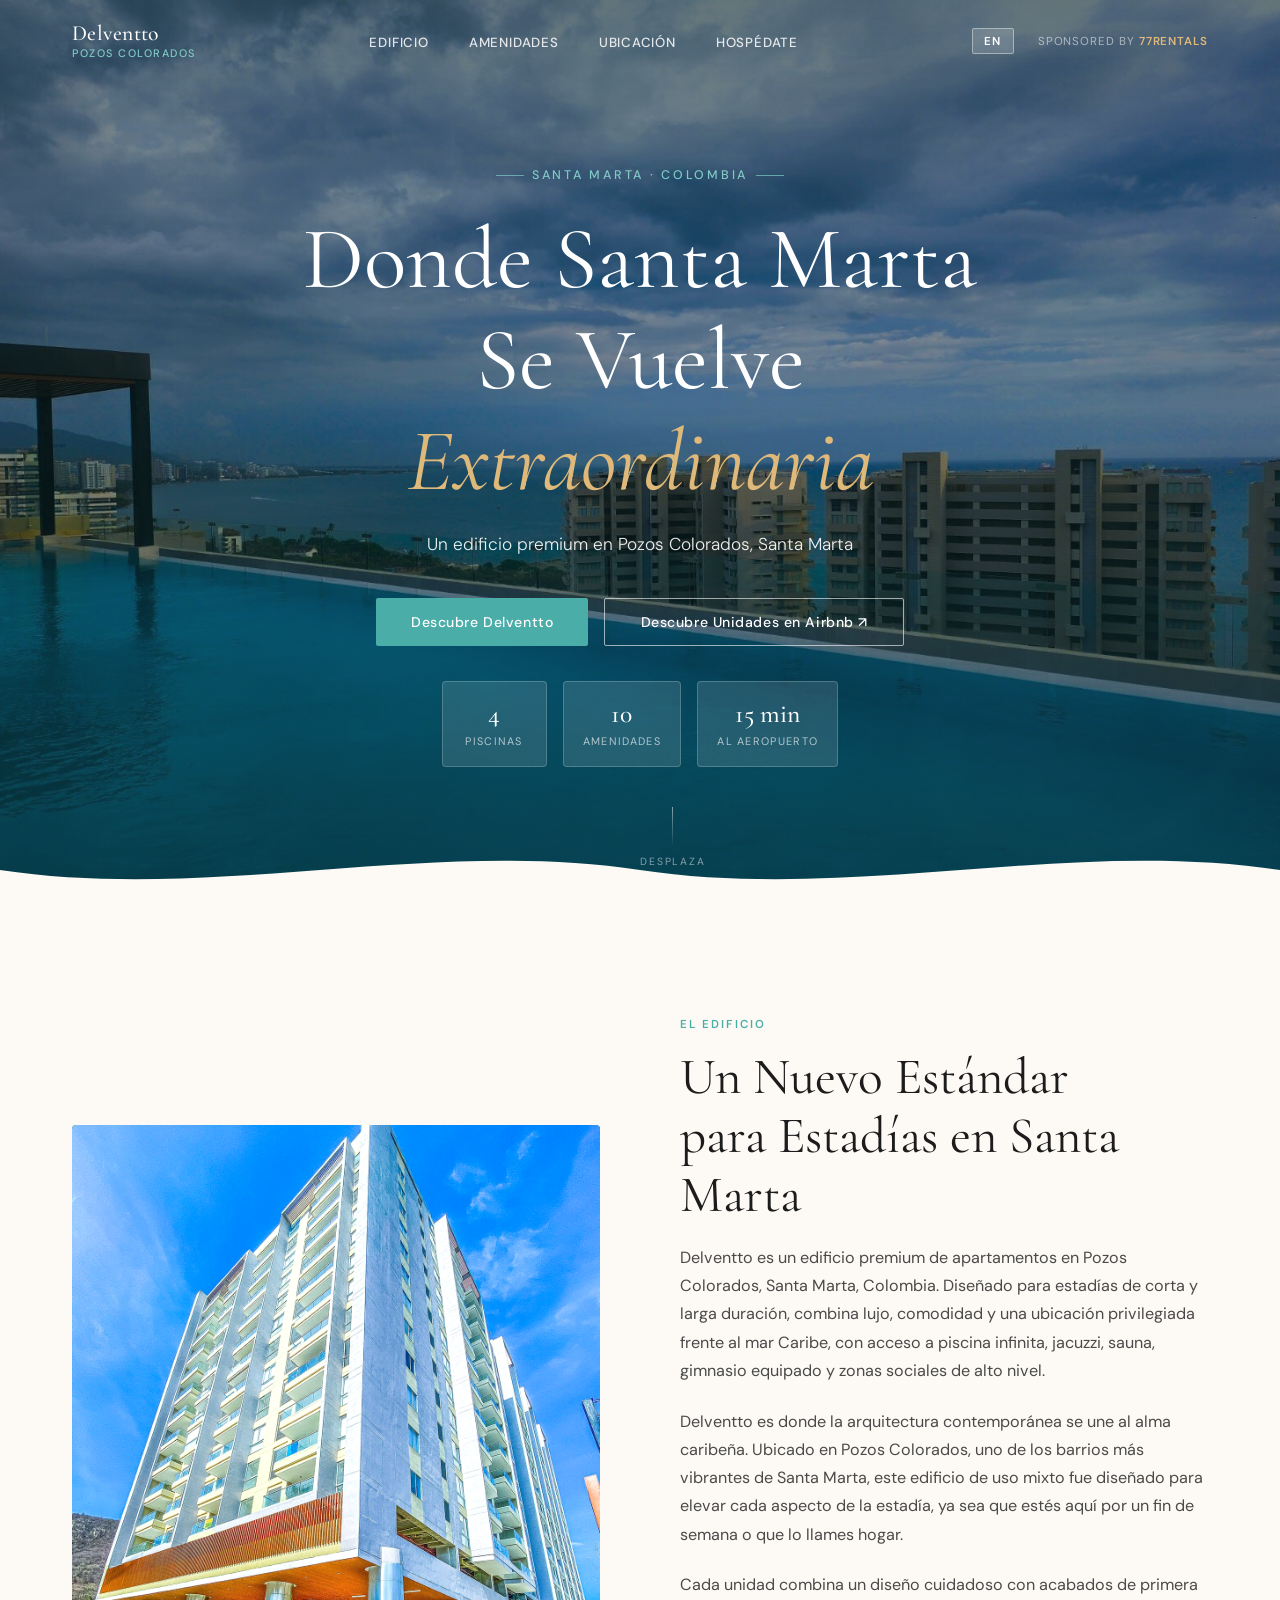
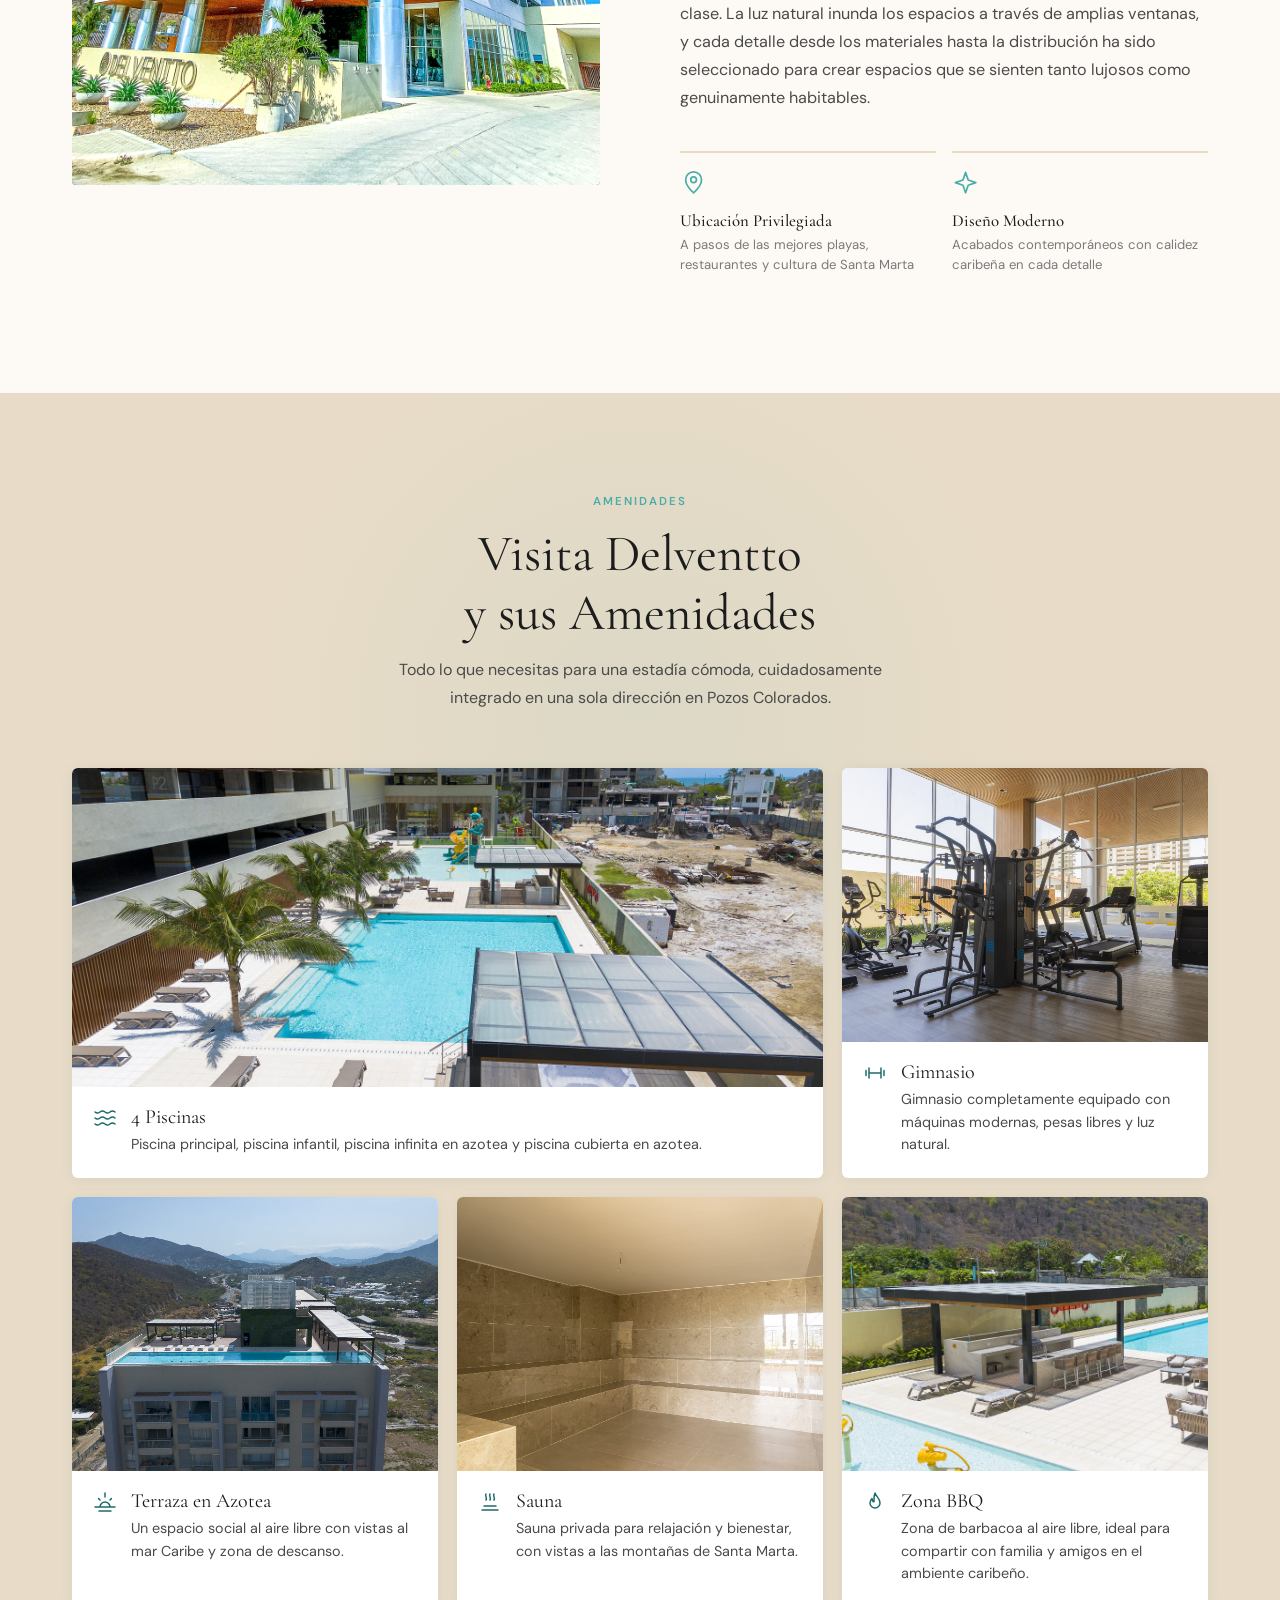
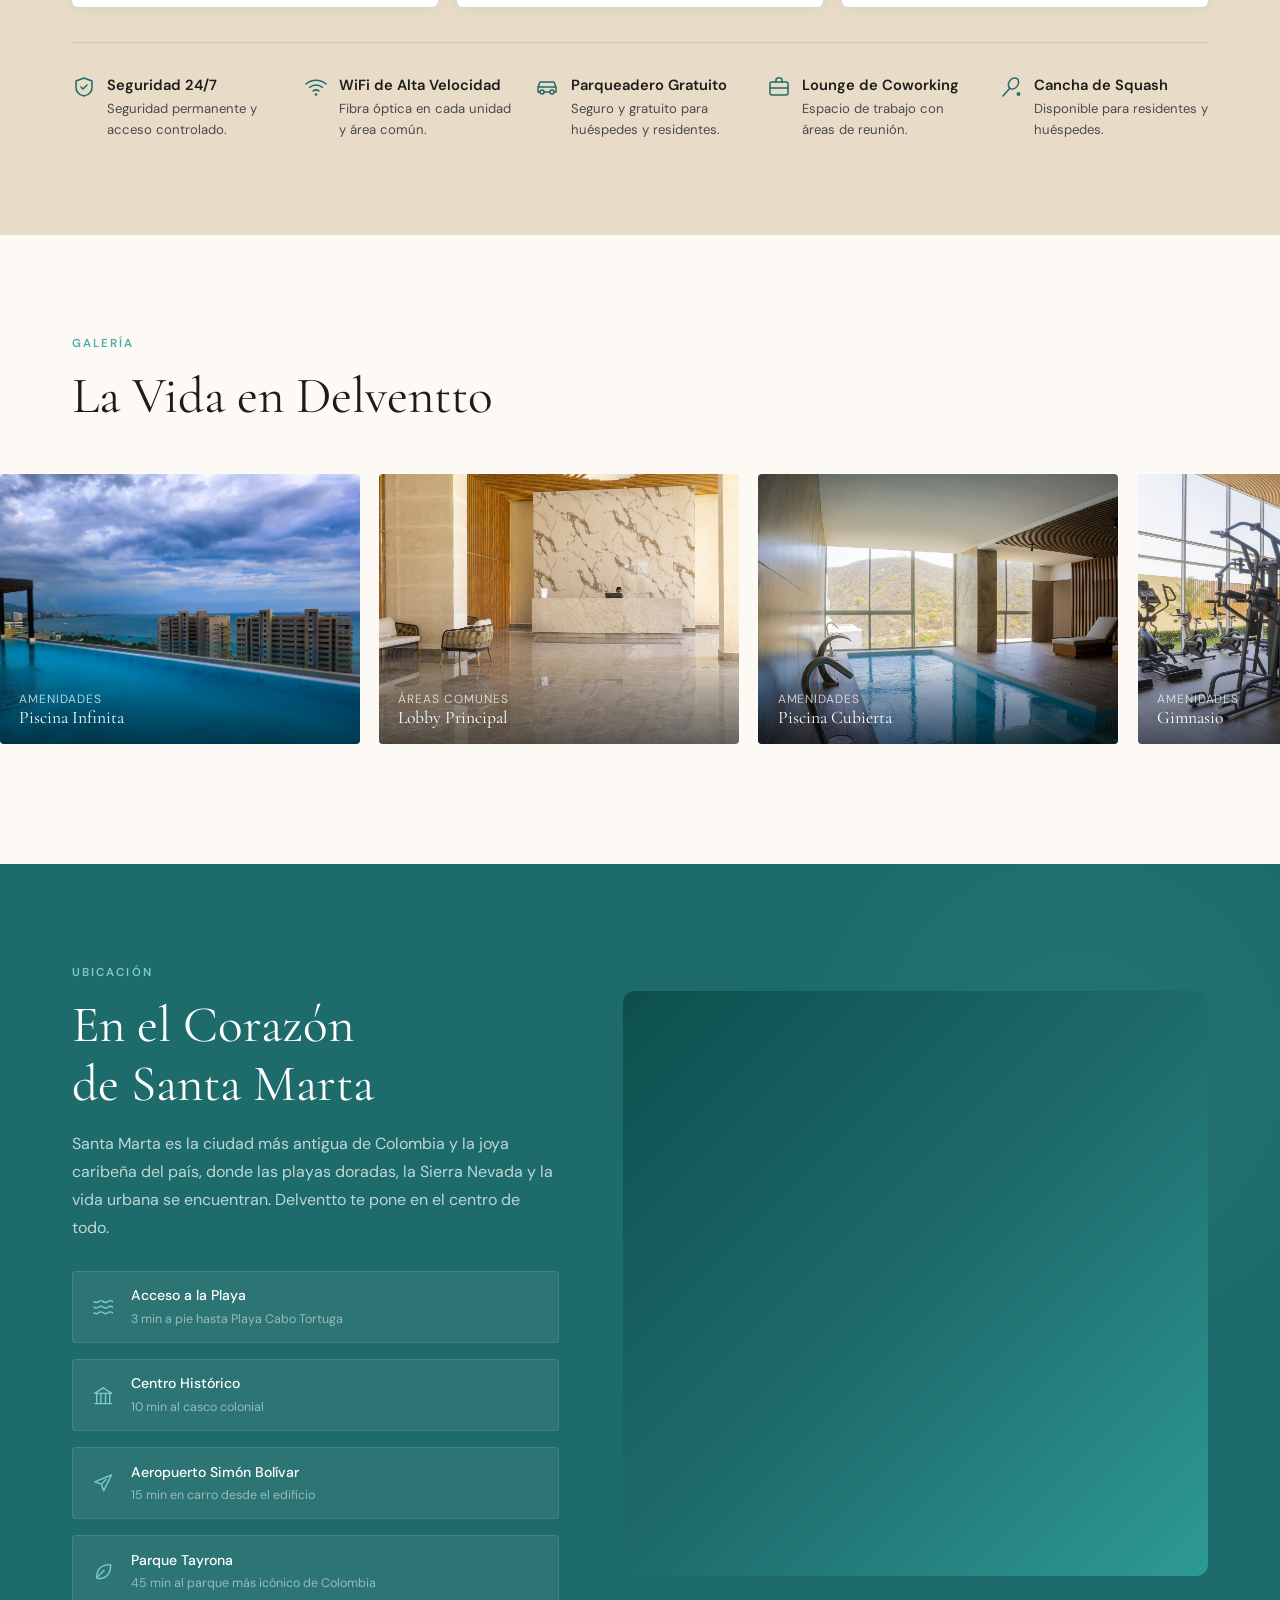
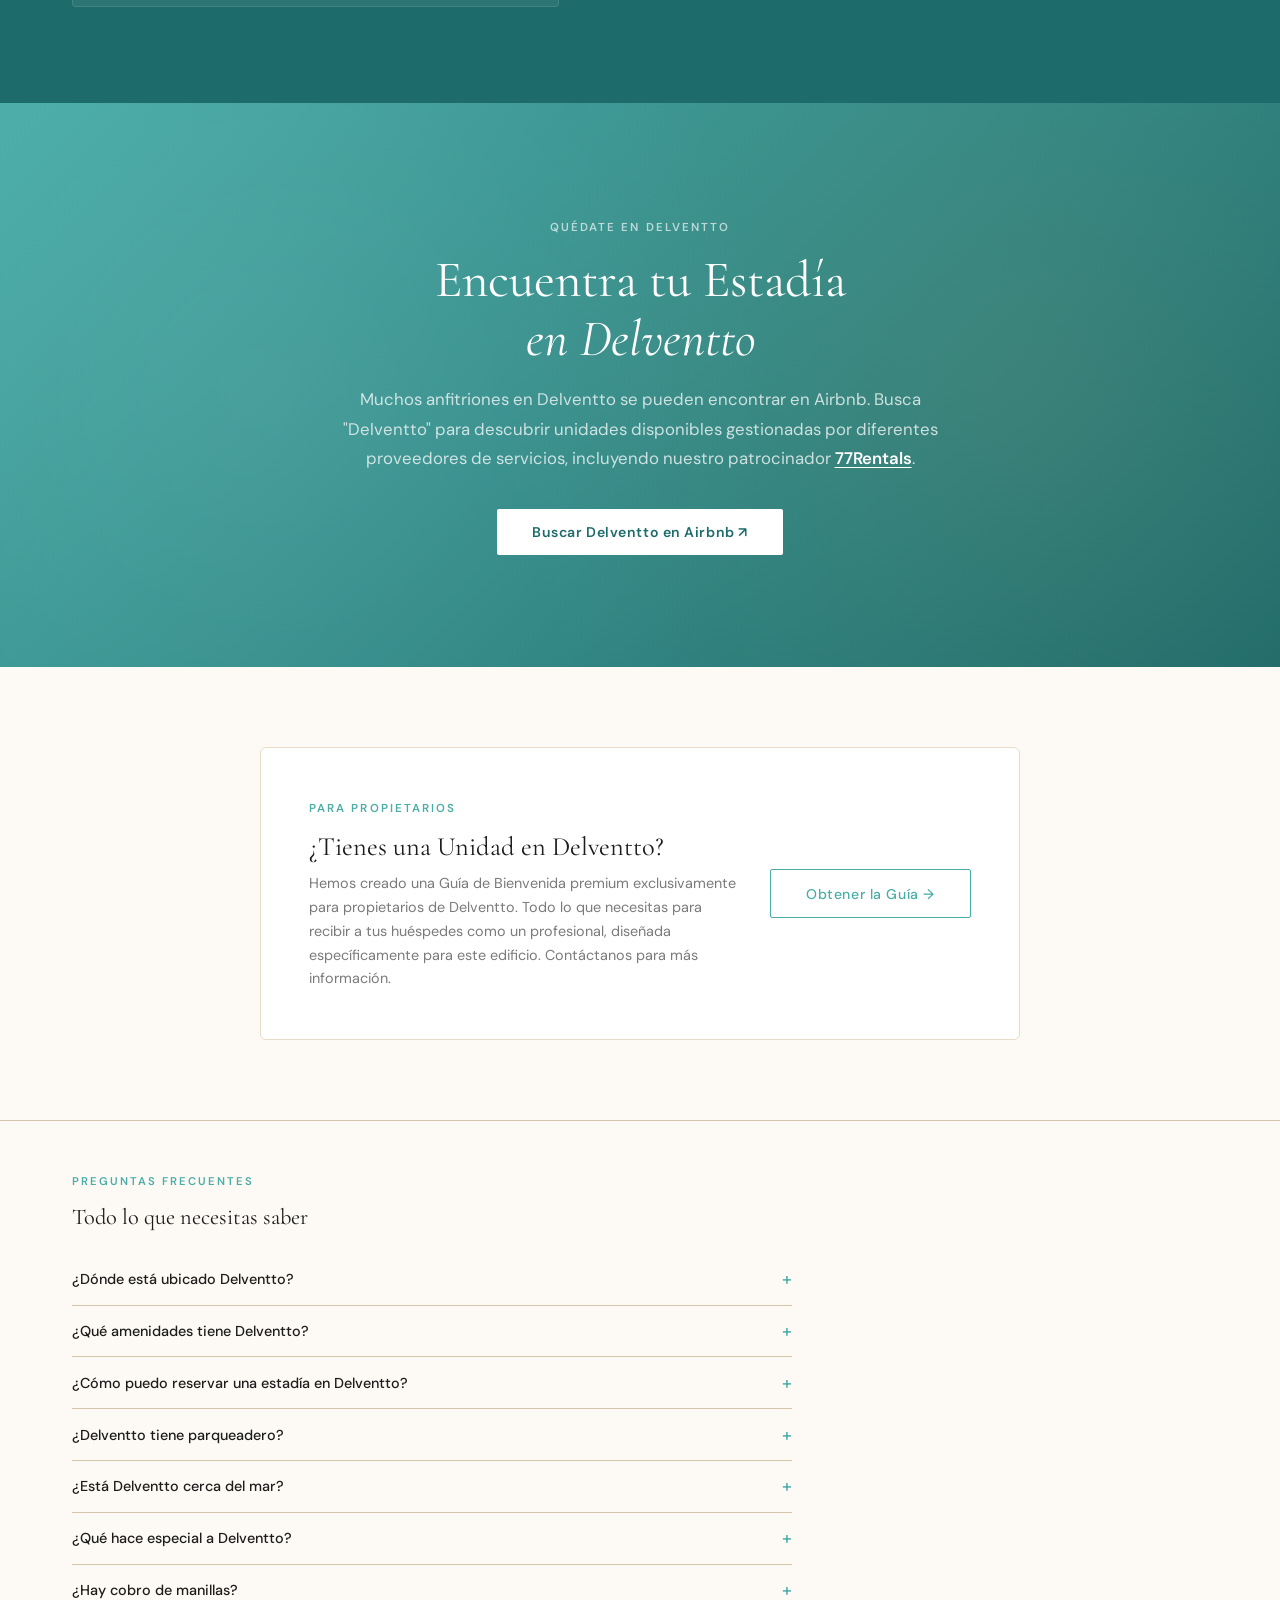
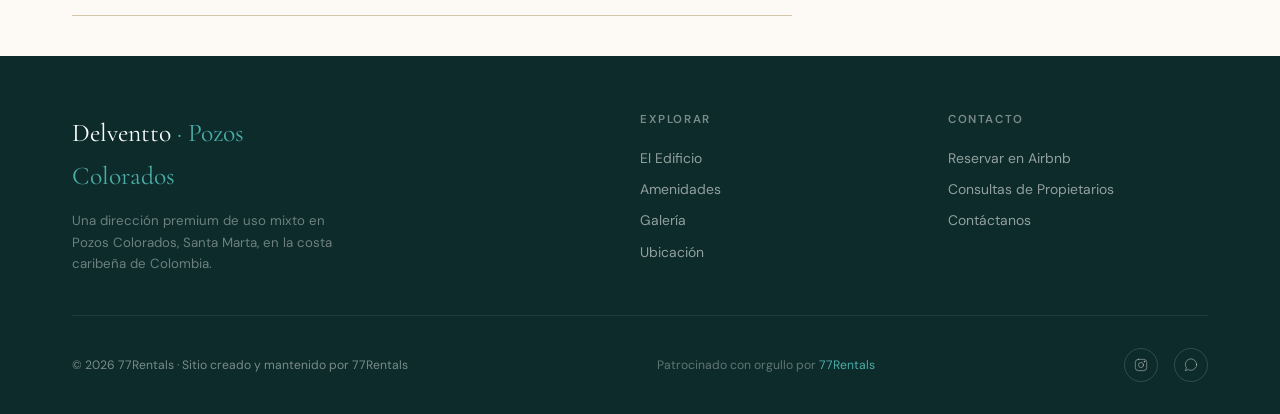
<file: index.html>
<!DOCTYPE html>
<html lang="es">
<head>
  <meta charset="UTF-8">
  <meta name="viewport" content="width=device-width, initial-scale=1.0">
  <title>Delventto Pozos Colorados | Apartamentos en Santa Marta</title>
  <meta name="description" content="Delventto: edificio premium en Pozos Colorados, Santa Marta. Piscina infinita en azotea, jacuzzi, sauna, gimnasio y zona social. Reserva tu estadía en Airbnb.">
  <link rel="canonical" href="https://delventto.cloud/">

  <!-- Open Graph -->
  <meta property="og:type" content="website">
  <meta property="og:url" content="https://delventto.cloud/">
  <meta property="og:title" content="Delventto Pozos Colorados | Santa Marta">
  <meta property="og:description" content="Delventto: edificio premium en Pozos Colorados, Santa Marta. Piscina infinita en azotea, jacuzzi, sauna, gimnasio y zona social. Reserva tu estadía en Airbnb.">
  <meta property="og:image" content="https://delventto.cloud/Images/web/InfinityPool.jpg">
  <meta property="og:locale" content="es_CO">
  <meta property="og:locale:alternate" content="en_US">

  <!-- Twitter Card -->
  <meta name="twitter:card" content="summary_large_image">
  <meta name="twitter:title" content="Delventto Pozos Colorados | Santa Marta">
  <meta name="twitter:description" content="Edificio premium en Pozos Colorados, Santa Marta.">
  <meta name="twitter:image" content="https://delventto.cloud/Images/web/InfinityPool.jpg">

  <link rel="preconnect" href="https://fonts.googleapis.com">
  <link rel="preconnect" href="https://fonts.gstatic.com" crossorigin>
  <link href="https://fonts.googleapis.com/css2?family=Cormorant+Garamond:ital,wght@0,300;0,400;0,500;0,600;1,300;1,400;1,500&family=DM+Sans:opsz,wght@9..40,300;9..40,400;9..40,500;9..40,600&display=swap" rel="stylesheet">
  <link rel="icon" href="favicon.svg" type="image/svg+xml">

  <style>
    :root {
      --cream:      #FDFAF5;
      --sand:       #E8DCC8;
      --sand-mid:   #D4C5A9;
      --turquoise:  #4AADA8;
      --turq-light: #7FCAC6;
      --deep-teal:  #1E6B6B;
      --gold:       #C9A45A;
      --gold-light: #DEB97A;
      --text:       #1C1C1C;
      --text-mid:   #4A4A4A;
      --text-light: #7A7A7A;
      --white:      #FFFFFF;
      --ease:       cubic-bezier(0.4, 0, 0.2, 1);
    }

    *, *::before, *::after { margin: 0; padding: 0; box-sizing: border-box; }

    html { scroll-behavior: smooth; font-size: 16px; }

    body {
      font-family: 'DM Sans', sans-serif;
      background: var(--cream);
      color: var(--text);
      overflow-x: hidden;
      -webkit-font-smoothing: antialiased;
    }

    /* ── SCROLLBAR ─────────────────────────────────── */
    ::-webkit-scrollbar { width: 6px; }
    ::-webkit-scrollbar-track { background: var(--sand); }
    ::-webkit-scrollbar-thumb { background: var(--turquoise); border-radius: 3px; }

    /* ── TYPOGRAPHY ────────────────────────────────── */
    h1, h2, h3, h4 { font-family: 'Cormorant Garamond', serif; font-weight: 400; line-height: 1.15; }
    h1 { font-size: clamp(2.8rem, 7vw, 5.5rem); }
    h2 { font-size: clamp(2rem, 4.5vw, 3.2rem); }
    h3 { font-size: clamp(1.4rem, 2.5vw, 1.9rem); }
    p  { line-height: 1.75; color: var(--text-mid); }
    em { font-style: italic; }
    a  { text-decoration: none; color: inherit; }

    /* ── UTILITIES ─────────────────────────────────── */
    .section-label {
      display: inline-block;
      font-family: 'DM Sans', sans-serif;
      font-size: 0.72rem;
      font-weight: 600;
      letter-spacing: 0.18em;
      text-transform: uppercase;
      color: var(--turquoise);
      margin-bottom: 1rem;
    }
    .container { max-width: 1200px; margin: 0 auto; padding: 0 2rem; }

    .btn-primary {
      display: inline-flex;
      align-items: center;
      gap: 0.5rem;
      background: var(--turquoise);
      color: var(--white);
      padding: 0.9rem 2.2rem;
      border-radius: 2px;
      font-family: 'DM Sans', sans-serif;
      font-size: 0.88rem;
      font-weight: 500;
      letter-spacing: 0.04em;
      transition: background 0.3s var(--ease), transform 0.2s var(--ease), box-shadow 0.3s var(--ease);
    }
    .btn-primary:hover {
      background: var(--deep-teal);
      transform: translateY(-2px);
      box-shadow: 0 8px 24px rgba(74, 173, 168, 0.3);
    }
    .btn-outline {
      display: inline-flex;
      align-items: center;
      gap: 0.5rem;
      border: 1.5px solid rgba(255,255,255,0.6);
      color: var(--white);
      padding: 0.9rem 2.2rem;
      border-radius: 2px;
      font-family: 'DM Sans', sans-serif;
      font-size: 0.88rem;
      font-weight: 500;
      letter-spacing: 0.04em;
      transition: background 0.3s var(--ease), border-color 0.3s var(--ease), transform 0.2s var(--ease);
    }
    .btn-outline:hover {
      background: rgba(255,255,255,0.12);
      border-color: var(--white);
      transform: translateY(-2px);
    }
    .btn-gold {
      display: inline-flex;
      align-items: center;
      gap: 0.5rem;
      background: var(--gold);
      color: var(--white);
      padding: 0.9rem 2.2rem;
      border-radius: 2px;
      font-family: 'DM Sans', sans-serif;
      font-size: 0.88rem;
      font-weight: 500;
      letter-spacing: 0.04em;
      transition: background 0.3s var(--ease), transform 0.2s var(--ease), box-shadow 0.3s var(--ease);
    }
    .btn-gold:hover {
      background: #b8923f;
      transform: translateY(-2px);
      box-shadow: 0 8px 24px rgba(201, 164, 90, 0.35);
    }
    .btn-teal-outline {
      display: inline-flex;
      align-items: center;
      gap: 0.5rem;
      border: 1.5px solid var(--turquoise);
      color: var(--turquoise);
      padding: 0.9rem 2.2rem;
      border-radius: 2px;
      font-family: 'DM Sans', sans-serif;
      font-size: 0.88rem;
      font-weight: 500;
      letter-spacing: 0.04em;
      transition: background 0.3s var(--ease), color 0.3s var(--ease), transform 0.2s var(--ease);
    }
    .btn-teal-outline:hover {
      background: var(--turquoise);
      color: var(--white);
      transform: translateY(-2px);
    }

    /* ── SCROLL FADE IN ────────────────────────────── */
    .fade-in {
      opacity: 0;
      transform: translateY(30px);
      transition: opacity 0.7s var(--ease), transform 0.7s var(--ease);
    }
    .fade-in.visible {
      opacity: 1;
      transform: translateY(0);
    }
    .fade-in-delay-1 { transition-delay: 0.1s; }
    .fade-in-delay-2 { transition-delay: 0.2s; }
    .fade-in-delay-3 { transition-delay: 0.3s; }
    .fade-in-delay-4 { transition-delay: 0.4s; }
    .fade-in-delay-5 { transition-delay: 0.5s; }
    .fade-in-delay-6 { transition-delay: 0.6s; }

    /* ══════════════════════════════════════════════════
       NAV
    ══════════════════════════════════════════════════ */
    #nav {
      position: fixed;
      top: 0; left: 0; right: 0;
      z-index: 100;
      padding: 1.4rem 0;
      transition: background 0.4s var(--ease), backdrop-filter 0.4s var(--ease), padding 0.3s var(--ease), box-shadow 0.4s var(--ease);
    }
    #nav.scrolled {
      background: rgba(253, 250, 245, 0.92);
      backdrop-filter: blur(16px);
      -webkit-backdrop-filter: blur(16px);
      padding: 1rem 0;
      box-shadow: 0 1px 24px rgba(0,0,0,0.06);
    }
    .nav-inner {
      display: flex;
      align-items: center;
      justify-content: space-between;
      max-width: 1200px;
      margin: 0 auto;
      padding: 0 2rem;
    }
    .nav-logo {
      font-family: 'Cormorant Garamond', serif;
      font-size: 1.35rem;
      font-weight: 500;
      color: var(--white);
      letter-spacing: 0.02em;
      line-height: 1.1;
      transition: color 0.4s;
    }
    #nav.scrolled .nav-logo { color: var(--text); }
    .nav-logo span {
      display: block;
      font-size: 0.68rem;
      font-family: 'DM Sans', sans-serif;
      font-weight: 500;
      letter-spacing: 0.14em;
      text-transform: uppercase;
      color: var(--turq-light);
      margin-top: 0.1rem;
    }
    #nav.scrolled .nav-logo span { color: var(--turquoise); }

    .nav-links {
      display: flex;
      align-items: center;
      gap: 2.5rem;
      list-style: none;
    }
    .nav-links a {
      font-size: 0.83rem;
      font-weight: 500;
      letter-spacing: 0.06em;
      text-transform: uppercase;
      color: rgba(255,255,255,0.85);
      transition: color 0.3s;
    }
    .nav-links a:hover { color: var(--white); }
    #nav.scrolled .nav-links a { color: var(--text-mid); }
    #nav.scrolled .nav-links a:hover { color: var(--turquoise); }

    .nav-right {
      display: flex;
      align-items: center;
      gap: 1.5rem;
    }
    .nav-sponsor {
      font-size: 0.72rem;
      letter-spacing: 0.08em;
      text-transform: uppercase;
      color: rgba(255,255,255,0.55);
      transition: color 0.4s;
    }
    .nav-sponsor strong {
      color: var(--gold-light);
      font-weight: 600;
    }
    #nav.scrolled .nav-sponsor { color: var(--text-light); }
    #nav.scrolled .nav-sponsor strong { color: var(--gold); }

    /* Hamburger */
    .nav-hamburger {
      display: none;
      flex-direction: column;
      gap: 5px;
      cursor: pointer;
      padding: 4px;
    }
    .nav-hamburger span {
      width: 24px;
      height: 2px;
      background: var(--white);
      transition: background 0.4s, transform 0.3s;
    }
    #nav.scrolled .nav-hamburger span { background: var(--text); }

    /* Mobile menu */
    .nav-mobile {
      display: none;
      position: fixed;
      top: 0; left: 0; right: 0; bottom: 0;
      background: rgba(30, 107, 107, 0.97);
      z-index: 99;
      flex-direction: column;
      align-items: center;
      justify-content: center;
      gap: 2.5rem;
    }
    .nav-mobile.open { display: flex; }
    .nav-mobile a {
      font-family: 'Cormorant Garamond', serif;
      font-size: 2.2rem;
      color: var(--white);
      letter-spacing: 0.02em;
    }
    .nav-mobile-close {
      position: absolute;
      top: 1rem; right: 1.2rem;
      width: 52px; height: 52px;
      display: flex; align-items: center; justify-content: center;
      font-size: 1.6rem;
      color: var(--white);
      cursor: pointer;
      background: rgba(255,255,255,0.1);
      border: 1.5px solid rgba(255,255,255,0.25);
      border-radius: 50%;
      -webkit-tap-highlight-color: transparent;
      touch-action: manipulation;
      z-index: 110;
    }
    .nav-mobile-close:active {
      background: rgba(255,255,255,0.22);
    }

    /* ══════════════════════════════════════════════════
       HERO
    ══════════════════════════════════════════════════ */
    #hero {
      position: relative;
      width: 100%;
      height: 100vh;
      min-height: 620px;
      overflow: hidden;
      display: flex;
      align-items: center;
      justify-content: center;
    }

    #fluid-canvas {
      position: absolute;
      inset: 0;
      width: 100%;
      height: 100%;
      z-index: 0;
      mix-blend-mode: screen;
      opacity: 0.35;
    }
    .hero-overlay,
    .hero-content,
    .hero-scroll {
      pointer-events: none;
    }
    .hero-content a,
    .hero-content button,
    .hero-ctas a,
    .hero-ctas button,
    .hero-stats {
      pointer-events: auto;
    }

    /* Fallback gradient behind the canvas */
    #hero::before {
      content: '';
      position: absolute;
      inset: 0;
      background:
        url('Images/web/InfinityPool.jpg') center 60% / cover no-repeat,
        linear-gradient(155deg, #0d4f4f 0%, #1e6b6b 30%, #2d9a94 55%, #4aada8 75%, #c9a45a 100%);
      z-index: -1;
    }

    .hero-overlay {
      position: absolute;
      inset: 0;
      background: linear-gradient(to bottom, rgba(9,38,40,0.62) 0%, rgba(9,38,40,0.42) 45%, rgba(9,38,40,0.70) 100%);
      z-index: 1;
    }

    .hero-content {
      position: relative;
      z-index: 2;
      text-align: center;
      color: var(--white);
      padding: 7rem 1.5rem 5rem;
      max-width: 860px;
      display: flex;
      flex-direction: column;
      align-items: center;
    }

    .hero-location {
      display: inline-flex;
      align-items: center;
      gap: 0.5rem;
      font-size: 0.78rem;
      font-weight: 500;
      letter-spacing: 0.22em;
      text-transform: uppercase;
      color: var(--turq-light);
      margin-bottom: 1.4rem;
      opacity: 0;
      animation: fadeUp 0.45s 0.05s var(--ease) forwards;
    }
    .hero-location::before,
    .hero-location::after {
      content: '';
      width: 28px;
      height: 1px;
      background: var(--turq-light);
      opacity: 0.7;
    }

    .hero-content h1 {
      color: var(--white);
      margin-bottom: 1.2rem;
      opacity: 0;
      animation: fadeUp 0.45s 0.10s var(--ease) forwards;
    }
    .hero-content h1 em {
      color: var(--gold-light);
    }

    .hero-sub {
      font-size: 1.08rem;
      font-weight: 300;
      color: rgba(255,255,255,0.92);
      text-shadow: 0 1px 12px rgba(0,0,0,0.35);
      margin-bottom: 2.4rem;
      line-height: 1.6;
      opacity: 0;
      animation: fadeUp 0.45s 0.16s var(--ease) forwards;
    }

    .hero-ctas {
      display: flex;
      gap: 1rem;
      justify-content: center;
      flex-wrap: wrap;
      opacity: 0;
      animation: fadeUp 0.45s 0.22s var(--ease) forwards;
    }

    /* Floating stat cards */
    .hero-stats {
      display: flex;
      gap: 1rem;
      flex-wrap: wrap;
      justify-content: center;
      margin-top: 2.2rem;
      opacity: 0;
      animation: fadeUp 0.45s 0.28s var(--ease) forwards;
    }
    .hero-stat-card {
      background: rgba(255,255,255,0.12);
      backdrop-filter: blur(12px);
      -webkit-backdrop-filter: blur(12px);
      border: 1px solid rgba(255,255,255,0.2);
      border-radius: 4px;
      padding: 1rem 1.2rem;
      text-align: center;
      min-width: 105px;
    }
    .hero-stat-card .stat-num {
      font-family: 'Cormorant Garamond', serif;
      font-size: 1.6rem;
      font-weight: 500;
      color: var(--white);
      display: block;
    }
    .hero-stat-card .stat-label {
      font-size: 0.68rem;
      letter-spacing: 0.12em;
      text-transform: uppercase;
      color: rgba(255,255,255,0.65);
    }

    /* Scroll indicator */
    .hero-scroll {
      position: absolute;
      bottom: 2rem;
      left: 50%;
      transform: translateX(-50%);
      z-index: 2;
      display: flex;
      flex-direction: column;
      align-items: center;
      gap: 0.5rem;
      font-size: 0.65rem;
      letter-spacing: 0.18em;
      text-transform: uppercase;
      color: rgba(255,255,255,0.5);
      opacity: 0;
      animation: fadeUp 0.45s 0.34s var(--ease) forwards;
    }
    .hero-scroll-line {
      width: 1px;
      height: 40px;
      background: linear-gradient(to bottom, rgba(255,255,255,0.5), transparent);
      animation: scrollPulse 2s ease-in-out infinite;
    }

    /* Wave divider */
    .wave-divider {
      position: absolute;
      bottom: -2px;
      left: 0;
      right: 0;
      z-index: 3;
      line-height: 0;
    }
    .wave-divider svg {
      display: block;
      width: 100%;
    }

    @keyframes fadeUp {
      from { opacity: 0; transform: translateY(12px); }
      to   { opacity: 1; transform: translateY(0); }
    }
    @keyframes scrollPulse {
      0%, 100% { opacity: 0.5; transform: scaleY(1); }
      50%       { opacity: 1;   transform: scaleY(1.15); }
    }

    /* ══════════════════════════════════════════════════
       BUILDING OVERVIEW
    ══════════════════════════════════════════════════ */
    #building {
      padding: 7rem 0 6rem;
      background: var(--cream);
    }
    .building-grid {
      display: grid;
      grid-template-columns: 1fr 1fr;
      gap: 5rem;
      align-items: center;
    }
    .building-image {
      position: relative;
      aspect-ratio: 4/5;
      border-radius: 4px;
      overflow: hidden;
      background: linear-gradient(135deg, #2d9a94 0%, #1e6b6b 40%, #c9a45a 100%);
    }
    .building-image img {
      filter: contrast(1.05) brightness(1.02);
    }
    .building-image-accent {
      position: absolute;
      bottom: -1.5rem;
      right: -1.5rem;
      width: 55%;
      aspect-ratio: 4/3;
      border-radius: 4px;
      background: linear-gradient(135deg, #4AADA8 0%, #E8DCC8 100%);
      z-index: -1;
    }
    .building-text { }
    .building-text h2 { margin-bottom: 1.2rem; }
    .building-text p {
      margin-bottom: 1.4rem;
      font-size: 1.01rem;
    }
    .building-pillars {
      display: grid;
      grid-template-columns: 1fr 1fr;
      gap: 1rem;
      margin-top: 2.4rem;
    }
    .pillar {
      border-top: 2px solid var(--sand);
      padding-top: 1rem;
    }
    .pillar-icon {
      font-size: 1.5rem;
      margin-bottom: 0.5rem;
      display: block;
    }
    .pillar h4 {
      font-family: 'Cormorant Garamond', serif;
      font-size: 1.05rem;
      font-weight: 500;
      margin-bottom: 0.3rem;
      color: var(--text);
    }
    .pillar p {
      font-size: 0.82rem;
      color: var(--text-light);
      line-height: 1.5;
    }

    /* ══════════════════════════════════════════════════
       AMENITIES
    ══════════════════════════════════════════════════ */
    #amenities {
      padding: 6rem 0;
      background: var(--sand);
      position: relative;
      overflow: hidden;
    }
    #amenities::before {
      content: '';
      position: absolute;
      top: -80px; left: 50%;
      transform: translateX(-50%);
      width: 800px;
      height: 800px;
      border-radius: 50%;
      background: radial-gradient(circle, rgba(74,173,168,0.08) 0%, transparent 70%);
      pointer-events: none;
    }
    .amenities-header {
      text-align: center;
      margin-bottom: 3.5rem;
    }
    .amenities-header h2 { margin-bottom: 0.8rem; }
    .amenities-header p { max-width: 520px; margin: 0 auto; }

    .icon {
      width: 1.5rem;
      height: 1.5rem;
      flex-shrink: 0;
      fill: none;
      stroke: currentColor;
      stroke-width: 1.5;
      stroke-linecap: round;
      stroke-linejoin: round;
    }
    .pillar-icon .icon { width: 1.7rem; height: 1.7rem; color: var(--turquoise); }
    .location-point-icon .icon { width: 1.4rem; height: 1.4rem; color: var(--turq-light); display: block; }

    .amenities-featured {
      display: grid;
      grid-template-columns: repeat(3, 1fr);
      gap: 1.2rem;
    }
    .amenity-feature {
      background: var(--white);
      border-radius: 6px;
      overflow: hidden;
      box-shadow: 0 2px 14px rgba(30,107,107,0.08);
      transition: transform 0.3s var(--ease), box-shadow 0.3s var(--ease);
    }
    .amenity-feature:hover {
      transform: translateY(-4px);
      box-shadow: 0 14px 36px rgba(30,107,107,0.16);
    }
    .amenity-feature-wide { grid-column: span 2; }
    .amenity-feature-photo {
      aspect-ratio: 4/3;
      background-size: cover;
      background-repeat: no-repeat;
    }
    .amenity-feature { display: flex; flex-direction: column; }
    .amenity-feature-wide .amenity-feature-photo { aspect-ratio: auto; flex: 1; min-height: 280px; }
    .amenity-feature-body {
      display: flex;
      gap: 0.9rem;
      align-items: flex-start;
      padding: 1.2rem 1.3rem 1.4rem;
      color: var(--deep-teal);
    }
    .amenity-feature-body h3 {
      font-size: 1.25rem;
      margin-bottom: 0.25rem;
      color: var(--text);
    }
    .amenity-feature-body p {
      font-size: 0.9rem;
      color: var(--text-mid);
      line-height: 1.55;
    }
    .amenities-list {
      list-style: none;
      display: grid;
      grid-template-columns: repeat(5, 1fr);
      gap: 1.4rem;
      margin-top: 2.2rem;
      padding-top: 2rem;
      border-top: 1px solid rgba(30,107,107,0.15);
    }
    .amenity-item {
      display: flex;
      gap: 0.7rem;
      align-items: flex-start;
      color: var(--deep-teal);
    }
    .amenity-item strong {
      display: block;
      font-size: 0.92rem;
      font-weight: 600;
      color: var(--text);
      margin-bottom: 0.15rem;
    }
    .amenity-item span {
      font-size: 0.82rem;
      color: var(--text-mid);
      line-height: 1.45;
    }

    /* ══════════════════════════════════════════════════
       GALLERY
    ══════════════════════════════════════════════════ */
    #gallery {
      padding: 6rem 0;
      background: var(--cream);
      overflow: hidden;
    }
    .gallery-header {
      padding: 0 2rem;
      max-width: 1200px;
      margin: 0 auto 2.5rem;
    }
    .gallery-track {
      display: flex;
      gap: 1.2rem;
      overflow-x: auto;
      scroll-snap-type: x mandatory;
      padding: 0.5rem 2rem 1.5rem;
      scrollbar-width: thin;
      scrollbar-color: var(--sand-mid) transparent;
      -webkit-overflow-scrolling: touch;
    }
    .gallery-track::-webkit-scrollbar { height: 4px; }
    .gallery-track::-webkit-scrollbar-thumb { background: var(--sand-mid); border-radius: 2px; }
    .gallery-item {
      cursor: zoom-in;
      flex: 0 0 360px;
      scroll-snap-align: start;
      aspect-ratio: 4/3;
      border-radius: 4px;
      position: relative;
      overflow: hidden;
    }
    .gallery-item-bg {
      position: absolute;
      inset: 0;
      transition: transform 0.5s var(--ease);
    }
    .gallery-item:hover .gallery-item-bg { transform: scale(1.04); }
    .gallery-item:nth-child(1) .gallery-item-bg { background: url('Images/web/InfinityPool.jpg') center/cover no-repeat; }
    .gallery-item:nth-child(2) .gallery-item-bg { background: url('Images/web/Lobby.jpg') center/cover no-repeat; }
    .gallery-item:nth-child(3) .gallery-item-bg { background: url('Images/web/RooftopPool.jpg') center/cover no-repeat; }
    .gallery-item:nth-child(4) .gallery-item-bg { background: url('Images/web/Gym.jpg') center/cover no-repeat; }
    .gallery-item:nth-child(5) .gallery-item-bg { background: url('Images/web/Social.jpg') center/cover no-repeat; }
    .gallery-item:nth-child(6) .gallery-item-bg { background: url('Images/web/Rooftop.jpg') center/cover no-repeat; }
    .gallery-item:nth-child(7) .gallery-item-bg { background: url('Images/web/Jacuzzi.jpg') center/cover no-repeat; }
    .gallery-item:nth-child(8) .gallery-item-bg { background: url('Images/web/BuildingAerial.jpg') center/cover no-repeat; }
    .gallery-item:nth-child(9) .gallery-item-bg { background: url('Images/web/Sauna.jpg') center/cover no-repeat; }
    .gallery-item:nth-child(10) .gallery-item-bg { background: url('Images/web/BBQ.jpg') center/cover no-repeat; }
    .gallery-item:nth-child(11) .gallery-item-bg { background: url('Images/web/MainPool.jpg') center/cover no-repeat; }
    .gallery-caption {
      position: absolute;
      bottom: 0; left: 0; right: 0;
      padding: 2rem 1.2rem 1rem;
      background: linear-gradient(to top, rgba(0,0,0,0.55), transparent);
      color: var(--white);
    }
    .gallery-caption span {
      font-size: 0.75rem;
      letter-spacing: 0.08em;
      text-transform: uppercase;
      color: rgba(255,255,255,0.7);
    }
    .gallery-caption h4 {
      font-size: 1.1rem;
      font-weight: 400;
      color: var(--white);
    }
    .lightbox {
      position: fixed;
      inset: 0;
      z-index: 200;
      background: rgba(6,26,27,0.92);
      display: none;
      align-items: center;
      justify-content: center;
      flex-direction: column;
      gap: 1rem;
      padding: 1.5rem;
      cursor: zoom-out;
    }
    .lightbox.open { display: flex; }
    .lightbox img {
      max-width: min(1200px, 100%);
      max-height: 80vh;
      border-radius: 4px;
      box-shadow: 0 20px 60px rgba(0,0,0,0.5);
    }
    .lightbox p {
      font-family: 'Cormorant Garamond', serif;
      font-size: 1.3rem;
      color: var(--white);
    }
    .lightbox button {
      position: absolute;
      top: 1rem; right: 1.2rem;
      background: none;
      border: 0;
      color: var(--white);
      font-size: 1.6rem;
      cursor: pointer;
      padding: 0.5rem;
    }
    .gallery-placeholder-text {
      position: absolute;
      inset: 0;
      display: flex;
      align-items: center;
      justify-content: center;
      font-size: 0.7rem;
      letter-spacing: 0.12em;
      text-transform: uppercase;
      color: rgba(255,255,255,0.35);
    }

    /* ══════════════════════════════════════════════════
       LOCATION
    ══════════════════════════════════════════════════ */
    #location {
      padding: 6rem 0;
      background: var(--deep-teal);
      position: relative;
      overflow: hidden;
      color: var(--white);
    }
    #location::before {
      content: '';
      position: absolute;
      top: -100px; right: -100px;
      width: 600px; height: 600px;
      border-radius: 50%;
      background: radial-gradient(circle, rgba(74,173,168,0.15) 0%, transparent 65%);
    }
    .location-grid {
      display: grid;
      grid-template-columns: 1fr 1.2fr;
      gap: 4rem;
      align-items: center;
    }
    .location-text .section-label { color: var(--turq-light); }
    .location-text h2 { color: var(--white); margin-bottom: 1rem; }
    .location-text p { color: rgba(255,255,255,0.72); margin-bottom: 1.8rem; }
    .location-points {
      display: flex;
      flex-direction: column;
      gap: 1rem;
    }
    .location-point {
      display: flex;
      align-items: center;
      gap: 1rem;
      padding: 0.9rem 1.2rem;
      background: rgba(255,255,255,0.07);
      border: 1px solid rgba(255,255,255,0.1);
      border-radius: 4px;
    }
    .location-point-icon {
      font-size: 1.3rem;
      flex-shrink: 0;
    }
    .location-point-text { }
    .location-point-text strong {
      display: block;
      font-size: 0.88rem;
      font-weight: 500;
      color: var(--white);
      margin-bottom: 0.15rem;
    }
    .location-point-text span {
      font-size: 0.78rem;
      color: rgba(255,255,255,0.5);
    }
    .location-map {
      position: relative;
      aspect-ratio: 1/1;
      border-radius: 4px;
      overflow: hidden;
      background: linear-gradient(135deg, #0d4f4f 0%, #1e6b6b 50%, #2d9a94 100%);
      display: flex;
      align-items: center;
      justify-content: center;
    }
    /* Decorative map dots */
    .map-decoration {
      position: relative;
      width: 100%;
      height: 100%;
    }
    .map-pin {
      position: absolute;
      top: 50%; left: 50%;
      transform: translate(-50%, -60%);
      display: flex;
      flex-direction: column;
      align-items: center;
      gap: 0;
    }
    .map-pin-dot {
      width: 16px; height: 16px;
      border-radius: 50%;
      background: var(--gold);
      box-shadow: 0 0 0 6px rgba(201,164,90,0.25), 0 0 0 12px rgba(201,164,90,0.12);
      animation: pinPulse 2.5s ease-in-out infinite;
    }
    .map-pin-line {
      width: 2px;
      height: 30px;
      background: linear-gradient(to bottom, var(--gold), transparent);
    }
    .map-pin-label {
      background: var(--gold);
      color: var(--white);
      font-size: 0.72rem;
      font-weight: 600;
      letter-spacing: 0.08em;
      padding: 0.3rem 0.8rem;
      border-radius: 2px;
      white-space: nowrap;
    }
    .map-grid-lines {
      position: absolute;
      inset: 0;
      opacity: 0.08;
      background-image:
        linear-gradient(rgba(255,255,255,0.5) 1px, transparent 1px),
        linear-gradient(90deg, rgba(255,255,255,0.5) 1px, transparent 1px);
      background-size: 40px 40px;
    }
    @keyframes pinPulse {
      0%, 100% { box-shadow: 0 0 0 6px rgba(201,164,90,0.25), 0 0 0 12px rgba(201,164,90,0.12); }
      50%       { box-shadow: 0 0 0 10px rgba(201,164,90,0.2),  0 0 0 20px rgba(201,164,90,0.06); }
    }

    /* ══════════════════════════════════════════════════
       STAY HERE CTA
    ══════════════════════════════════════════════════ */
    #stay {
      padding: 7rem 0;
      background: linear-gradient(135deg, var(--turquoise) 0%, var(--deep-teal) 100%);
      text-align: center;
      position: relative;
      overflow: hidden;
    }
    #stay::before {
      content: '';
      position: absolute;
      inset: 0;
      background:
        radial-gradient(circle at 20% 50%, rgba(255,255,255,0.06) 0%, transparent 50%),
        radial-gradient(circle at 80% 50%, rgba(201,164,90,0.1)   0%, transparent 50%);
    }
    .stay-inner {
      position: relative;
      z-index: 1;
      max-width: 680px;
      margin: 0 auto;
      padding: 0 2rem;
    }
    #stay .section-label { color: rgba(255,255,255,0.65); }
    #stay h2 {
      color: var(--white);
      margin-bottom: 1rem;
    }
    #stay p {
      color: rgba(255,255,255,0.75);
      font-size: 1.05rem;
      margin-bottom: 2.2rem;
    }
    .stay-ctas {
      display: flex;
      gap: 1rem;
      justify-content: center;
      flex-wrap: wrap;
    }
    .btn-white {
      display: inline-flex;
      align-items: center;
      gap: 0.5rem;
      background: var(--white);
      color: var(--deep-teal);
      padding: 0.9rem 2.2rem;
      border-radius: 2px;
      font-family: 'DM Sans', sans-serif;
      font-size: 0.88rem;
      font-weight: 600;
      letter-spacing: 0.04em;
      transition: transform 0.2s var(--ease), box-shadow 0.3s var(--ease);
    }
    .btn-white:hover {
      transform: translateY(-2px);
      box-shadow: 0 8px 28px rgba(0,0,0,0.15);
    }
    .stay-sponsor-note {
      margin-top: 2rem;
      font-size: 0.76rem;
      color: rgba(255,255,255,0.45);
      letter-spacing: 0.04em;
    }
    .stay-sponsor-note a {
      color: rgba(255,255,255,0.65);
      text-decoration: underline;
      text-underline-offset: 2px;
    }

    /* ══════════════════════════════════════════════════
       OWNER GUIDE TEASER
    ══════════════════════════════════════════════════ */
    #owners {
      padding: 5rem 0;
      background: var(--cream);
    }
    .owners-card {
      max-width: 760px;
      margin: 0 auto;
      padding: 0 2rem;
      background: var(--white);
      border: 1px solid var(--sand);
      border-radius: 6px;
      padding: 3rem;
      display: grid;
      grid-template-columns: 1fr auto;
      gap: 2rem;
      align-items: center;
    }
    .owners-card-text h3 {
      font-size: 1.65rem;
      margin-bottom: 0.6rem;
      color: var(--text);
    }
    .owners-card-text p {
      font-size: 0.9rem;
      color: var(--text-light);
      line-height: 1.65;
      max-width: 440px;
    }

    /* ══════════════════════════════════════════════════
       FAQ
    ══════════════════════════════════════════════════ */
    #faq {
      background: var(--bg);
      padding: 3rem 0 2.5rem;
      border-top: 1px solid var(--sand-mid);
    }
    #faq .section-label { font-size: 0.7rem; }
    #faq h2 { font-size: 1.4rem; margin-bottom: 1.5rem; }
    .faq-list { max-width: 720px; }
    .faq-item {
      border-bottom: 1px solid var(--sand-mid);
    }
    .faq-q {
      width: 100%;
      background: none;
      border: none;
      padding: 0.9rem 0;
      text-align: left;
      font-family: var(--font-body);
      font-size: 0.9rem;
      font-weight: 500;
      color: var(--text);
      cursor: pointer;
      display: flex;
      justify-content: space-between;
      align-items: center;
      gap: 1rem;
    }
    .faq-q::after {
      content: '+';
      font-size: 1.1rem;
      color: var(--turquoise);
      flex-shrink: 0;
      transition: transform 0.25s;
    }
    .faq-item.open .faq-q::after { transform: rotate(45deg); }
    .faq-a {
      font-size: 0.82rem;
      color: var(--text-light);
      line-height: 1.6;
      max-height: 0;
      overflow: hidden;
      transition: max-height 0.3s ease, padding 0.3s ease;
      padding: 0;
    }
    .faq-item.open .faq-a {
      max-height: 200px;
      padding-bottom: 0.9rem;
    }

    /* ══════════════════════════════════════════════════
       FOOTER
    ══════════════════════════════════════════════════ */
    footer {
      background: #0d2b2b;
      padding: 3.5rem 0 2rem;
    }
    .footer-inner {
      max-width: 1200px;
      margin: 0 auto;
      padding: 0 2rem;
    }
    .footer-top {
      display: grid;
      grid-template-columns: 2fr 1fr 1fr;
      gap: 3rem;
      padding-bottom: 2.5rem;
      border-bottom: 1px solid rgba(255,255,255,0.08);
      margin-bottom: 2rem;
    }
    .footer-brand .footer-logo {
      font-family: 'Cormorant Garamond', serif;
      font-size: 1.6rem;
      color: var(--white);
      margin-bottom: 0.8rem;
    }
    .footer-brand .footer-logo span { color: var(--turquoise); }
    .footer-brand p {
      font-size: 0.83rem;
      color: rgba(255,255,255,0.4);
      line-height: 1.65;
      max-width: 280px;
    }
    .footer-col h5 {
      font-family: 'DM Sans', sans-serif;
      font-size: 0.72rem;
      font-weight: 600;
      letter-spacing: 0.14em;
      text-transform: uppercase;
      color: rgba(255,255,255,0.45);
      margin-bottom: 1.2rem;
    }
    .footer-col ul {
      list-style: none;
      display: flex;
      flex-direction: column;
      gap: 0.65rem;
    }
    .footer-col ul a {
      font-size: 0.87rem;
      color: rgba(255,255,255,0.55);
      transition: color 0.25s;
    }
    .footer-col ul a:hover { color: var(--turquoise); }
    .footer-bottom {
      display: flex;
      align-items: center;
      justify-content: space-between;
      flex-wrap: wrap;
      gap: 1rem;
    }
    .footer-copy {
      font-size: 0.76rem;
      color: rgba(255,255,255,0.45);
    }
    .footer-sponsor {
      font-size: 0.76rem;
      color: rgba(255,255,255,0.35);
    }
    .footer-sponsor a { color: var(--turquoise); transition: color 0.25s; }
    .footer-sponsor a:hover { color: var(--turq-light); }
    .footer-socials {
      display: flex;
      gap: 1rem;
    }
    .footer-social-icon {
      width: 34px; height: 34px;
      border-radius: 50%;
      border: 1px solid rgba(255,255,255,0.15);
      display: flex;
      align-items: center;
      justify-content: center;
      color: rgba(255,255,255,0.4);
      font-size: 0.85rem;
      transition: border-color 0.25s, color 0.25s;
      cursor: pointer;
    }
    .footer-social-icon .icon { width: 1rem; height: 1rem;
    }
    .footer-social-icon:hover {
      border-color: var(--turquoise);
      color: var(--turquoise);
    }

    /* ══════════════════════════════════════════════════
       RESPONSIVE
    ══════════════════════════════════════════════════ */
    .lang-toggle {
      font-family: 'DM Sans', sans-serif;
      font-size: 0.72rem;
      font-weight: 600;
      letter-spacing: 0.12em;
      background: rgba(255,255,255,0.15);
      border: 1.5px solid rgba(255,255,255,0.4);
      color: var(--white);
      padding: 0.3rem 0.7rem;
      border-radius: 2px;
      cursor: pointer;
      transition: background 0.25s, border-color 0.25s, color 0.25s;
    }
    .lang-toggle:hover {
      background: rgba(255,255,255,0.25);
    }
    #nav.scrolled .lang-toggle {
      background: rgba(74,173,168,0.1);
      border-color: var(--turquoise);
      color: var(--turquoise);
    }
    #nav.scrolled .lang-toggle:hover {
      background: rgba(74,173,168,0.2);
    }

    @media (max-width: 1024px) {
      .amenities-featured { grid-template-columns: repeat(2, 1fr); }
      .amenities-list { grid-template-columns: repeat(3, 1fr); }
      .building-pillars { grid-template-columns: 1fr 1fr; }
      .footer-top { grid-template-columns: 1fr 1fr; }
    }
    @media (max-width: 768px) {
      .nav-logo span { display: none; }
      .nav-links, .nav-sponsor { display: none; }
      .hero-scroll { display: none; }
      .hero-stat-card { padding: 0.7rem 1rem; }
      .hero-stats { gap: 0.6rem; }
      .nav-hamburger { display: flex; }
      .building-grid { grid-template-columns: 1fr; gap: 2.5rem; }
      .location-grid { grid-template-columns: 1fr; }
      .location-map { aspect-ratio: 4/3; }
      .amenities-list { grid-template-columns: repeat(2, 1fr); }
      .owners-card { grid-template-columns: 1fr; }
      .footer-top { grid-template-columns: 1fr; gap: 2rem; }
      .footer-bottom { flex-direction: column; align-items: flex-start; }
      .building-pillars { grid-template-columns: 1fr; }
    }
    @media (max-width: 480px) {
      .amenities-featured { grid-template-columns: 1fr; }
      .amenity-feature-wide { grid-column: auto; }
      .amenity-feature-wide .amenity-feature-photo { aspect-ratio: 4/3; flex: none; min-height: 0; }
      .amenities-list { grid-template-columns: 1fr; }
      .gallery-item { flex-basis: 82vw; }
      .hero-ctas { flex-direction: column; align-items: center; }
      .stay-ctas { flex-direction: column; align-items: center; }
    }
    @media (prefers-reduced-motion: reduce) {
      *, *::before, *::after { animation-duration: 0.01s !important; animation-delay: 0s !important; transition-duration: 0.01s !important; }
      .fade-in { opacity: 1; transform: none; }
    }
  </style>
</head>

<body>

  <svg xmlns="http://www.w3.org/2000/svg" style="display:none">
    <defs>
      <symbol id="i-waves" viewBox="0 0 24 24"><path d="M2 6c.6.5 1.2 1 2.5 1C7 7 7 5 9.5 5c2.6 0 2.4 2 5 2 2.5 0 2.5-2 5-2 1.3 0 1.9.5 2.5 1M2 12c.6.5 1.2 1 2.5 1 2.5 0 2.5-2 5-2 2.6 0 2.4 2 5 2 2.5 0 2.5-2 5-2 1.3 0 1.9.5 2.5 1M2 18c.6.5 1.2 1 2.5 1 2.5 0 2.5-2 5-2 2.6 0 2.4 2 5 2 2.5 0 2.5-2 5-2 1.3 0 1.9.5 2.5 1"/></symbol>
      <symbol id="i-gym" viewBox="0 0 24 24"><path d="M6 7v10M3 9.5v5M18 7v10M21 9.5v5M6 12h12"/></symbol>
      <symbol id="i-sunset" viewBox="0 0 24 24"><path d="M12 3v4M5.6 8.6 7 10M18.4 8.6 17 10M2 17h20M7 17a5 5 0 0 1 10 0M6 21h12"/></symbol>
      <symbol id="i-shield" viewBox="0 0 24 24"><path d="M12 3l8 3v6c0 5-3.5 8-8 9-4.5-1-8-4-8-9V6z"/><path d="M9 12l2 2 4-4"/></symbol>
      <symbol id="i-wifi" viewBox="0 0 24 24"><path d="M2 9a15 15 0 0 1 20 0M5.5 12.5a10 10 0 0 1 13 0M9 16a5 5 0 0 1 6 0"/><circle cx="12" cy="19.5" r=".6"/></symbol>
      <symbol id="i-car" viewBox="0 0 24 24"><path d="M5 17H3v-5l2-5h14l2 5v5h-2M4 12h16M9 17h6"/><circle cx="7" cy="17" r="2"/><circle cx="17" cy="17" r="2"/></symbol>
      <symbol id="i-work" viewBox="0 0 24 24"><rect x="3" y="7" width="18" height="13" rx="2"/><path d="M9 7V5a2 2 0 0 1 2-2h2a2 2 0 0 1 2 2v2M3 13h18"/></symbol>
      <symbol id="i-racket" viewBox="0 0 24 24"><ellipse cx="14.5" cy="8.5" rx="4.6" ry="6" transform="rotate(35 14.5 8.5)"/><path d="M10.6 13.6 4 21"/><circle cx="19.5" cy="19" r="1.2"/></symbol>
      <symbol id="i-flame" viewBox="0 0 24 24"><path d="M12 3c1 3.5 5 5 5 10a5 5 0 0 1-10 0c0-2 .8-3.2 2-4.4.2 2 1 3 2 3.2C11 9 10.5 6.5 12 3z"/></symbol>
      <symbol id="i-steam" viewBox="0 0 24 24"><path d="M4 20h16M6 16h12M8 4c-1.5 2 1.5 3.5 0 6M12 4c-1.5 2 1.5 3.5 0 6M16 4c-1.5 2 1.5 3.5 0 6"/></symbol>
      <symbol id="i-pin" viewBox="0 0 24 24"><path d="M12 21s7-6.2 7-11.5a7 7 0 0 0-14 0C5 14.8 12 21 12 21z"/><circle cx="12" cy="9.5" r="2.5"/></symbol>
      <symbol id="i-spark" viewBox="0 0 24 24"><path d="M12 3l2.3 6.7L21 12l-6.7 2.3L12 21l-2.3-6.7L3 12l6.7-2.3z"/></symbol>
      <symbol id="i-landmark" viewBox="0 0 24 24"><path d="M3 21h18M5 21V10M9.5 21V10M14.5 21V10M19 21V10M3 10l9-6 9 6z"/></symbol>
      <symbol id="i-plane" viewBox="0 0 24 24"><path d="M21 3 3 10.5l7 2.5 2.5 7z"/><path d="M10 13l5-5"/></symbol>
      <symbol id="i-leaf" viewBox="0 0 24 24"><path d="M5 19C5 10 10 5 20 5c0 10-5 15-14 15M5 19l8-8"/></symbol>
      <symbol id="i-instagram" viewBox="0 0 24 24"><rect x="3.5" y="3.5" width="17" height="17" rx="4.5"/><circle cx="12" cy="12" r="3.8"/><circle cx="17" cy="7" r=".6"/></symbol>
      <symbol id="i-chat" viewBox="0 0 24 24"><path d="M20.5 11.5a8.5 8.5 0 0 1-12.6 7.4L3.5 20.5l1.6-4.3A8.5 8.5 0 1 1 20.5 11.5z"/></symbol>
    </defs>
  </svg>

  <!-- ═══════════════════ NAV ═══════════════════ -->
  <nav id="nav">
    <div class="nav-inner">
      <a href="#" class="nav-logo">Delventto<br><span>Pozos Colorados</span></a>
      <ul class="nav-links">
        <li><a href="#building" data-es="Edificio" data-en="Building">Edificio</a></li>
        <li><a href="#amenities" data-es="Amenidades" data-en="Amenities">Amenidades</a></li>
        <li><a href="#location" data-es="Ubicación" data-en="Location">Ubicación</a></li>
        <li><a href="#stay" data-es="Hospédate" data-en="Stay Here">Hospédate</a></li>
      </ul>
      <div class="nav-right">
        <button id="langToggle" class="lang-toggle">EN</button>
        <span class="nav-sponsor">Sponsored by <strong>77Rentals</strong></span>
        <div class="nav-hamburger" id="navHamburger" aria-label="Open menu">
          <span></span><span></span><span></span>
        </div>
      </div>
    </div>
  </nav>

  <!-- Mobile Menu -->
  <nav class="nav-mobile" id="navMobile">
    <button class="nav-mobile-close" id="navClose" aria-label="Close menu">✕</button>
    <a href="#building" class="nav-mobile-link" data-es="Edificio" data-en="Building">Edificio</a>
    <a href="#amenities" class="nav-mobile-link" data-es="Amenidades" data-en="Amenities">Amenidades</a>
    <a href="#location" class="nav-mobile-link" data-es="Ubicación" data-en="Location">Ubicación</a>
    <a href="#stay" class="nav-mobile-link" data-es="Hospédate" data-en="Stay Here">Hospédate</a>
    <a href="#owners" class="nav-mobile-link" data-es="Propietarios" data-en="Owners">Propietarios</a>
  </nav>

  <!-- ═══════════════════ HERO ═══════════════════ -->
  <section id="hero">
    <canvas id="fluid-canvas"></canvas>
    <div class="hero-overlay"></div>

    <div class="hero-content">
      <p class="hero-location" data-es="Santa Marta · Colombia" data-en="Santa Marta · Colombia">Santa Marta · Colombia</p>
      <h1 data-es="Donde Santa Marta<br>Se Vuelve <em>Extraordinaria</em>" data-en="Where Santa Marta<br><em>Stays Extraordinary</em>">Donde Santa Marta<br>Se Vuelve <em>Extraordinaria</em></h1>
      <p class="hero-sub" data-es="Un edificio premium en Pozos Colorados, Santa Marta" data-en="A premium building in Pozos Colorados, Santa Marta">Un edificio premium en Pozos Colorados, Santa Marta</p>
      <div class="hero-ctas">
        <a href="#building" class="btn-primary" data-es="Descubre Delventto" data-en="Discover Delventto">Descubre Delventto</a>
        <a href="https://www.airbnb.com.co/" target="_blank" rel="noopener" class="btn-outline" data-es="Descubre Unidades en Airbnb ↗" data-en="Discover Units on Airbnb ↗">Descubre Unidades en Airbnb ↗</a>
      </div>

      <div class="hero-stats">
        <div class="hero-stat-card">
          <span class="stat-num">4</span>
          <span class="stat-label" data-es="Piscinas" data-en="Pools">Piscinas</span>
        </div>
        <div class="hero-stat-card">
          <span class="stat-num">10</span>
          <span class="stat-label" data-es="Amenidades" data-en="Amenities">Amenidades</span>
        </div>
        <div class="hero-stat-card">
          <span class="stat-num">15 min</span>
          <span class="stat-label" data-es="Al Aeropuerto" data-en="To the Airport">Al Aeropuerto</span>
        </div>
      </div>
    </div>

    <div class="hero-scroll">
      <div class="hero-scroll-line"></div>
      <span data-es="Desplaza" data-en="Scroll">Desplaza</span>
    </div>

    <div class="wave-divider">
      <svg viewBox="0 0 1440 72" xmlns="http://www.w3.org/2000/svg" preserveAspectRatio="none">
        <path d="M0,36 C240,72 480,0 720,36 C960,72 1200,0 1440,36 L1440,72 L0,72 Z" fill="#FDFAF5"/>
      </svg>
    </div>
  </section>

  <!-- ═══════════════════ BUILDING ═══════════════════ -->
  <section id="building">
    <div class="container">
      <div class="building-grid">
        <div class="fade-in">
          <div class="building-image">
            <img src="Images/web/Delventto1.jpg" alt="Edificio Delventto en Pozos Colorados, Santa Marta" loading="lazy" style="width: 100%; height: 100%; object-fit: cover; border-radius: 4px;">
            <div class="building-image-accent"></div>
          </div>
        </div>
        <div class="building-text fade-in fade-in-delay-2">
          <span class="section-label" data-es="El Edificio" data-en="The Building">El Edificio</span>
          <h2 data-es="Un Nuevo Estándar<br>para Estadías en Santa Marta" data-en="A New Standard<br>for Santa Marta Stays">Un Nuevo Estándar<br>para Estadías en Santa Marta</h2>
          <p data-es="Delventto es un edificio premium de apartamentos en Pozos Colorados, Santa Marta, Colombia. Diseñado para estadías de corta y larga duración, combina lujo, comodidad y una ubicación privilegiada frente al mar Caribe, con acceso a piscina infinita, jacuzzi, sauna, gimnasio equipado y zonas sociales de alto nivel." data-en="Delventto is a premium apartment building in Pozos Colorados, Santa Marta, Colombia. Designed for short and long-term stays, it combines luxury, comfort, and a privileged location on the Caribbean coast, with access to an infinity pool, jacuzzi, sauna, fully equipped gym, and world-class social areas.">Delventto es un edificio premium de apartamentos en Pozos Colorados, Santa Marta, Colombia. Diseñado para estadías de corta y larga duración, combina lujo, comodidad y una ubicación privilegiada frente al mar Caribe, con acceso a piscina infinita, jacuzzi, sauna, gimnasio equipado y zonas sociales de alto nivel.</p>
          <p data-es="Delventto es donde la arquitectura contemporánea se une al alma caribeña. Ubicado en Pozos Colorados, uno de los barrios más vibrantes de Santa Marta, este edificio de uso mixto fue diseñado para elevar cada aspecto de la estadía, ya sea que estés aquí por un fin de semana o que lo llames hogar." data-en="Delventto is where contemporary architecture meets Caribbean soul. Located in Pozos Colorados, one of Santa Marta's most vibrant neighborhoods, this mixed-use building was designed to elevate every aspect of the stay, whether you're here for a weekend or calling it home.">Delventto es donde la arquitectura contemporánea se une al alma caribeña. Ubicado en Pozos Colorados, uno de los barrios más vibrantes de Santa Marta, este edificio de uso mixto fue diseñado para elevar cada aspecto de la estadía, ya sea que estés aquí por un fin de semana o que lo llames hogar.</p>
          <p data-es="Cada unidad combina un diseño cuidadoso con acabados de primera clase. La luz natural inunda los espacios a través de amplias ventanas, y cada detalle desde los materiales hasta la distribución ha sido seleccionado para crear espacios que se sienten tanto lujosos como genuinamente habitables." data-en="Each unit combines thoughtful design with first-class finishes. Natural light pours through expansive windows, and every detail from the materials to the layout has been selected to create spaces that feel both luxurious and genuinely livable.">Cada unidad combina un diseño cuidadoso con acabados de primera clase. La luz natural inunda los espacios a través de amplias ventanas, y cada detalle desde los materiales hasta la distribución ha sido seleccionado para crear espacios que se sienten tanto lujosos como genuinamente habitables.</p>
          <div class="building-pillars">
            <div class="pillar">
              <span class="pillar-icon"><svg class="icon" aria-hidden="true"><use href="#i-pin"/></svg></span>
              <h4 data-es="Ubicación Privilegiada" data-en="Prime Location">Ubicación Privilegiada</h4>
              <p data-es="A pasos de las mejores playas, restaurantes y cultura de Santa Marta" data-en="Steps from Santa Marta's best beaches, dining, and culture">A pasos de las mejores playas, restaurantes y cultura de Santa Marta</p>
            </div>
            <div class="pillar">
              <span class="pillar-icon"><svg class="icon" aria-hidden="true"><use href="#i-spark"/></svg></span>
              <h4 data-es="Diseño Moderno" data-en="Modern Design">Diseño Moderno</h4>
              <p data-es="Acabados contemporáneos con calidez caribeña en cada detalle" data-en="Contemporary finishes with Caribbean warmth throughout">Acabados contemporáneos con calidez caribeña en cada detalle</p>
            </div>
          </div>
        </div>
      </div>
    </div>
  </section>

  <!-- ═══════════════════ AMENITIES ═══════════════════ -->
  <section id="amenities">
    <div class="container">
      <div class="amenities-header fade-in">
        <span class="section-label" data-es="Amenidades" data-en="Amenities">Amenidades</span>
        <h2 data-es="Visita Delventto<br>y sus Amenidades" data-en="Visit Delventto<br>and Its Amenities">Visita Delventto<br>y sus Amenidades</h2>
        <p data-es="Todo lo que necesitas para una estadía cómoda, cuidadosamente integrado en una sola dirección en Pozos Colorados." data-en="Everything you need for a comfortable stay, thoughtfully built into one address in Pozos Colorados.">Todo lo que necesitas para una estadía cómoda, cuidadosamente integrado en una sola dirección en Pozos Colorados.</p>
      </div>
      <div class="amenities-featured">
        <article class="amenity-feature amenity-feature-wide fade-in">
          <div class="amenity-feature-photo" role="img" aria-label="Piscina principal de Delventto" style="background-image:url('Images/web/MainPool.jpg');background-position:center;"></div>
          <div class="amenity-feature-body">
            <svg class="icon" aria-hidden="true"><use href="#i-waves"/></svg>
            <div>
              <h3 data-es="4 Piscinas" data-en="4 Swimming Pools">4 Piscinas</h3>
              <p data-es="Piscina principal, piscina infantil, piscina infinita en azotea y piscina cubierta en azotea." data-en="Main pool, kids pool, infinity rooftop pool, and indoor rooftop pool.">Piscina principal, piscina infantil, piscina infinita en azotea y piscina cubierta en azotea.</p>
            </div>
          </div>
        </article>
        <article class="amenity-feature fade-in">
          <div class="amenity-feature-photo" role="img" aria-label="Gimnasio de Delventto" style="background-image:url('Images/web/Gym.jpg');background-position:center;"></div>
          <div class="amenity-feature-body">
            <svg class="icon" aria-hidden="true"><use href="#i-gym"/></svg>
            <div>
              <h3 data-es="Gimnasio" data-en="Fitness Center">Gimnasio</h3>
              <p data-es="Gimnasio completamente equipado con máquinas modernas, pesas libres y luz natural." data-en="Fully equipped gym with modern machines, free weights, and natural light.">Gimnasio completamente equipado con máquinas modernas, pesas libres y luz natural.</p>
            </div>
          </div>
        </article>
        <article class="amenity-feature fade-in">
          <div class="amenity-feature-photo" role="img" aria-label="Terraza en la azotea de Delventto" style="background-image:url('Images/web/Rooftop.jpg');background-position:center;"></div>
          <div class="amenity-feature-body">
            <svg class="icon" aria-hidden="true"><use href="#i-sunset"/></svg>
            <div>
              <h3 data-es="Terraza en Azotea" data-en="Rooftop Terrace">Terraza en Azotea</h3>
              <p data-es="Un espacio social al aire libre con vistas al mar Caribe y zona de descanso." data-en="An open-air social space with Caribbean sea views and lounge seating.">Un espacio social al aire libre con vistas al mar Caribe y zona de descanso.</p>
            </div>
          </div>
        </article>
        <article class="amenity-feature fade-in">
          <div class="amenity-feature-photo" role="img" aria-label="Sauna de Delventto" style="background-image:url('Images/web/Sauna.jpg');background-position:center;"></div>
          <div class="amenity-feature-body">
            <svg class="icon" aria-hidden="true"><use href="#i-steam"/></svg>
            <div>
              <h3 data-es="Sauna" data-en="Sauna">Sauna</h3>
              <p data-es="Sauna privada para relajación y bienestar, con vistas a las montañas de Santa Marta." data-en="Private sauna for relaxation and wellness, with views of the Santa Marta mountains.">Sauna privada para relajación y bienestar, con vistas a las montañas de Santa Marta.</p>
            </div>
          </div>
        </article>
        <article class="amenity-feature fade-in">
          <div class="amenity-feature-photo" role="img" aria-label="Zona BBQ de Delventto" style="background-image:url('Images/web/BBQ.jpg');background-position:center;"></div>
          <div class="amenity-feature-body">
            <svg class="icon" aria-hidden="true"><use href="#i-flame"/></svg>
            <div>
              <h3 data-es="Zona BBQ" data-en="BBQ Zone">Zona BBQ</h3>
              <p data-es="Zona de barbacoa al aire libre, ideal para compartir con familia y amigos en el ambiente caribeño." data-en="Outdoor BBQ area, perfect for gathering with family and friends in the Caribbean setting.">Zona de barbacoa al aire libre, ideal para compartir con familia y amigos en el ambiente caribeño.</p>
            </div>
          </div>
        </article>
      </div>
      <ul class="amenities-list fade-in">
        <li class="amenity-item">
          <svg class="icon" aria-hidden="true"><use href="#i-shield"/></svg>
          <div>
            <strong data-es="Seguridad 24/7" data-en="24/7 Security">Seguridad 24/7</strong>
            <span data-es="Seguridad permanente y acceso controlado." data-en="Round-the-clock security and controlled access.">Seguridad permanente y acceso controlado.</span>
          </div>
        </li>
        <li class="amenity-item">
          <svg class="icon" aria-hidden="true"><use href="#i-wifi"/></svg>
          <div>
            <strong data-es="WiFi de Alta Velocidad" data-en="High-Speed WiFi">WiFi de Alta Velocidad</strong>
            <span data-es="Fibra óptica en cada unidad y área común." data-en="Fiber in every unit and common area.">Fibra óptica en cada unidad y área común.</span>
          </div>
        </li>
        <li class="amenity-item">
          <svg class="icon" aria-hidden="true"><use href="#i-car"/></svg>
          <div>
            <strong data-es="Parqueadero Gratuito" data-en="Free Parking">Parqueadero Gratuito</strong>
            <span data-es="Seguro y gratuito para huéspedes y residentes." data-en="Secure and free for guests and residents.">Seguro y gratuito para huéspedes y residentes.</span>
          </div>
        </li>
        <li class="amenity-item">
          <svg class="icon" aria-hidden="true"><use href="#i-work"/></svg>
          <div>
            <strong data-es="Lounge de Coworking" data-en="Co-working Lounge">Lounge de Coworking</strong>
            <span data-es="Espacio de trabajo con áreas de reunión." data-en="A dedicated workspace with meeting areas.">Espacio de trabajo con áreas de reunión.</span>
          </div>
        </li>
        <li class="amenity-item">
          <svg class="icon" aria-hidden="true"><use href="#i-racket"/></svg>
          <div>
            <strong data-es="Cancha de Squash" data-en="Squash Court">Cancha de Squash</strong>
            <span data-es="Disponible para residentes y huéspedes." data-en="Available for residents and guests.">Disponible para residentes y huéspedes.</span>
          </div>
        </li>
      </ul>
    </div>
  </section>

  <!-- ═══════════════════ GALLERY ═══════════════════ -->
  <section id="gallery">
    <div class="gallery-header fade-in">
      <span class="section-label" data-es="Galería" data-en="Gallery">Galería</span>
      <h2 data-es="La Vida en Delventto" data-en="Life at Delventto">La Vida en Delventto</h2>
    </div>
    <div class="gallery-track">
      <div class="gallery-item">
        <div class="gallery-item-bg"></div>
        <div class="gallery-caption">
          <span data-es="Amenidades" data-en="Amenities">Amenidades</span>
          <h4 data-es="Piscina Infinita" data-en="Infinity Pool">Piscina Infinita</h4>
        </div>
      </div>
      <div class="gallery-item">
        <div class="gallery-item-bg"></div>
        <div class="gallery-caption">
          <span data-es="Áreas Comunes" data-en="Common Areas">Áreas Comunes</span>
          <h4 data-es="Lobby Principal" data-en="Grand Lobby">Lobby Principal</h4>
        </div>
      </div>
      <div class="gallery-item">
        <div class="gallery-item-bg"></div>
        <div class="gallery-caption">
          <span data-es="Amenidades" data-en="Amenities">Amenidades</span>
          <h4 data-es="Piscina Cubierta" data-en="Indoor Pool">Piscina Cubierta</h4>
        </div>
      </div>
      <div class="gallery-item">
        <div class="gallery-item-bg"></div>
        <div class="gallery-caption">
          <span data-es="Amenidades" data-en="Amenities">Amenidades</span>
          <h4 data-es="Gimnasio" data-en="Gym">Gimnasio</h4>
        </div>
      </div>
      <div class="gallery-item">
        <div class="gallery-item-bg"></div>
        <div class="gallery-caption">
          <span data-es="Amenidades" data-en="Amenities">Amenidades</span>
          <h4 data-es="Zona Social" data-en="Social Area">Zona Social</h4>
        </div>
      </div>
      <div class="gallery-item">
        <div class="gallery-item-bg"></div>
        <div class="gallery-caption">
          <span data-es="Arquitectura" data-en="Architecture">Arquitectura</span>
          <h4 data-es="Rooftop" data-en="Rooftop">Rooftop</h4>
        </div>
      </div>
      <div class="gallery-item">
        <div class="gallery-item-bg"></div>
        <div class="gallery-caption">
          <span data-es="Amenidades" data-en="Amenities">Amenidades</span>
          <h4 data-es="Jacuzzi" data-en="Jacuzzi">Jacuzzi</h4>
        </div>
      </div>
      <div class="gallery-item">
        <div class="gallery-item-bg"></div>
        <div class="gallery-caption">
          <span data-es="Arquitectura" data-en="Architecture">Arquitectura</span>
          <h4 data-es="Vista Aérea" data-en="Aerial View">Vista Aérea</h4>
        </div>
      </div>
      <div class="gallery-item">
        <div class="gallery-item-bg"></div>
        <div class="gallery-caption">
          <span data-es="Amenidades" data-en="Amenities">Amenidades</span>
          <h4 data-es="Sauna" data-en="Sauna">Sauna</h4>
        </div>
      </div>
      <div class="gallery-item">
        <div class="gallery-item-bg"></div>
        <div class="gallery-caption">
          <span data-es="Amenidades" data-en="Amenities">Amenidades</span>
          <h4 data-es="Zona BBQ" data-en="BBQ Zone">Zona BBQ</h4>
        </div>
      </div>
      <div class="gallery-item">
        <div class="gallery-item-bg"></div>
        <div class="gallery-caption">
          <span data-es="Amenidades" data-en="Amenities">Amenidades</span>
          <h4 data-es="Piscina Principal" data-en="Main Pool">Piscina Principal</h4>
        </div>
      </div>
    </div>
  </section>

  <!-- ═══════════════════ LOCATION ═══════════════════ -->
  <section id="location">
    <div class="container">
      <div class="location-grid">
        <div class="location-text fade-in">
          <span class="section-label" data-es="Ubicación" data-en="Location">Ubicación</span>
          <h2 data-es="En el Corazón<br>de Santa Marta" data-en="In the Heart<br>of Santa Marta">En el Corazón<br>de Santa Marta</h2>
          <p data-es="Santa Marta es la ciudad más antigua de Colombia y la joya caribeña del país, donde las playas doradas, la Sierra Nevada y la vida urbana se encuentran. Delventto te pone en el centro de todo." data-en="Santa Marta is Colombia's oldest city and its Caribbean crown jewel, where golden beaches, the Sierra Nevada mountains, and vibrant city life converge. Delventto puts you at the center of it all.">Santa Marta es la ciudad más antigua de Colombia y la joya caribeña del país, donde las playas doradas, la Sierra Nevada y la vida urbana se encuentran. Delventto te pone en el centro de todo.</p>
          <div class="location-points">
            <div class="location-point">
              <span class="location-point-icon"><svg class="icon" aria-hidden="true"><use href="#i-waves"/></svg></span>
              <div class="location-point-text">
                <strong data-es="Acceso a la Playa" data-en="Beach Access">Acceso a la Playa</strong>
                <span data-es="3 min a pie hasta Playa Cabo Tortuga" data-en="3 min walk to Cabo Tortuga Beach">3 min a pie hasta Playa Cabo Tortuga</span>
              </div>
            </div>
            <div class="location-point">
              <span class="location-point-icon"><svg class="icon" aria-hidden="true"><use href="#i-landmark"/></svg></span>
              <div class="location-point-text">
                <strong data-es="Centro Histórico" data-en="Historic Center">Centro Histórico</strong>
                <span data-es="10 min al casco colonial" data-en="10 min to the colonial Old Town">10 min al casco colonial</span>
              </div>
            </div>
            <div class="location-point">
              <span class="location-point-icon"><svg class="icon" aria-hidden="true"><use href="#i-plane"/></svg></span>
              <div class="location-point-text">
                <strong data-es="Aeropuerto Simón Bolívar" data-en="Simón Bolívar Airport">Aeropuerto Simón Bolívar</strong>
                <span data-es="15 min en carro desde el edificio" data-en="15 min drive from the building">15 min en carro desde el edificio</span>
              </div>
            </div>
            <div class="location-point">
              <span class="location-point-icon"><svg class="icon" aria-hidden="true"><use href="#i-leaf"/></svg></span>
              <div class="location-point-text">
                <strong data-es="Parque Tayrona" data-en="Tayrona National Park">Parque Tayrona</strong>
                <span data-es="45 min al parque más icónico de Colombia" data-en="45 min to Colombia's most iconic park">45 min al parque más icónico de Colombia</span>
              </div>
            </div>
          </div>
        </div>
        <div class="fade-in fade-in-delay-2">
          <div class="location-map" style="overflow:hidden;border-radius:12px;">
            <iframe src="https://www.google.com/maps/embed?pb=!1m18!1m12!1m3!1d3914.1671667442847!2d-74.2335392!3d11.1752557!2m3!1f0!2f0!3f0!3m2!1i1024!2i768!4f13.1!3m3!1m2!1s0x8ef459007afdae0d%3A0xba7e6bab91a44a8a!2sEdificio%20Delventto!5e0!3m2!1ses-419!2sco!4v1781658148518!5m2!1ses-419!2sco" width="100%" height="100%" style="border:0;display:block;" allowfullscreen="" loading="lazy" referrerpolicy="no-referrer-when-downgrade"></iframe>
          </div>
        </div>
      </div>
    </div>
  </section>

  <!-- ═══════════════════ STAY CTA ═══════════════════ -->
  <section id="stay">
    <div class="stay-inner">
      <span class="section-label fade-in" data-es="Quédate en Delventto" data-en="Stay at Delventto">Quédate en Delventto</span>
      <h2 class="fade-in fade-in-delay-1" data-es="Encuentra tu Estadía<br><em>en Delventto</em>" data-en="Find Your Stay<br><em>at Delventto</em>">Encuentra tu Estadía<br><em>en Delventto</em></h2>
      <p class="fade-in fade-in-delay-2" data-es='Muchos anfitriones en Delventto se pueden encontrar en Airbnb. Busca "Delventto" para descubrir unidades disponibles gestionadas por diferentes proveedores de servicios, incluyendo nuestro patrocinador <a href="https://77rentals.com/" target="_blank" rel="noopener" style="color:#fff;font-weight:600;text-decoration:underline;text-underline-offset:3px;">77Rentals</a>.' data-en='Many hosts at Delventto can be found on Airbnb. Search "Delventto" to discover available units managed by different service providers, including our sponsor <a href="https://77rentals.com/" target="_blank" rel="noopener" style="color:#fff;font-weight:600;text-decoration:underline;text-underline-offset:3px;">77Rentals</a>.'>Muchos anfitriones en Delventto se pueden encontrar en Airbnb. Busca "Delventto" para descubrir unidades disponibles gestionadas por diferentes proveedores de servicios, incluyendo nuestro patrocinador <a href="https://77rentals.com/" target="_blank" rel="noopener" style="color:#fff;font-weight:600;text-decoration:underline;text-underline-offset:3px;">77Rentals</a>.</p>
      <div class="stay-ctas fade-in fade-in-delay-3">
        <a href="https://www.airbnb.com.co/" target="_blank" rel="noopener" class="btn-white" data-es="Buscar Delventto en Airbnb ↗" data-en="Search Delventto on Airbnb ↗">Buscar Delventto en Airbnb ↗</a>
      </div>
    </div>
  </section>

  <!-- ═══════════════════ OWNERS ═══════════════════ -->
  <section id="owners">
    <div class="container">
      <div class="owners-card fade-in">
        <div class="owners-card-text">
          <span class="section-label" data-es="Para Propietarios" data-en="For Property Owners">Para Propietarios</span>
          <h3 data-es="¿Tienes una Unidad en Delventto?" data-en="Own a Unit at Delventto?">¿Tienes una Unidad en Delventto?</h3>
          <p data-es="Hemos creado una Guía de Bienvenida premium exclusivamente para propietarios de Delventto. Todo lo que necesitas para recibir a tus huéspedes como un profesional, diseñada específicamente para este edificio. Contáctanos para más información." data-en="We've created a premium Welcome Guide exclusively for Delventto property owners. Everything you need to host your guests like a pro, crafted for this building specifically. Inquire to learn more.">Hemos creado una Guía de Bienvenida premium exclusivamente para propietarios de Delventto. Todo lo que necesitas para recibir a tus huéspedes como un profesional, diseñada específicamente para este edificio. Contáctanos para más información.</p>
        </div>
        <a href="mailto:team@77rentals.com?subject=Delventto Welcome Guide" class="btn-teal-outline" style="flex-shrink:0;" data-es="Obtener la Guía →" data-en="Get the Guide →">Obtener la Guía →</a>
      </div>
    </div>
  </section>

  <!-- ═══════════════════ FAQ ═══════════════════ -->
  <section id="faq">
    <div class="container">
      <span class="section-label" data-es="Preguntas Frecuentes" data-en="FAQ">Preguntas Frecuentes</span>
      <h2 data-es="Todo lo que necesitas saber" data-en="Everything you need to know">Todo lo que necesitas saber</h2>
      <div class="faq-list">
        <div class="faq-item">
          <button class="faq-q" data-es="¿Dónde está ubicado Delventto?" data-en="Where is Delventto located?">¿Dónde está ubicado Delventto?</button>
          <div class="faq-a" data-es="En Pozos Colorados, Santa Marta, Colombia, a 5 minutos caminando de la playa Cabo Tortuga y a 15 minutos en carro del aeropuerto internacional." data-en="In Pozos Colorados, Santa Marta, Colombia, a 5-minute walk from Cabo Tortuga beach and 15 minutes by car from the international airport.">En Pozos Colorados, Santa Marta, Colombia, a 5 minutos caminando de la playa Cabo Tortuga y a 15 minutos en carro del aeropuerto internacional.</div>
        </div>
        <div class="faq-item">
          <button class="faq-q" data-es="¿Qué amenidades tiene Delventto?" data-en="What amenities does Delventto have?">¿Qué amenidades tiene Delventto?</button>
          <div class="faq-a" data-es="Piscina infinita en azotea, jacuzzi, sauna, gimnasio completamente equipado, zona BBQ, rooftop, piscina en primer piso, piscina para niños, piscina climatizada, campo de squash, coworking y sala de descanso." data-en="Rooftop infinity pool, jacuzzi, sauna, fully equipped gym, BBQ zone, rooftop terrace, ground-floor pool, kids pool, heated pool, squash court, coworking space, and lounge area.">Piscina infinita en azotea, jacuzzi, sauna, gimnasio completamente equipado, zona BBQ, rooftop, piscina en primer piso, piscina para niños, piscina climatizada, campo de squash, coworking y sala de descanso.</div>
        </div>
        <div class="faq-item">
          <button class="faq-q" data-es="¿Cómo puedo reservar una estadía en Delventto?" data-en="How can I book a stay at Delventto?">¿Cómo puedo reservar una estadía en Delventto?</button>
          <div class="faq-a" data-es="Puedes reservar a través de Airbnb, Booking.com, Despegar o Expedia." data-en="You can book through Airbnb, Booking.com, Despegar, or Expedia.">Puedes reservar a través de Airbnb, Booking.com, Despegar o Expedia.</div>
        </div>
        <div class="faq-item">
          <button class="faq-q" data-es="¿Delventto tiene parqueadero?" data-en="Does Delventto have parking?">¿Delventto tiene parqueadero?</button>
          <div class="faq-a" data-es="Sí, Delventto cuenta con parqueadero gratuito y seguro para los huéspedes." data-en="Yes, Delventto has free and secure parking for guests.">Sí, Delventto cuenta con parqueadero gratuito y seguro para los huéspedes.</div>
        </div>
        <div class="faq-item">
          <button class="faq-q" data-es="¿Está Delventto cerca del mar?" data-en="Is Delventto near the sea?">¿Está Delventto cerca del mar?</button>
          <div class="faq-a" data-es="Sí, Pozos Colorados está ubicado directamente sobre la costa caribeña de Santa Marta, con acceso a playa a pocos minutos caminando." data-en="Yes, Pozos Colorados sits directly on Santa Marta's Caribbean coast, with beach access just minutes away on foot.">Sí, Pozos Colorados está ubicado directamente sobre la costa caribeña de Santa Marta, con acceso a playa a pocos minutos caminando.</div>
        </div>
        <div class="faq-item">
          <button class="faq-q" data-es="¿Qué hace especial a Delventto?" data-en="What makes Delventto special?">¿Qué hace especial a Delventto?</button>
          <div class="faq-a" data-es="La combinación de piscina infinita en azotea con vista al mar y las montañas, más la atención personalizada de todos los hosts. No es solo un lugar donde quedarse: es una experiencia." data-en="The combination of a rooftop infinity pool with views of the sea and mountains, plus the personalized attention of every host. It's not just a place to stay: it's an experience.">La combinación de piscina infinita en azotea con vista al mar y las montañas, más la atención personalizada de todos los hosts. No es solo un lugar donde quedarse: es una experiencia.</div>
        </div>
        <div class="faq-item">
          <button class="faq-q" data-es="¿Hay cobro de manillas?" data-en="Is there a wristband fee?">¿Hay cobro de manillas?</button>
          <div class="faq-a" data-es="Sí, hay un cobro de $25,000 COP por persona para acceso a las amenidades del edificio." data-en="Yes, there is a fee of $25,000 COP per person for access to the building's amenities.">Sí, hay un cobro de $25,000 COP por persona para acceso a las amenidades del edificio.</div>
        </div>
      </div>
    </div>
  </section>

  <!-- ═══════════════════ FOOTER ═══════════════════ -->
  <footer>
    <div class="footer-inner">
      <div class="footer-top">
        <div class="footer-brand">
          <p class="footer-logo">Delventto<span> · Pozos Colorados</span></p>
          <p data-es="Una dirección premium de uso mixto en Pozos Colorados, Santa Marta, en la costa caribeña de Colombia." data-en="A premier mixed-use address in Pozos Colorados, Santa Marta, on Colombia's Caribbean coast.">Una dirección premium de uso mixto en Pozos Colorados, Santa Marta, en la costa caribeña de Colombia.</p>
        </div>
        <div class="footer-col">
          <h5 data-es="Explorar" data-en="Explore">Explorar</h5>
          <ul>
            <li><a href="#building" data-es="El Edificio" data-en="The Building">El Edificio</a></li>
            <li><a href="#amenities" data-es="Amenidades" data-en="Amenities">Amenidades</a></li>
            <li><a href="#gallery" data-es="Galería" data-en="Gallery">Galería</a></li>
            <li><a href="#location" data-es="Ubicación" data-en="Location">Ubicación</a></li>
          </ul>
        </div>
        <div class="footer-col">
          <h5 data-es="Contacto" data-en="Connect">Contacto</h5>
          <ul>
            <li><a href="https://www.airbnb.com.co/" target="_blank" rel="noopener" data-es="Reservar en Airbnb" data-en="Book on Airbnb">Reservar en Airbnb</a></li>
            <li><a href="#owners" data-es="Consultas de Propietarios" data-en="Owner Inquiries">Consultas de Propietarios</a></li>
            <li><a href="mailto:team@77rentals.com" data-es="Contáctanos" data-en="Contact Us">Contáctanos</a></li>
          </ul>
        </div>
      </div>
      <div class="footer-bottom">
        <p class="footer-copy" data-es="© 2026 77Rentals · Sitio creado y mantenido por 77Rentals" data-en="© 2026 77Rentals · Site created and maintained by 77Rentals">© 2026 77Rentals · Sitio creado y mantenido por 77Rentals</p>
        <p class="footer-sponsor" data-es='Patrocinado con orgullo por <a href="https://77rentals.com/delventto/">77Rentals</a>' data-en='Proudly sponsored by <a href="https://77rentals.com/en/delventto/">77Rentals</a>'>Patrocinado con orgullo por <a href="https://77rentals.com/delventto/">77Rentals</a></p>
        <div class="footer-socials">
          <a class="footer-social-icon" href="https://www.instagram.com/co77rentals/" target="_blank" rel="noopener" aria-label="Instagram"><svg class="icon" aria-hidden="true"><use href="#i-instagram"/></svg></a>
          <a class="footer-social-icon" href="https://wa.me/573046736241" target="_blank" rel="noopener" aria-label="WhatsApp"><svg class="icon" aria-hidden="true"><use href="#i-chat"/></svg></a>
        </div>
      </div>
    </div>
  </footer>

  <div class="lightbox" id="lightbox" role="dialog" aria-modal="true" aria-label="Foto ampliada">
    <button type="button" aria-label="Cerrar">✕</button>
    <img alt="">
    <p></p>
  </div>

  <!-- ═══════════════════ SCRIPTS ═══════════════════ -->
  <script src="webgl-fluid.js"></script>
  <script>
    /* ═══════════════════════════════════════════════════
       NAV SCROLL BEHAVIOR
    ═══════════════════════════════════════════════════ */
    const nav = document.getElementById('nav');
    window.addEventListener('scroll', () => {
      nav.classList.toggle('scrolled', window.scrollY > 60);
    }, { passive: true });

    /* Mobile menu */
    const hamburger = document.getElementById('navHamburger');
    const mobileMenu = document.getElementById('navMobile');
    const closeBtn = document.getElementById('navClose');
    hamburger.addEventListener('click', () => mobileMenu.classList.add('open'));
    closeBtn.addEventListener('click',  () => mobileMenu.classList.remove('open'));
    document.querySelectorAll('.nav-mobile-link').forEach(link => {
      link.addEventListener('click', () => mobileMenu.classList.remove('open'));
    });

    /* ═══════════════════════════════════════════════════
       SCROLL ANIMATIONS
    ═══════════════════════════════════════════════════ */
    const fadeEls = document.querySelectorAll('.fade-in');
    const observer = new IntersectionObserver((entries) => {
      entries.forEach(entry => {
        if (entry.isIntersecting) {
          entry.target.classList.add('visible');
          observer.unobserve(entry.target);
        }
      });
    }, { threshold: 0.12, rootMargin: '0px 0px -40px 0px' });
    fadeEls.forEach(el => observer.observe(el));

    /* ═══════════════════════════════════════════════════
       LANGUAGE TOGGLE (ES default)
    ═══════════════════════════════════════════════════ */
    const LANG_KEY = 'delventto-lang';
    let currentLang = localStorage.getItem(LANG_KEY) || 'es';

    function applyLang(lang) {
      document.documentElement.lang = lang;
      document.querySelectorAll('[data-es]').forEach(el => {
        const text = el.getAttribute('data-' + lang);
        if (text !== null) {
          // Use innerHTML for elements that may contain HTML tags
          if (text.includes('<') || el.tagName === 'H1' || el.tagName === 'H2' || el.tagName === 'H3' || el.tagName === 'BUTTON' || el.tagName === 'A') {
            el.innerHTML = text;
          } else {
            el.textContent = text;
          }
        }
      });
      const btn = document.getElementById('langToggle');
      if (btn) btn.textContent = lang === 'es' ? 'EN' : 'ES';
      localStorage.setItem(LANG_KEY, lang);
      currentLang = lang;
    }

    document.getElementById('langToggle').addEventListener('click', () => {
      applyLang(currentLang === 'es' ? 'en' : 'es');
    });

    // Apply on load
    applyLang(currentLang);

    /* WebGL Fluid Simulation */
    const fluidPalette = [
      { r: 0.29, g: 0.68, b: 0.66 },  // turquoise
      { r: 0.79, g: 0.64, b: 0.35 },  // gold
      { r: 0.12, g: 0.42, b: 0.42 },  // deep teal
      { r: 0.87, g: 0.73, b: 0.48 },  // gold light
      { r: 0.50, g: 0.79, b: 0.78 },  // turq light
    ];
    let fluidColorIdx = 0;
    const fluidConfig = {
      TRIGGER: 'hover',
      IMMEDIATE: true,
      AUTO: true,
      INTERVAL: 5000,
      DENSITY_DISSIPATION: 3.2,
      VELOCITY_DISSIPATION: 1.8,
      CURL: 22,
      SPLAT_RADIUS: 0.4,
      SPLAT_FORCE: 5000,
      SPLAT_COUNT: 4,
      TRANSPARENT: true,
      SHADING: false,
      COLORFUL: false,
      COLOR_UPDATE_SPEED: 6,
      BLOOM: false,
      SUNRAYS: false,
      SPLAT_COLOR: fluidPalette[0],
    };
    const fluidCanvas = document.getElementById('fluid-canvas');
    const isTouch = 'ontouchstart' in window || navigator.maxTouchPoints > 0;

    if (isTouch) {
      /* Mobile: full quality */
      WebGLFluid(fluidCanvas, fluidConfig);
      setInterval(() => {
        fluidColorIdx = (fluidColorIdx + 1) % fluidPalette.length;
        fluidConfig.SPLAT_COLOR = fluidPalette[fluidColorIdx];
      }, 5000);
    } else {
      /* Desktop: low resolution to avoid GPU crash */
      WebGLFluid(fluidCanvas, Object.assign({}, fluidConfig, {
        SIM_RESOLUTION: 64,
        DYE_RESOLUTION: 256,
        SPLAT_COUNT: 2,
      }));
      setInterval(() => {
        fluidColorIdx = (fluidColorIdx + 1) % fluidPalette.length;
        fluidConfig.SPLAT_COLOR = fluidPalette[fluidColorIdx];
      }, 5000);

      /* On desktop: pause render loop when hero not visible */
      const heroObserver = new IntersectionObserver(entries => {
        entries.forEach(e => { fluidConfig.PAUSED = !e.isIntersecting; });
      }, { threshold: 0.1 });
      heroObserver.observe(document.getElementById('hero'));
      document.addEventListener('visibilitychange', () => {
        fluidConfig.PAUSED = document.hidden;
      });
    }

    /* Forward hero mousemove to canvas so mouse works through overlaid elements */
    document.getElementById('hero').addEventListener('mousemove', e => {
      const rect = fluidCanvas.getBoundingClientRect();
      const evt = new MouseEvent('mousemove', { bubbles: false, cancelable: false });
      Object.defineProperty(evt, 'offsetX', { value: e.clientX - rect.left });
      Object.defineProperty(evt, 'offsetY', { value: e.clientY - rect.top });
      fluidCanvas.dispatchEvent(evt);
    }, { passive: true });

    /* Gallery lightbox */
    const lightbox = document.getElementById('lightbox');
    const lightboxImg = lightbox.querySelector('img');
    const lightboxCaption = lightbox.querySelector('p');
    const openLightbox = (tile) => {
      const bg = getComputedStyle(tile.querySelector('.gallery-item-bg')).backgroundImage;
      const url = (bg.match(/url\(["']?(.*?)["']?\)/) || [])[1];
      if (!url) return;
      const title = tile.querySelector('h4').textContent;
      lightboxImg.src = url;
      lightboxImg.alt = title;
      lightboxCaption.textContent = title;
      lightbox.classList.add('open');
    };
    const closeLightbox = () => lightbox.classList.remove('open');
    document.querySelectorAll('.gallery-item').forEach(tile => {
      tile.tabIndex = 0;
      tile.setAttribute('role', 'button');
      tile.addEventListener('click', () => openLightbox(tile));
      tile.addEventListener('keydown', e => {
        if (e.key === 'Enter' || e.key === ' ') { e.preventDefault(); openLightbox(tile); }
      });
    });
    lightbox.addEventListener('click', closeLightbox);
    document.addEventListener('keydown', e => { if (e.key === 'Escape') closeLightbox(); });

    /* FAQ accordion */
    document.querySelectorAll('.faq-q').forEach(btn => {
      btn.addEventListener('click', () => {
        const item = btn.parentElement;
        const isOpen = item.classList.contains('open');
        document.querySelectorAll('.faq-item.open').forEach(i => i.classList.remove('open'));
        if (!isOpen) item.classList.add('open');
      });
    });
  </script>

  <script type="application/ld+json">
  {
    "@context": "https://schema.org",
    "@type": "FAQPage",
    "mainEntity": [
      {"@type":"Question","name":"¿Dónde está ubicado Delventto?","acceptedAnswer":{"@type":"Answer","text":"En Pozos Colorados, Santa Marta, Colombia, a 5 minutos caminando de la playa Cabo Tortuga y a 15 minutos en carro del aeropuerto internacional."}},
      {"@type":"Question","name":"¿Qué amenidades tiene Delventto?","acceptedAnswer":{"@type":"Answer","text":"Piscina infinita en azotea, jacuzzi, sauna, gimnasio completamente equipado, zona BBQ, rooftop, piscina en primer piso, piscina para niños, piscina climatizada, campo de squash, coworking y sala de descanso."}},
      {"@type":"Question","name":"¿Cómo puedo reservar una estadía en Delventto?","acceptedAnswer":{"@type":"Answer","text":"Puedes reservar a través de Airbnb, Booking.com, Despegar o Expedia."}},
      {"@type":"Question","name":"¿Delventto tiene parqueadero?","acceptedAnswer":{"@type":"Answer","text":"Sí, Delventto cuenta con parqueadero gratuito y seguro para los huéspedes."}},
      {"@type":"Question","name":"¿Está Delventto cerca del mar?","acceptedAnswer":{"@type":"Answer","text":"Sí, Pozos Colorados está ubicado directamente sobre la costa caribeña de Santa Marta, con acceso a playa a pocos minutos caminando."}},
      {"@type":"Question","name":"¿Qué hace especial a Delventto?","acceptedAnswer":{"@type":"Answer","text":"La combinación de piscina infinita en azotea con vista al mar y las montañas, más la atención personalizada de todos los hosts."}},
      {"@type":"Question","name":"¿Hay cobro de manillas?","acceptedAnswer":{"@type":"Answer","text":"Sí, hay un cobro de $25,000 COP por persona para acceso a las amenidades del edificio."}}
    ]
  }
  </script>

  <script type="application/ld+json">
  {
    "@context": "https://schema.org",
    "@type": "ApartmentComplex",
    "name": "Delventto",
    "description": "Edificio premium de uso mixto en Pozos Colorados, Santa Marta, Colombia.",
    "url": "https://delventto.cloud",
    "image": "https://delventto.cloud/Images/web/InfinityPool.jpg",
    "address": {
      "@type": "PostalAddress",
      "streetAddress": "Pozos Colorados",
      "addressLocality": "Santa Marta",
      "addressCountry": "CO"
    },
    "geo": {
      "@type": "GeoCoordinates",
      "latitude": 11.1752557,
      "longitude": -74.2335392
    },
    "amenityFeature": [
      {"@type": "LocationFeatureSpecification", "name": "Piscina"},
      {"@type": "LocationFeatureSpecification", "name": "Gimnasio"},
      {"@type": "LocationFeatureSpecification", "name": "Terraza Rooftop"},
      {"@type": "LocationFeatureSpecification", "name": "WiFi"},
      {"@type": "LocationFeatureSpecification", "name": "Parqueadero"}
    ],
    "sponsor": {
      "@type": "Organization",
      "name": "77Rentals",
      "url": "https://77rentals.com"
    }
  }
  </script>
</body>
</html>
</file>
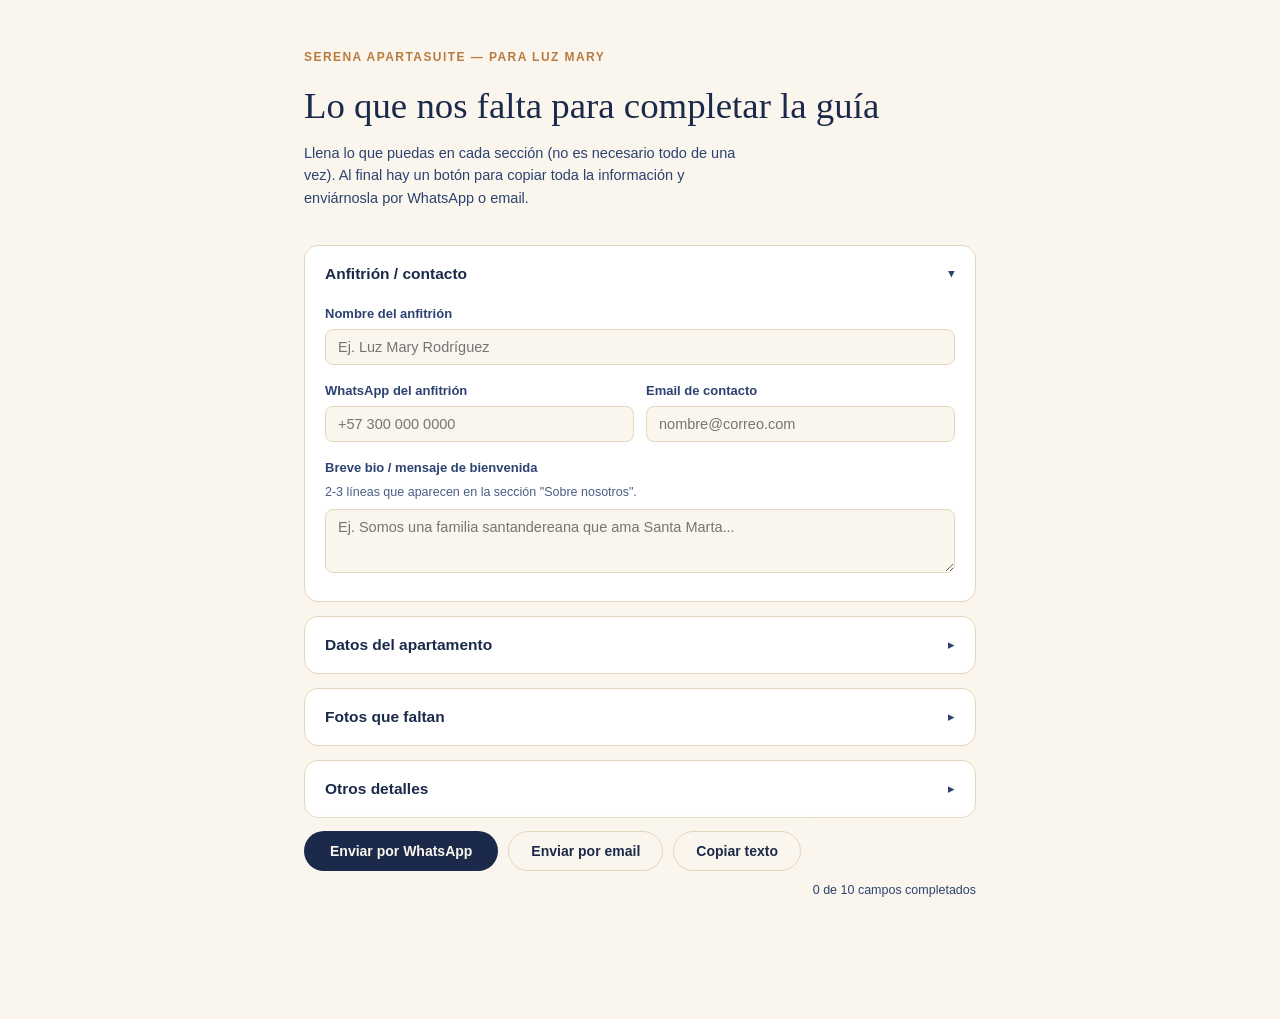
<file: amarelsuite/luzmary-form.html>
<!DOCTYPE html>
<html lang="es">
<head>
<meta charset="UTF-8">
<title>Serena Apartasuite · Información pendiente</title>
<meta name="viewport" content="width=device-width, initial-scale=1.0">
<meta name="robots" content="noindex, nofollow">
<style>
:root{
  --ink:#1B2A4A;
  --ink-soft:#2C4270;
  --bg:#FAF6EE;
  --card:#FFFFFF;
  --line:#E4D6BC;
  --accent:#B97A3E;
  --accent-soft:#F1E4CE;
  --ok:#3B6D11;
}
@media (prefers-color-scheme: dark){
  :root{
    --ink:#F3EEE2;
    --ink-soft:#C9BFA6;
    --bg:#161C2B;
    --card:#1F2740;
    --line:#33405E;
    --accent:#D9A05B;
    --accent-soft:#3A2E1E;
    --ok:#9AD16A;
  }
}
:root[data-theme="dark"]{
  --ink:#F3EEE2; --ink-soft:#C9BFA6; --bg:#161C2B; --card:#1F2740; --line:#33405E; --accent:#D9A05B; --accent-soft:#3A2E1E; --ok:#9AD16A;
}
:root[data-theme="light"]{
  --ink:#1B2A4A; --ink-soft:#2C4270; --bg:#FAF6EE; --card:#FFFFFF; --line:#E4D6BC; --accent:#B97A3E; --accent-soft:#F1E4CE; --ok:#3B6D11;
}
*{box-sizing:border-box;}
body{
  margin:0;background:var(--bg);color:var(--ink);
  font-family:Georgia,'Iowan Old Style','Palatino Linotype',serif;
  line-height:1.55;
}
.wrap{max-width:720px;margin:0 auto;padding:48px 24px 80px;}
.eyebrow{
  font-family:-apple-system,BlinkMacSystemFont,'Segoe UI',sans-serif;
  font-size:12px;letter-spacing:.12em;text-transform:uppercase;color:var(--accent);
  font-weight:600;margin-bottom:10px;
}
h1{font-size:clamp(1.7rem,4vw,2.3rem);margin:0 0 8px;font-weight:400;text-wrap:balance;}
.sub{
  font-family:-apple-system,BlinkMacSystemFont,'Segoe UI',sans-serif;
  color:var(--ink-soft);font-size:14.5px;max-width:56ch;margin:0 0 36px;
}
.section{margin-bottom:14px;border:1px solid var(--line);border-radius:14px;background:var(--card);overflow:hidden;}
.section-head{
  display:flex;align-items:center;justify-content:space-between;gap:12px;
  padding:16px 20px;cursor:pointer;user-select:none;
  font-family:-apple-system,BlinkMacSystemFont,'Segoe UI',sans-serif;
}
.section-title{font-size:15.5px;font-weight:600;color:var(--ink);}
.section-count{font-size:12px;color:var(--ink-soft);}
.chev{transition:transform .2s;color:var(--ink-soft);font-size:13px;}
.section.open .chev{transform:rotate(90deg);}
.section-body{
  max-height:0;overflow:hidden;transition:max-height .3s ease;
  padding:0 20px;
}
.section.open .section-body{max-height:2000px;padding:2px 20px 20px;}
.field{margin-bottom:16px;}
.field:last-child{margin-bottom:0;}
label{
  display:block;font-family:-apple-system,BlinkMacSystemFont,'Segoe UI',sans-serif;
  font-size:13px;font-weight:600;color:var(--ink-soft);margin-bottom:5px;
}
.hint{
  font-family:-apple-system,BlinkMacSystemFont,'Segoe UI',sans-serif;
  font-size:12.5px;color:var(--ink-soft);opacity:.85;margin:2px 0 6px;
}
input[type=text],textarea{
  width:100%;border:1px solid var(--line);border-radius:8px;
  background:var(--bg);color:var(--ink);
  font-family:-apple-system,BlinkMacSystemFont,'Segoe UI',sans-serif;
  font-size:14.5px;padding:9px 12px;
}
textarea{resize:vertical;min-height:64px;}
input:focus,textarea:focus{outline:2px solid var(--accent);outline-offset:1px;}
.row2{display:grid;grid-template-columns:1fr 1fr;gap:12px;}
@media(max-width:480px){.row2{grid-template-columns:1fr;}}
.actions{
  position:sticky;bottom:0;margin-top:28px;
  background:linear-gradient(to bottom, transparent, var(--bg) 40%);
  padding-top:24px;display:flex;gap:10px;flex-wrap:wrap;align-items:center;
  font-family:-apple-system,BlinkMacSystemFont,'Segoe UI',sans-serif;
}
button.primary{
  background:var(--ink);color:var(--bg);border:none;border-radius:999px;
  padding:12px 26px;font-size:14px;font-weight:600;cursor:pointer;
}
button.primary:active{transform:scale(.98);}
button.secondary{
  background:transparent;color:var(--ink);border:1px solid var(--line);border-radius:999px;
  padding:11px 22px;font-size:14px;font-weight:600;cursor:pointer;
}
button.secondary:hover{background:var(--accent-soft);}
button.secondary:active{transform:scale(.98);}
.status{font-size:13px;color:var(--ok);opacity:0;transition:opacity .2s;}
.status.show{opacity:1;}
.progress{
  font-family:-apple-system,BlinkMacSystemFont,'Segoe UI',sans-serif;
  font-size:12.5px;color:var(--ink-soft);margin-left:auto;
}
.photo-item{
  display:flex;align-items:center;gap:10px;padding:8px 0;
  border-bottom:1px solid var(--line);font-family:-apple-system,BlinkMacSystemFont,'Segoe UI',sans-serif;
  font-size:14px;
}
.photo-item:last-child{border-bottom:none;}
.photo-item input[type=checkbox]{width:16px;height:16px;accent-color:var(--accent);flex:none;}
</style>
</head>
<body>

<div class="wrap">
  <div class="eyebrow">Serena Apartasuite — para Luz Mary</div>
  <h1>Lo que nos falta para completar la guía</h1>
  <p class="sub">Llena lo que puedas en cada sección (no es necesario todo de una vez). Al final hay un botón para copiar toda la información y enviárnosla por WhatsApp o email.</p>

  <div class="section open" data-section>
    <div class="section-head" onclick="toggleSection(this)">
      <span class="section-title">Anfitrión / contacto</span>
      <span class="chev">▸</span>
    </div>
    <div class="section-body">
      <div class="field"><label>Nombre del anfitrión</label><input type="text" data-key="Nombre del anfitrión" placeholder="Ej. Luz Mary Rodríguez"></div>
      <div class="row2">
        <div class="field"><label>WhatsApp del anfitrión</label><input type="text" data-key="WhatsApp del anfitrión" placeholder="+57 300 000 0000"></div>
        <div class="field"><label>Email de contacto</label><input type="text" data-key="Email de contacto" placeholder="nombre@correo.com"></div>
      </div>
      <div class="field"><label>Breve bio / mensaje de bienvenida</label><div class="hint">2-3 líneas que aparecen en la sección "Sobre nosotros".</div><textarea data-key="Bio del anfitrión" placeholder="Ej. Somos una familia santandereana que ama Santa Marta..."></textarea></div>
    </div>
  </div>

  <div class="section" data-section>
    <div class="section-head" onclick="toggleSection(this)">
      <span class="section-title">Datos del apartamento</span>
      <span class="chev">▸</span>
    </div>
    <div class="section-body">
      <div class="row2">
        <div class="field"><label>Número de apto</label><input type="text" data-key="Número de apto" placeholder="Ej. 815"></div>
        <div class="field"><label>Piso</label><input type="text" data-key="Piso" placeholder="Ej. 8"></div>
      </div>
      <div class="row2">
        <div class="field"><label>Red WiFi (SSID)</label><input type="text" data-key="Red WiFi" placeholder="Ej. Serena Apart"></div>
        <div class="field"><label>Clave WiFi</label><input type="text" data-key="Clave WiFi" placeholder="Ej. caribe2024"></div>
      </div>
      <div class="field"><label>Política de mascotas</label><div class="hint">¿Se permiten? ¿Alguna condición o costo?</div><input type="text" data-key="Política de mascotas" placeholder="Ej. Se permiten mascotas pequeñas sin costo adicional"></div>
    </div>
  </div>

  <div class="section" data-section>
    <div class="section-head" onclick="toggleSection(this)">
      <span class="section-title">Fotos que faltan</span>
      <span class="chev">▸</span>
    </div>
    <div class="section-body">
      <div class="hint" style="margin-bottom:10px;">Marca las que puedas enviarnos por WhatsApp (foto o video, la calidad del celular está bien).</div>
      <div class="photo-item"><input type="checkbox" data-photo="Foto del anfitrión (retrato)"><span>Foto del anfitrión (retrato)</span></div>
      <div class="photo-item"><input type="checkbox" data-photo="Vista completa del balcón de día"><span>Vista completa del balcón de día</span></div>
      <div class="photo-item"><input type="checkbox" data-photo="Detalle de la ducha / bañera"><span>Detalle de la ducha / bañera</span></div>
      <div class="photo-item"><input type="checkbox" data-photo="Clóset o zona de almacenamiento"><span>Clóset o zona de almacenamiento</span></div>
      <div class="photo-item"><input type="checkbox" data-photo="Aire acondicionado / control"><span>Aire acondicionado / control</span></div>
    </div>
  </div>

  <div class="section" data-section>
    <div class="section-head" onclick="toggleSection(this)">
      <span class="section-title">Otros detalles</span>
      <span class="chev">▸</span>
    </div>
    <div class="section-body">
      <div class="field"><label>Algo más que debamos saber</label><div class="hint">Instrucciones especiales, objetos frágiles, reglas propias del apto, etc.</div><textarea data-key="Otros detalles" placeholder="Escribe aquí..."></textarea></div>
    </div>
  </div>

  <div class="actions">
    <button class="primary" onclick="sendWhatsApp()">Enviar por WhatsApp</button>
    <button class="secondary" onclick="sendEmail()">Enviar por email</button>
    <button class="secondary" onclick="copyAll()">Copiar texto</button>
    <span class="status" id="status">Copiado ✓</span>
    <span class="progress" id="progress"></span>
  </div>
</div>

<script>
function toggleSection(head){
  head.parentElement.classList.toggle('open');
}
function updateProgress(){
  const inputs=[...document.querySelectorAll('[data-key]')];
  const filled=inputs.filter(i=>i.value.trim().length>0).length;
  document.getElementById('progress').textContent=filled+' de '+inputs.length+' campos completados';
}
document.querySelectorAll('[data-key]').forEach(el=>el.addEventListener('input',updateProgress));
updateProgress();

function buildText(){
  const lines=['Serena Apartasuite — Información del anfitrión',''];
  document.querySelectorAll('[data-key]').forEach(el=>{
    const v=el.value.trim();
    if(v) lines.push(el.dataset.key+': '+v);
  });
  const photos=[...document.querySelectorAll('[data-photo]')].filter(c=>c.checked).map(c=>c.dataset.photo);
  if(photos.length){
    lines.push('');
    lines.push('Fotos que enviaré:');
    photos.forEach(p=>lines.push('- '+p));
  }
  return lines.join('\n');
}
function flashStatus(msg){
  const s=document.getElementById('status');
  s.textContent=msg;
  s.classList.add('show');
  setTimeout(()=>s.classList.remove('show'),2200);
}
function copyAll(){
  navigator.clipboard.writeText(buildText()).then(()=>flashStatus('Copiado ✓'));
}
function sendWhatsApp(){
  const text=buildText();
  window.open('https://wa.me/573502053147?text='+encodeURIComponent(text),'_blank');
}
function sendEmail(){
  const text=buildText();
  const subject=encodeURIComponent('Serena Apartasuite — Información del anfitrión');
  window.location.href='mailto:team@77rentals.com?subject='+subject+'&body='+encodeURIComponent(text);
}
</script>
</body>
</html>
</file>
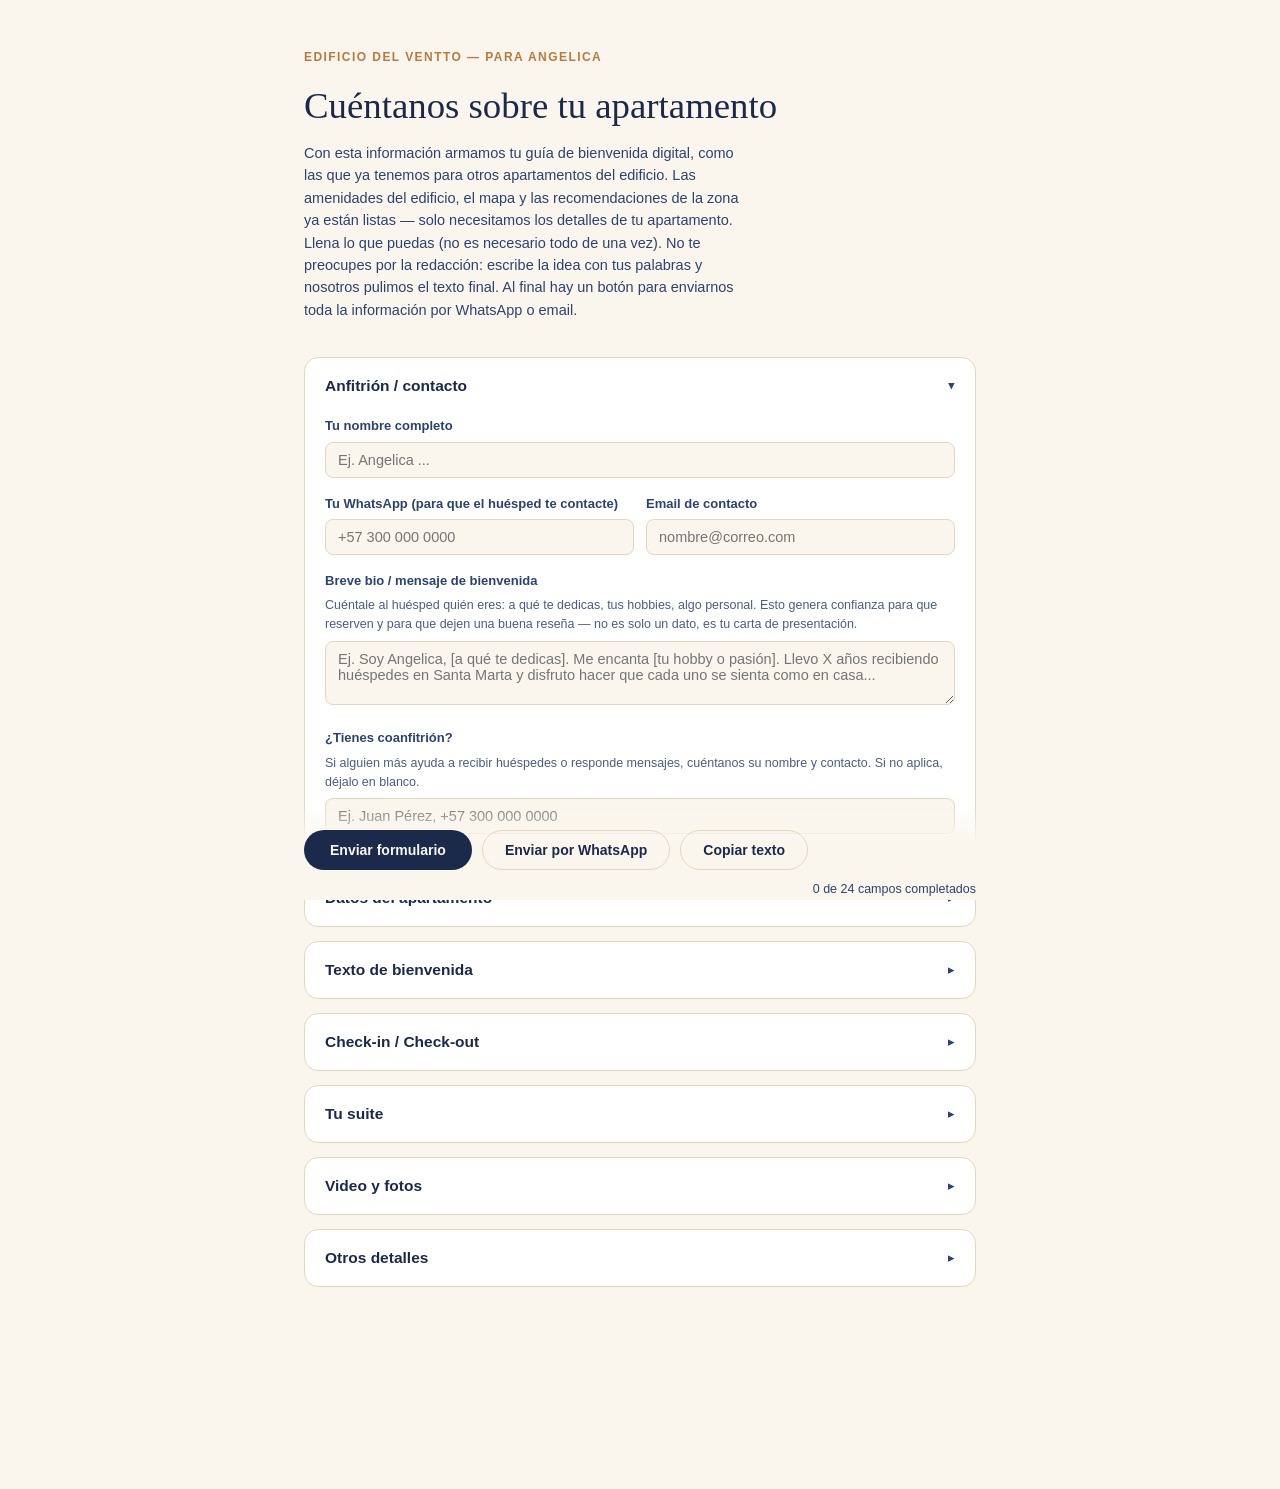
<file: angelica/angelica-form.html>
<!DOCTYPE html>
<html lang="es">
<head>
<meta charset="UTF-8">
<title>Del Ventto · Información para tu guía — Angelica</title>
<meta name="viewport" content="width=device-width, initial-scale=1.0">
<meta name="robots" content="noindex, nofollow">
<style>
:root{
  --ink:#1B2A4A;
  --ink-soft:#2C4270;
  --bg:#FAF6EE;
  --card:#FFFFFF;
  --line:#E4D6BC;
  --accent:#B97A3E;
  --accent-soft:#F1E4CE;
  --ok:#3B6D11;
}
@media (prefers-color-scheme: dark){
  :root{
    --ink:#F3EEE2;
    --ink-soft:#C9BFA6;
    --bg:#161C2B;
    --card:#1F2740;
    --line:#33405E;
    --accent:#D9A05B;
    --accent-soft:#3A2E1E;
    --ok:#9AD16A;
  }
}
:root[data-theme="dark"]{
  --ink:#F3EEE2; --ink-soft:#C9BFA6; --bg:#161C2B; --card:#1F2740; --line:#33405E; --accent:#D9A05B; --accent-soft:#3A2E1E; --ok:#9AD16A;
}
:root[data-theme="light"]{
  --ink:#1B2A4A; --ink-soft:#2C4270; --bg:#FAF6EE; --card:#FFFFFF; --line:#E4D6BC; --accent:#B97A3E; --accent-soft:#F1E4CE; --ok:#3B6D11;
}
*{box-sizing:border-box;}
body{
  margin:0;background:var(--bg);color:var(--ink);
  font-family:Georgia,'Iowan Old Style','Palatino Linotype',serif;
  line-height:1.55;
}
.wrap{max-width:720px;margin:0 auto;padding:48px 24px 80px;}
.eyebrow{
  font-family:-apple-system,BlinkMacSystemFont,'Segoe UI',sans-serif;
  font-size:12px;letter-spacing:.12em;text-transform:uppercase;color:var(--accent);
  font-weight:600;margin-bottom:10px;
}
h1{font-size:clamp(1.7rem,4vw,2.3rem);margin:0 0 8px;font-weight:400;text-wrap:balance;}
.sub{
  font-family:-apple-system,BlinkMacSystemFont,'Segoe UI',sans-serif;
  color:var(--ink-soft);font-size:14.5px;max-width:56ch;margin:0 0 36px;
}
.section{margin-bottom:14px;border:1px solid var(--line);border-radius:14px;background:var(--card);overflow:hidden;}
.section-head{
  display:flex;align-items:center;justify-content:space-between;gap:12px;
  padding:16px 20px;cursor:pointer;user-select:none;
  font-family:-apple-system,BlinkMacSystemFont,'Segoe UI',sans-serif;
}
.section-title{font-size:15.5px;font-weight:600;color:var(--ink);}
.section-count{font-size:12px;color:var(--ink-soft);}
.chev{transition:transform .2s;color:var(--ink-soft);font-size:13px;}
.section.open .chev{transform:rotate(90deg);}
.section-body{
  max-height:0;overflow:hidden;transition:max-height .3s ease;
  padding:0 20px;
}
.section.open .section-body{max-height:3000px;padding:2px 20px 20px;}
.field{margin-bottom:16px;}
.field:last-child{margin-bottom:0;}
label{
  display:block;font-family:-apple-system,BlinkMacSystemFont,'Segoe UI',sans-serif;
  font-size:13px;font-weight:600;color:var(--ink-soft);margin-bottom:5px;
}
.hint{
  font-family:-apple-system,BlinkMacSystemFont,'Segoe UI',sans-serif;
  font-size:12.5px;color:var(--ink-soft);opacity:.85;margin:2px 0 6px;
}
input[type=text],textarea{
  width:100%;border:1px solid var(--line);border-radius:8px;
  background:var(--bg);color:var(--ink);
  font-family:-apple-system,BlinkMacSystemFont,'Segoe UI',sans-serif;
  font-size:14.5px;padding:9px 12px;
}
textarea{resize:vertical;min-height:64px;}
input:focus,textarea:focus{outline:2px solid var(--accent);outline-offset:1px;}
.row2{display:grid;grid-template-columns:1fr 1fr;gap:12px;}
@media(max-width:480px){.row2{grid-template-columns:1fr;}}
.actions{
  position:sticky;bottom:0;margin-top:28px;
  background:linear-gradient(to bottom, transparent, var(--bg) 40%);
  padding-top:24px;display:flex;gap:10px;flex-wrap:wrap;align-items:center;
  font-family:-apple-system,BlinkMacSystemFont,'Segoe UI',sans-serif;
}
button.primary{
  background:var(--ink);color:var(--bg);border:none;border-radius:999px;
  padding:12px 26px;font-size:14px;font-weight:600;cursor:pointer;
}
button.primary:active{transform:scale(.98);}
button.secondary{
  background:transparent;color:var(--ink);border:1px solid var(--line);border-radius:999px;
  padding:11px 22px;font-size:14px;font-weight:600;cursor:pointer;
}
button.secondary:hover{background:var(--accent-soft);}
button.secondary:active{transform:scale(.98);}
.status{font-size:13px;color:var(--ok);opacity:0;transition:opacity .2s;}
.status.show{opacity:1;}
.progress{
  font-family:-apple-system,BlinkMacSystemFont,'Segoe UI',sans-serif;
  font-size:12.5px;color:var(--ink-soft);margin-left:auto;
}
.photo-item{
  display:flex;align-items:center;gap:10px;padding:8px 0;
  border-bottom:1px solid var(--line);font-family:-apple-system,BlinkMacSystemFont,'Segoe UI',sans-serif;
  font-size:14px;
}
.photo-item:last-child{border-bottom:none;}
.photo-item input[type=checkbox]{width:16px;height:16px;accent-color:var(--accent);flex:none;}
</style>
</head>
<body>

<div class="wrap">
  <div class="eyebrow">Edificio Del Ventto — para Angelica</div>
  <h1>Cuéntanos sobre tu apartamento</h1>
  <p class="sub">Con esta información armamos tu guía de bienvenida digital, como las que ya tenemos para otros apartamentos del edificio. Las amenidades del edificio, el mapa y las recomendaciones de la zona ya están listas — solo necesitamos los detalles de tu apartamento. Llena lo que puedas (no es necesario todo de una vez). No te preocupes por la redacción: escribe la idea con tus palabras y nosotros pulimos el texto final. Al final hay un botón para enviarnos toda la información por WhatsApp o email.</p>

  <div class="section open" data-section>
    <div class="section-head" onclick="toggleSection(this)">
      <span class="section-title">Anfitrión / contacto</span>
      <span class="chev">▸</span>
    </div>
    <div class="section-body">
      <div class="field"><label>Tu nombre completo</label><input type="text" data-key="Nombre del anfitrión" placeholder="Ej. Angelica ..."></div>
      <div class="row2">
        <div class="field"><label>Tu WhatsApp (para que el huésped te contacte)</label><input type="text" data-key="WhatsApp del anfitrión" placeholder="+57 300 000 0000"></div>
        <div class="field"><label>Email de contacto</label><input type="text" data-key="Email de contacto" placeholder="nombre@correo.com"></div>
      </div>
      <div class="field"><label>Breve bio / mensaje de bienvenida</label><div class="hint">Cuéntale al huésped quién eres: a qué te dedicas, tus hobbies, algo personal. Esto genera confianza para que reserven y para que dejen una buena reseña — no es solo un dato, es tu carta de presentación.</div><textarea data-key="Bio del anfitrión" placeholder="Ej. Soy Angelica, [a qué te dedicas]. Me encanta [tu hobby o pasión]. Llevo X años recibiendo huéspedes en Santa Marta y disfruto hacer que cada uno se sienta como en casa..."></textarea></div>
      <div class="field"><label>¿Tienes coanfitrión?</label><div class="hint">Si alguien más ayuda a recibir huéspedes o responde mensajes, cuéntanos su nombre y contacto. Si no aplica, déjalo en blanco.</div><input type="text" data-key="Coanfitrión (nombre y contacto)" placeholder="Ej. Juan Pérez, +57 300 000 0000"></div>
    </div>
  </div>

  <div class="section" data-section>
    <div class="section-head" onclick="toggleSection(this)">
      <span class="section-title">Datos del apartamento</span>
      <span class="chev">▸</span>
    </div>
    <div class="section-body">
      <div class="field"><label>Nombre de la suite / apartamento</label><div class="hint">Así se llamará tu guía — aparece en el título, la portada y el pie de página. Ej: "Amarel Suite", "Suite Caribe Paz".</div><input type="text" data-key="Nombre de la suite" placeholder="Ej. Angelica Suite"></div>
      <div class="row2">
        <div class="field"><label>Número de apto</label><input type="text" data-key="Número de apto" placeholder="Ej. 815"></div>
        <div class="field"><label>Piso</label><input type="text" data-key="Piso" placeholder="Ej. 8"></div>
      </div>
      <div class="field"><label>Torre</label><input type="text" data-key="Torre" placeholder="Ej. Torre 2, o déjalo en blanco si no aplica"></div>
      <div class="row2">
        <div class="field"><label>Red WiFi (SSID)</label><input type="text" data-key="Red WiFi" placeholder="Ej. Angelica_815"></div>
        <div class="field"><label>Clave WiFi</label><input type="text" data-key="Clave WiFi" placeholder="Ej. caribe2024"></div>
      </div>
      <div class="field"><label>Política de mascotas</label><div class="hint">¿Se permiten? ¿Alguna condición o costo?</div><input type="text" data-key="Política de mascotas" placeholder="Ej. Se permiten mascotas pequeñas sin costo adicional"></div>
    </div>
  </div>

  <div class="section" data-section>
    <div class="section-head" onclick="toggleSection(this)">
      <span class="section-title">Texto de bienvenida</span>
      <span class="chev">▸</span>
    </div>
    <div class="section-body">
      <div class="hint" style="margin-bottom:10px;">Escribe con tus palabras, sin presión — nosotros ajustamos la redacción al final.</div>
      <div class="field"><label>Frase corta de portada (una línea)</label><div class="hint">Aparece justo debajo del título en la portada. Corta y llamativa.</div><input type="text" data-key="Frase corta de portada" placeholder="Ej. Una suite luminosa con balcón sobre las piscinas, a pasos del Caribe."></div>
      <div class="field"><label>2-3 destacados cortos para la portada</label><div class="hint">Frases muy cortas que aparecen como insignias en la portada. Sepáralas con una coma.</div><input type="text" data-key="Destacados de portada" placeholder="Ej. Balcón con vista a las piscinas, Cocina totalmente equipada"></div>
      <div class="field"><label>Párrafo 1 — describe el apartamento, el balcón/vista y lo que lo hace especial</label><textarea data-key="Bienvenida - párrafo 1" placeholder="Ej. Un refugio frente al mar en el corazón de Santa Marta..."></textarea></div>
      <div class="field"><label>Párrafo 2 — qué hacer en Santa Marta y tu mensaje de bienvenida</label><textarea data-key="Bienvenida - párrafo 2" placeholder="Ej. Deseamos que tu estadía sea inolvidable..."></textarea></div>
    </div>
  </div>

  <div class="section" data-section>
    <div class="section-head" onclick="toggleSection(this)">
      <span class="section-title">Check-in / Check-out</span>
      <span class="chev">▸</span>
    </div>
    <div class="section-body">
      <div class="row2">
        <div class="field"><label>Hora de check-in</label><input type="text" data-key="Hora de check-in" placeholder="Ej. 3:00 PM"></div>
        <div class="field"><label>Hora de check-out</label><input type="text" data-key="Hora de check-out" placeholder="Ej. 11:30 AM"></div>
      </div>
      <div class="field"><label>¿El proceso de llegada es el estándar del edificio?</label><div class="hint">Estándar: el huésped llega a recepción, presenta identificación y confirmación de reserva, y le enviamos por WhatsApp la clave digital de la cerradura. Si tu apartamento funciona diferente (llave física, portero, etc.), descríbelo aquí.</div><textarea data-key="Proceso de llegada (si es diferente)" placeholder="Ej. Es el estándar del edificio / o describe la diferencia"></textarea></div>
    </div>
  </div>

  <div class="section" data-section>
    <div class="section-head" onclick="toggleSection(this)">
      <span class="section-title">Tu suite</span>
      <span class="chev">▸</span>
    </div>
    <div class="section-body">
      <div class="row2">
        <div class="field"><label>Camas (tipo y cantidad)</label><input type="text" data-key="Camas" placeholder="Ej. 1 cama queen + sofá cama"></div>
        <div class="field"><label>Vista o feature principal</label><input type="text" data-key="Vista o feature" placeholder="Ej. Vista al mar / a la Sierra"></div>
      </div>
      <div class="field"><label>Otras comodidades destacadas</label><input type="text" data-key="Otras comodidades" placeholder="Ej. Jacuzzi, escritorio, balcón con mesa para dos"></div>
    </div>
  </div>

  <div class="section" data-section>
    <div class="section-head" onclick="toggleSection(this)">
      <span class="section-title">Video y fotos</span>
      <span class="chev">▸</span>
    </div>
    <div class="section-body">
      <div class="field">
        <label>Fotos y video del apartamento</label>
        <div class="hint">Ya te dejamos lista una carpeta de Google Drive. Solo entra al enlace y sube ahí tus fotos y el video del apartamento — no necesitas crear nada.</div>
        <a href="https://drive.google.com/drive/folders/1VpE4jjL0PRqeeG2cGUybTDPgLJJYX0E-?usp=sharing" target="_blank" rel="noopener" style="display:inline-flex;align-items:center;gap:8px;background:var(--accent);color:#fff;text-decoration:none;padding:10px 18px;border-radius:999px;font-family:-apple-system,BlinkMacSystemFont,'Segoe UI',sans-serif;font-size:13.5px;font-weight:600;">📁 Abrir carpeta de Drive</a>
      </div>
      <div class="field"><label>¿Tienes un video recorrido del apartamento?</label><input type="text" data-key="Video recorrido" placeholder="Ej. Sí, está en el Drive / No, hay que grabarlo"></div>
    </div>
  </div>

  <div class="section" data-section>
    <div class="section-head" onclick="toggleSection(this)">
      <span class="section-title">Otros detalles</span>
      <span class="chev">▸</span>
    </div>
    <div class="section-body">
      <div class="field"><label>Algo más que debamos saber</label><div class="hint">Instrucciones especiales, objetos frágiles, reglas propias del apto que no sean las estándar del edificio, etc.</div><textarea data-key="Otros detalles" placeholder="Escribe aquí..."></textarea></div>
    </div>
  </div>

  <div class="actions">
    <button class="primary" id="submit-btn" onclick="submitForm()">Enviar formulario</button>
    <button class="secondary" onclick="sendWhatsApp()">Enviar por WhatsApp</button>
    <button class="secondary" onclick="copyAll()">Copiar texto</button>
    <span class="status" id="status">Copiado ✓</span>
    <span class="progress" id="progress"></span>
  </div>
</div>

<script>
function toggleSection(head){
  head.parentElement.classList.toggle('open');
}
function updateProgress(){
  const inputs=[...document.querySelectorAll('[data-key]')];
  const filled=inputs.filter(i=>i.value.trim().length>0).length;
  document.getElementById('progress').textContent=filled+' de '+inputs.length+' campos completados';
}
document.querySelectorAll('[data-key]').forEach(el=>el.addEventListener('input',updateProgress));
updateProgress();

function buildText(){
  const lines=['Del Ventto — Información de Angelica',''];
  document.querySelectorAll('[data-key]').forEach(el=>{
    const v=el.value.trim();
    if(v) lines.push(el.dataset.key+': '+v);
  });
  const photos=[...document.querySelectorAll('[data-photo]')].filter(c=>c.checked).map(c=>c.dataset.photo);
  if(photos.length){
    lines.push('');
    lines.push('Fotos que enviaré:');
    photos.forEach(p=>lines.push('- '+p));
  }
  return lines.join('\n');
}
function flashStatus(msg){
  const s=document.getElementById('status');
  s.textContent=msg;
  s.classList.add('show');
  setTimeout(()=>s.classList.remove('show'),2200);
}
function copyAll(){
  navigator.clipboard.writeText(buildText()).then(()=>flashStatus('Copiado ✓'));
}
function sendWhatsApp(){
  const text=buildText();
  window.open('https://wa.me/573502053147?text='+encodeURIComponent(text),'_blank');
}
const WEB3FORMS_KEY='6979f913-1573-41ce-bbdd-1df63fa27f73';
async function submitForm(){
  const btn=document.getElementById('submit-btn');
  const text=buildText();
  btn.disabled=true;
  btn.textContent='Enviando...';
  try{
    const res=await fetch('https://api.web3forms.com/submit',{
      method:'POST',
      headers:{'Content-Type':'application/json'},
      body:JSON.stringify({
        access_key:WEB3FORMS_KEY,
        subject:'Del Ventto — Información de Angelica',
        from_name:'Angelica (Formulario Del Ventto)',
        email:'team@77rentals.com',
        message:text,
      }),
    });
    const data=await res.json();
    if(data.success){
      btn.textContent='¡Enviado! ✓';
      flashStatus('Enviado — ¡gracias! 🙌');
    } else {
      throw new Error(data.message||'error');
    }
  } catch(e){
    btn.disabled=false;
    btn.textContent='Enviar formulario';
    flashStatus('No se pudo enviar — intenta con WhatsApp');
  }
}
</script>
</body>
</html>
</file>
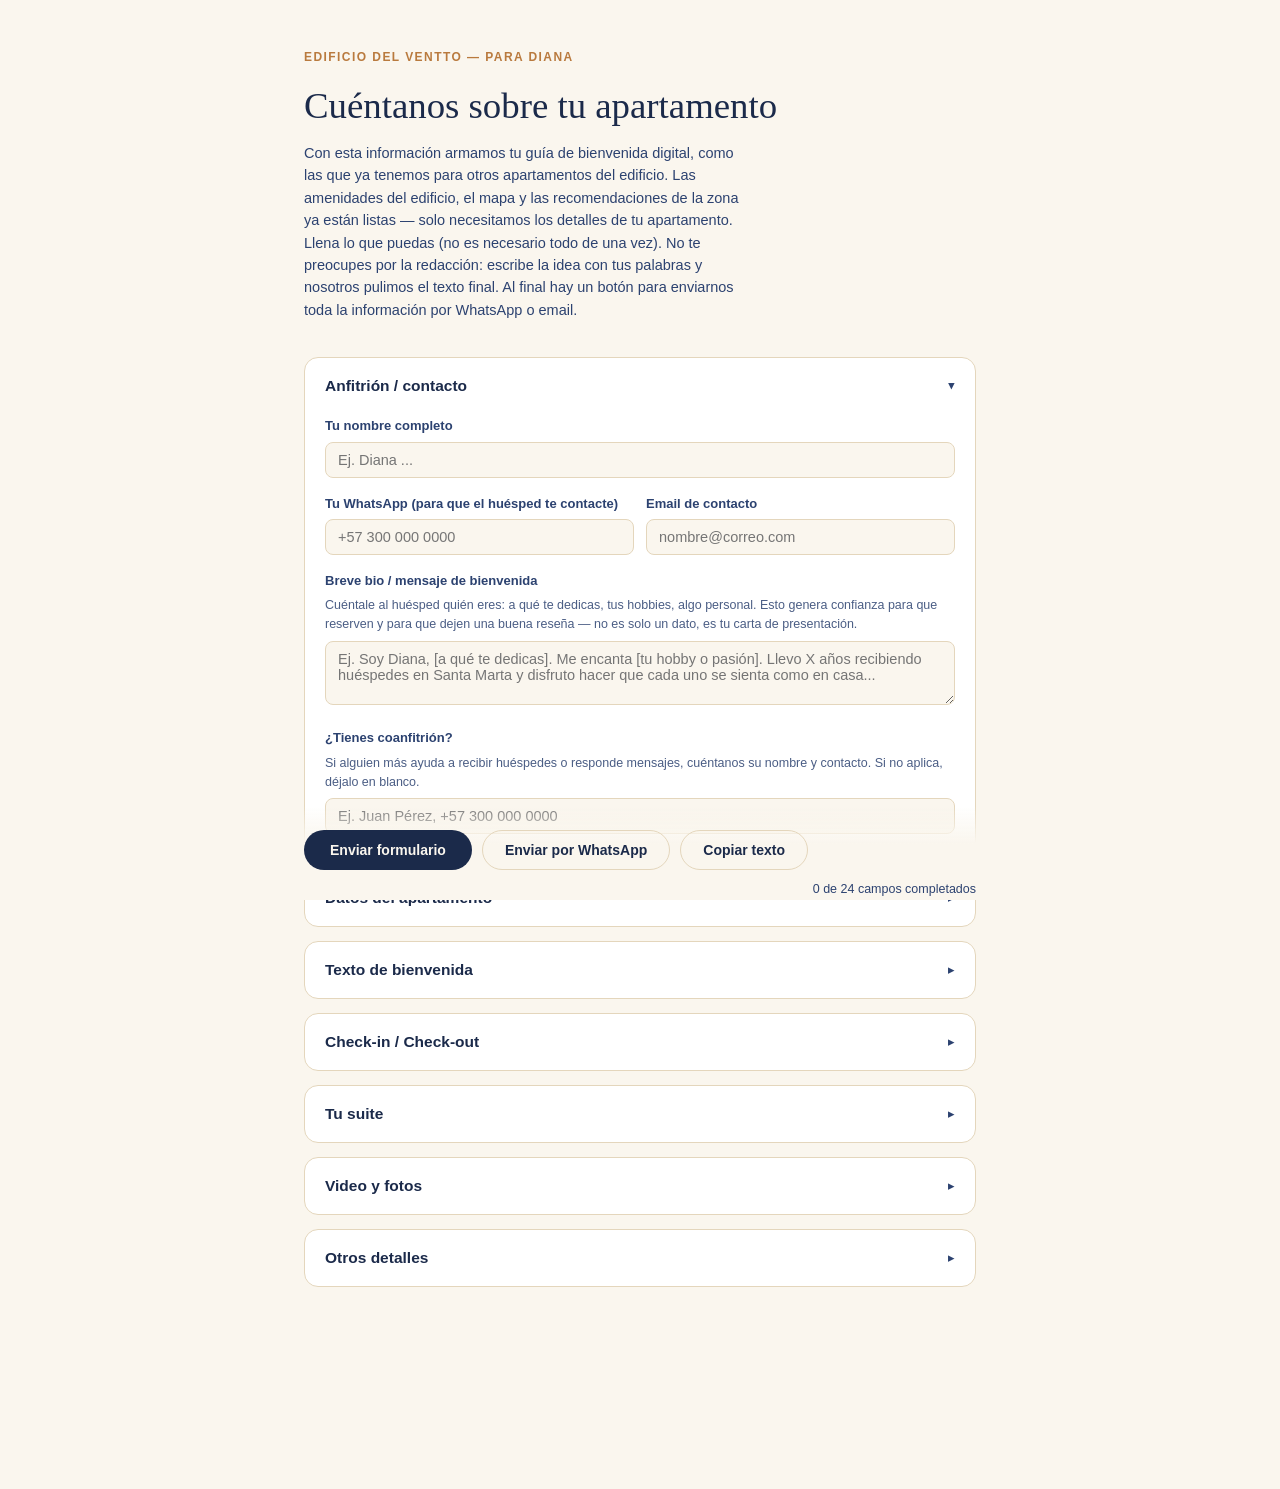
<file: diana/diana-form.html>
<!DOCTYPE html>
<html lang="es">
<head>
<meta charset="UTF-8">
<title>Del Ventto · Información para tu guía — Diana</title>
<meta name="viewport" content="width=device-width, initial-scale=1.0">
<meta name="robots" content="noindex, nofollow">
<style>
:root{
  --ink:#1B2A4A;
  --ink-soft:#2C4270;
  --bg:#FAF6EE;
  --card:#FFFFFF;
  --line:#E4D6BC;
  --accent:#B97A3E;
  --accent-soft:#F1E4CE;
  --ok:#3B6D11;
}
@media (prefers-color-scheme: dark){
  :root{
    --ink:#F3EEE2;
    --ink-soft:#C9BFA6;
    --bg:#161C2B;
    --card:#1F2740;
    --line:#33405E;
    --accent:#D9A05B;
    --accent-soft:#3A2E1E;
    --ok:#9AD16A;
  }
}
:root[data-theme="dark"]{
  --ink:#F3EEE2; --ink-soft:#C9BFA6; --bg:#161C2B; --card:#1F2740; --line:#33405E; --accent:#D9A05B; --accent-soft:#3A2E1E; --ok:#9AD16A;
}
:root[data-theme="light"]{
  --ink:#1B2A4A; --ink-soft:#2C4270; --bg:#FAF6EE; --card:#FFFFFF; --line:#E4D6BC; --accent:#B97A3E; --accent-soft:#F1E4CE; --ok:#3B6D11;
}
*{box-sizing:border-box;}
body{
  margin:0;background:var(--bg);color:var(--ink);
  font-family:Georgia,'Iowan Old Style','Palatino Linotype',serif;
  line-height:1.55;
}
.wrap{max-width:720px;margin:0 auto;padding:48px 24px 80px;}
.eyebrow{
  font-family:-apple-system,BlinkMacSystemFont,'Segoe UI',sans-serif;
  font-size:12px;letter-spacing:.12em;text-transform:uppercase;color:var(--accent);
  font-weight:600;margin-bottom:10px;
}
h1{font-size:clamp(1.7rem,4vw,2.3rem);margin:0 0 8px;font-weight:400;text-wrap:balance;}
.sub{
  font-family:-apple-system,BlinkMacSystemFont,'Segoe UI',sans-serif;
  color:var(--ink-soft);font-size:14.5px;max-width:56ch;margin:0 0 36px;
}
.section{margin-bottom:14px;border:1px solid var(--line);border-radius:14px;background:var(--card);overflow:hidden;}
.section-head{
  display:flex;align-items:center;justify-content:space-between;gap:12px;
  padding:16px 20px;cursor:pointer;user-select:none;
  font-family:-apple-system,BlinkMacSystemFont,'Segoe UI',sans-serif;
}
.section-title{font-size:15.5px;font-weight:600;color:var(--ink);}
.section-count{font-size:12px;color:var(--ink-soft);}
.chev{transition:transform .2s;color:var(--ink-soft);font-size:13px;}
.section.open .chev{transform:rotate(90deg);}
.section-body{
  max-height:0;overflow:hidden;transition:max-height .3s ease;
  padding:0 20px;
}
.section.open .section-body{max-height:3000px;padding:2px 20px 20px;}
.field{margin-bottom:16px;}
.field:last-child{margin-bottom:0;}
label{
  display:block;font-family:-apple-system,BlinkMacSystemFont,'Segoe UI',sans-serif;
  font-size:13px;font-weight:600;color:var(--ink-soft);margin-bottom:5px;
}
.hint{
  font-family:-apple-system,BlinkMacSystemFont,'Segoe UI',sans-serif;
  font-size:12.5px;color:var(--ink-soft);opacity:.85;margin:2px 0 6px;
}
input[type=text],textarea{
  width:100%;border:1px solid var(--line);border-radius:8px;
  background:var(--bg);color:var(--ink);
  font-family:-apple-system,BlinkMacSystemFont,'Segoe UI',sans-serif;
  font-size:14.5px;padding:9px 12px;
}
textarea{resize:vertical;min-height:64px;}
input:focus,textarea:focus{outline:2px solid var(--accent);outline-offset:1px;}
.row2{display:grid;grid-template-columns:1fr 1fr;gap:12px;}
@media(max-width:480px){.row2{grid-template-columns:1fr;}}
.actions{
  position:sticky;bottom:0;margin-top:28px;
  background:linear-gradient(to bottom, transparent, var(--bg) 40%);
  padding-top:24px;display:flex;gap:10px;flex-wrap:wrap;align-items:center;
  font-family:-apple-system,BlinkMacSystemFont,'Segoe UI',sans-serif;
}
button.primary{
  background:var(--ink);color:var(--bg);border:none;border-radius:999px;
  padding:12px 26px;font-size:14px;font-weight:600;cursor:pointer;
}
button.primary:active{transform:scale(.98);}
button.secondary{
  background:transparent;color:var(--ink);border:1px solid var(--line);border-radius:999px;
  padding:11px 22px;font-size:14px;font-weight:600;cursor:pointer;
}
button.secondary:hover{background:var(--accent-soft);}
button.secondary:active{transform:scale(.98);}
.status{font-size:13px;color:var(--ok);opacity:0;transition:opacity .2s;}
.status.show{opacity:1;}
.progress{
  font-family:-apple-system,BlinkMacSystemFont,'Segoe UI',sans-serif;
  font-size:12.5px;color:var(--ink-soft);margin-left:auto;
}
.photo-item{
  display:flex;align-items:center;gap:10px;padding:8px 0;
  border-bottom:1px solid var(--line);font-family:-apple-system,BlinkMacSystemFont,'Segoe UI',sans-serif;
  font-size:14px;
}
.photo-item:last-child{border-bottom:none;}
.photo-item input[type=checkbox]{width:16px;height:16px;accent-color:var(--accent);flex:none;}
</style>
</head>
<body>

<div class="wrap">
  <div class="eyebrow">Edificio Del Ventto — para Diana</div>
  <h1>Cuéntanos sobre tu apartamento</h1>
  <p class="sub">Con esta información armamos tu guía de bienvenida digital, como las que ya tenemos para otros apartamentos del edificio. Las amenidades del edificio, el mapa y las recomendaciones de la zona ya están listas — solo necesitamos los detalles de tu apartamento. Llena lo que puedas (no es necesario todo de una vez). No te preocupes por la redacción: escribe la idea con tus palabras y nosotros pulimos el texto final. Al final hay un botón para enviarnos toda la información por WhatsApp o email.</p>

  <div class="section open" data-section>
    <div class="section-head" onclick="toggleSection(this)">
      <span class="section-title">Anfitrión / contacto</span>
      <span class="chev">▸</span>
    </div>
    <div class="section-body">
      <div class="field"><label>Tu nombre completo</label><input type="text" data-key="Nombre del anfitrión" placeholder="Ej. Diana ..."></div>
      <div class="row2">
        <div class="field"><label>Tu WhatsApp (para que el huésped te contacte)</label><input type="text" data-key="WhatsApp del anfitrión" placeholder="+57 300 000 0000"></div>
        <div class="field"><label>Email de contacto</label><input type="text" data-key="Email de contacto" placeholder="nombre@correo.com"></div>
      </div>
      <div class="field"><label>Breve bio / mensaje de bienvenida</label><div class="hint">Cuéntale al huésped quién eres: a qué te dedicas, tus hobbies, algo personal. Esto genera confianza para que reserven y para que dejen una buena reseña — no es solo un dato, es tu carta de presentación.</div><textarea data-key="Bio del anfitrión" placeholder="Ej. Soy Diana, [a qué te dedicas]. Me encanta [tu hobby o pasión]. Llevo X años recibiendo huéspedes en Santa Marta y disfruto hacer que cada uno se sienta como en casa..."></textarea></div>
      <div class="field"><label>¿Tienes coanfitrión?</label><div class="hint">Si alguien más ayuda a recibir huéspedes o responde mensajes, cuéntanos su nombre y contacto. Si no aplica, déjalo en blanco.</div><input type="text" data-key="Coanfitrión (nombre y contacto)" placeholder="Ej. Juan Pérez, +57 300 000 0000"></div>
    </div>
  </div>

  <div class="section" data-section>
    <div class="section-head" onclick="toggleSection(this)">
      <span class="section-title">Datos del apartamento</span>
      <span class="chev">▸</span>
    </div>
    <div class="section-body">
      <div class="field"><label>Nombre de la suite / apartamento</label><div class="hint">Así se llamará tu guía — aparece en el título, la portada y el pie de página. Ej: "Amarel Suite", "Suite Caribe Paz".</div><input type="text" data-key="Nombre de la suite" placeholder="Ej. Diana Suite"></div>
      <div class="row2">
        <div class="field"><label>Número de apto</label><input type="text" data-key="Número de apto" placeholder="Ej. 815"></div>
        <div class="field"><label>Piso</label><input type="text" data-key="Piso" placeholder="Ej. 8"></div>
      </div>
      <div class="field"><label>Torre</label><input type="text" data-key="Torre" placeholder="Ej. Torre 2, o déjalo en blanco si no aplica"></div>
      <div class="row2">
        <div class="field"><label>Red WiFi (SSID)</label><input type="text" data-key="Red WiFi" placeholder="Ej. Diana_815"></div>
        <div class="field"><label>Clave WiFi</label><input type="text" data-key="Clave WiFi" placeholder="Ej. caribe2024"></div>
      </div>
      <div class="field"><label>Política de mascotas</label><div class="hint">¿Se permiten? ¿Alguna condición o costo?</div><input type="text" data-key="Política de mascotas" placeholder="Ej. Se permiten mascotas pequeñas sin costo adicional"></div>
    </div>
  </div>

  <div class="section" data-section>
    <div class="section-head" onclick="toggleSection(this)">
      <span class="section-title">Texto de bienvenida</span>
      <span class="chev">▸</span>
    </div>
    <div class="section-body">
      <div class="hint" style="margin-bottom:10px;">Escribe con tus palabras, sin presión — nosotros ajustamos la redacción al final.</div>
      <div class="field"><label>Frase corta de portada (una línea)</label><div class="hint">Aparece justo debajo del título en la portada. Corta y llamativa.</div><input type="text" data-key="Frase corta de portada" placeholder="Ej. Una suite luminosa con balcón sobre las piscinas, a pasos del Caribe."></div>
      <div class="field"><label>2-3 destacados cortos para la portada</label><div class="hint">Frases muy cortas que aparecen como insignias en la portada. Sepáralas con una coma.</div><input type="text" data-key="Destacados de portada" placeholder="Ej. Balcón con vista a las piscinas, Cocina totalmente equipada"></div>
      <div class="field"><label>Párrafo 1 — describe el apartamento, el balcón/vista y lo que lo hace especial</label><textarea data-key="Bienvenida - párrafo 1" placeholder="Ej. Un refugio frente al mar en el corazón de Santa Marta..."></textarea></div>
      <div class="field"><label>Párrafo 2 — qué hacer en Santa Marta y tu mensaje de bienvenida</label><textarea data-key="Bienvenida - párrafo 2" placeholder="Ej. Deseamos que tu estadía sea inolvidable..."></textarea></div>
    </div>
  </div>

  <div class="section" data-section>
    <div class="section-head" onclick="toggleSection(this)">
      <span class="section-title">Check-in / Check-out</span>
      <span class="chev">▸</span>
    </div>
    <div class="section-body">
      <div class="row2">
        <div class="field"><label>Hora de check-in</label><input type="text" data-key="Hora de check-in" placeholder="Ej. 3:00 PM"></div>
        <div class="field"><label>Hora de check-out</label><input type="text" data-key="Hora de check-out" placeholder="Ej. 11:30 AM"></div>
      </div>
      <div class="field"><label>¿El proceso de llegada es el estándar del edificio?</label><div class="hint">Estándar: el huésped llega a recepción, presenta identificación y confirmación de reserva, y le enviamos por WhatsApp la clave digital de la cerradura. Si tu apartamento funciona diferente (llave física, portero, etc.), descríbelo aquí.</div><textarea data-key="Proceso de llegada (si es diferente)" placeholder="Ej. Es el estándar del edificio / o describe la diferencia"></textarea></div>
    </div>
  </div>

  <div class="section" data-section>
    <div class="section-head" onclick="toggleSection(this)">
      <span class="section-title">Tu suite</span>
      <span class="chev">▸</span>
    </div>
    <div class="section-body">
      <div class="row2">
        <div class="field"><label>Camas (tipo y cantidad)</label><input type="text" data-key="Camas" placeholder="Ej. 1 cama queen + sofá cama"></div>
        <div class="field"><label>Vista o feature principal</label><input type="text" data-key="Vista o feature" placeholder="Ej. Vista al mar / a la Sierra"></div>
      </div>
      <div class="field"><label>Otras comodidades destacadas</label><input type="text" data-key="Otras comodidades" placeholder="Ej. Jacuzzi, escritorio, balcón con mesa para dos"></div>
    </div>
  </div>

  <div class="section" data-section>
    <div class="section-head" onclick="toggleSection(this)">
      <span class="section-title">Video y fotos</span>
      <span class="chev">▸</span>
    </div>
    <div class="section-body">
      <div class="field">
        <label>Fotos y video del apartamento</label>
        <div class="hint">Ya te dejamos lista una carpeta de Google Drive. Solo entra al enlace y sube ahí tus fotos y el video del apartamento — no necesitas crear nada.</div>
        <a href="https://drive.google.com/drive/folders/1iKMCX4lYUl39ktMs4xsc-ETpfBJiUqoB?usp=sharing" target="_blank" rel="noopener" style="display:inline-flex;align-items:center;gap:8px;background:var(--accent);color:#fff;text-decoration:none;padding:10px 18px;border-radius:999px;font-family:-apple-system,BlinkMacSystemFont,'Segoe UI',sans-serif;font-size:13.5px;font-weight:600;">📁 Abrir carpeta de Drive</a>
      </div>
      <div class="field"><label>¿Tienes un video recorrido del apartamento?</label><input type="text" data-key="Video recorrido" placeholder="Ej. Sí, está en el Drive / No, hay que grabarlo"></div>
    </div>
  </div>

  <div class="section" data-section>
    <div class="section-head" onclick="toggleSection(this)">
      <span class="section-title">Otros detalles</span>
      <span class="chev">▸</span>
    </div>
    <div class="section-body">
      <div class="field"><label>Algo más que debamos saber</label><div class="hint">Instrucciones especiales, objetos frágiles, reglas propias del apto que no sean las estándar del edificio, etc.</div><textarea data-key="Otros detalles" placeholder="Escribe aquí..."></textarea></div>
    </div>
  </div>

  <div class="actions">
    <button class="primary" id="submit-btn" onclick="submitForm()">Enviar formulario</button>
    <button class="secondary" onclick="sendWhatsApp()">Enviar por WhatsApp</button>
    <button class="secondary" onclick="copyAll()">Copiar texto</button>
    <span class="status" id="status">Copiado ✓</span>
    <span class="progress" id="progress"></span>
  </div>
</div>

<script>
function toggleSection(head){
  head.parentElement.classList.toggle('open');
}
function updateProgress(){
  const inputs=[...document.querySelectorAll('[data-key]')];
  const filled=inputs.filter(i=>i.value.trim().length>0).length;
  document.getElementById('progress').textContent=filled+' de '+inputs.length+' campos completados';
}
document.querySelectorAll('[data-key]').forEach(el=>el.addEventListener('input',updateProgress));
updateProgress();

function buildText(){
  const lines=['Del Ventto — Información de Diana',''];
  document.querySelectorAll('[data-key]').forEach(el=>{
    const v=el.value.trim();
    if(v) lines.push(el.dataset.key+': '+v);
  });
  const photos=[...document.querySelectorAll('[data-photo]')].filter(c=>c.checked).map(c=>c.dataset.photo);
  if(photos.length){
    lines.push('');
    lines.push('Fotos que enviaré:');
    photos.forEach(p=>lines.push('- '+p));
  }
  return lines.join('\n');
}
function flashStatus(msg){
  const s=document.getElementById('status');
  s.textContent=msg;
  s.classList.add('show');
  setTimeout(()=>s.classList.remove('show'),2200);
}
function copyAll(){
  navigator.clipboard.writeText(buildText()).then(()=>flashStatus('Copiado ✓'));
}
function sendWhatsApp(){
  const text=buildText();
  window.open('https://wa.me/573502053147?text='+encodeURIComponent(text),'_blank');
}
const WEB3FORMS_KEY='6979f913-1573-41ce-bbdd-1df63fa27f73';
async function submitForm(){
  const btn=document.getElementById('submit-btn');
  const text=buildText();
  btn.disabled=true;
  btn.textContent='Enviando...';
  try{
    const res=await fetch('https://api.web3forms.com/submit',{
      method:'POST',
      headers:{'Content-Type':'application/json'},
      body:JSON.stringify({
        access_key:WEB3FORMS_KEY,
        subject:'Del Ventto — Información de Diana',
        from_name:'Diana (Formulario Del Ventto)',
        email:'team@77rentals.com',
        message:text,
      }),
    });
    const data=await res.json();
    if(data.success){
      btn.textContent='¡Enviado! ✓';
      flashStatus('Enviado — ¡gracias! 🙌');
    } else {
      throw new Error(data.message||'error');
    }
  } catch(e){
    btn.disabled=false;
    btn.textContent='Enviar formulario';
    flashStatus('No se pudo enviar — intenta con WhatsApp');
  }
}
</script>
</body>
</html>
</file>
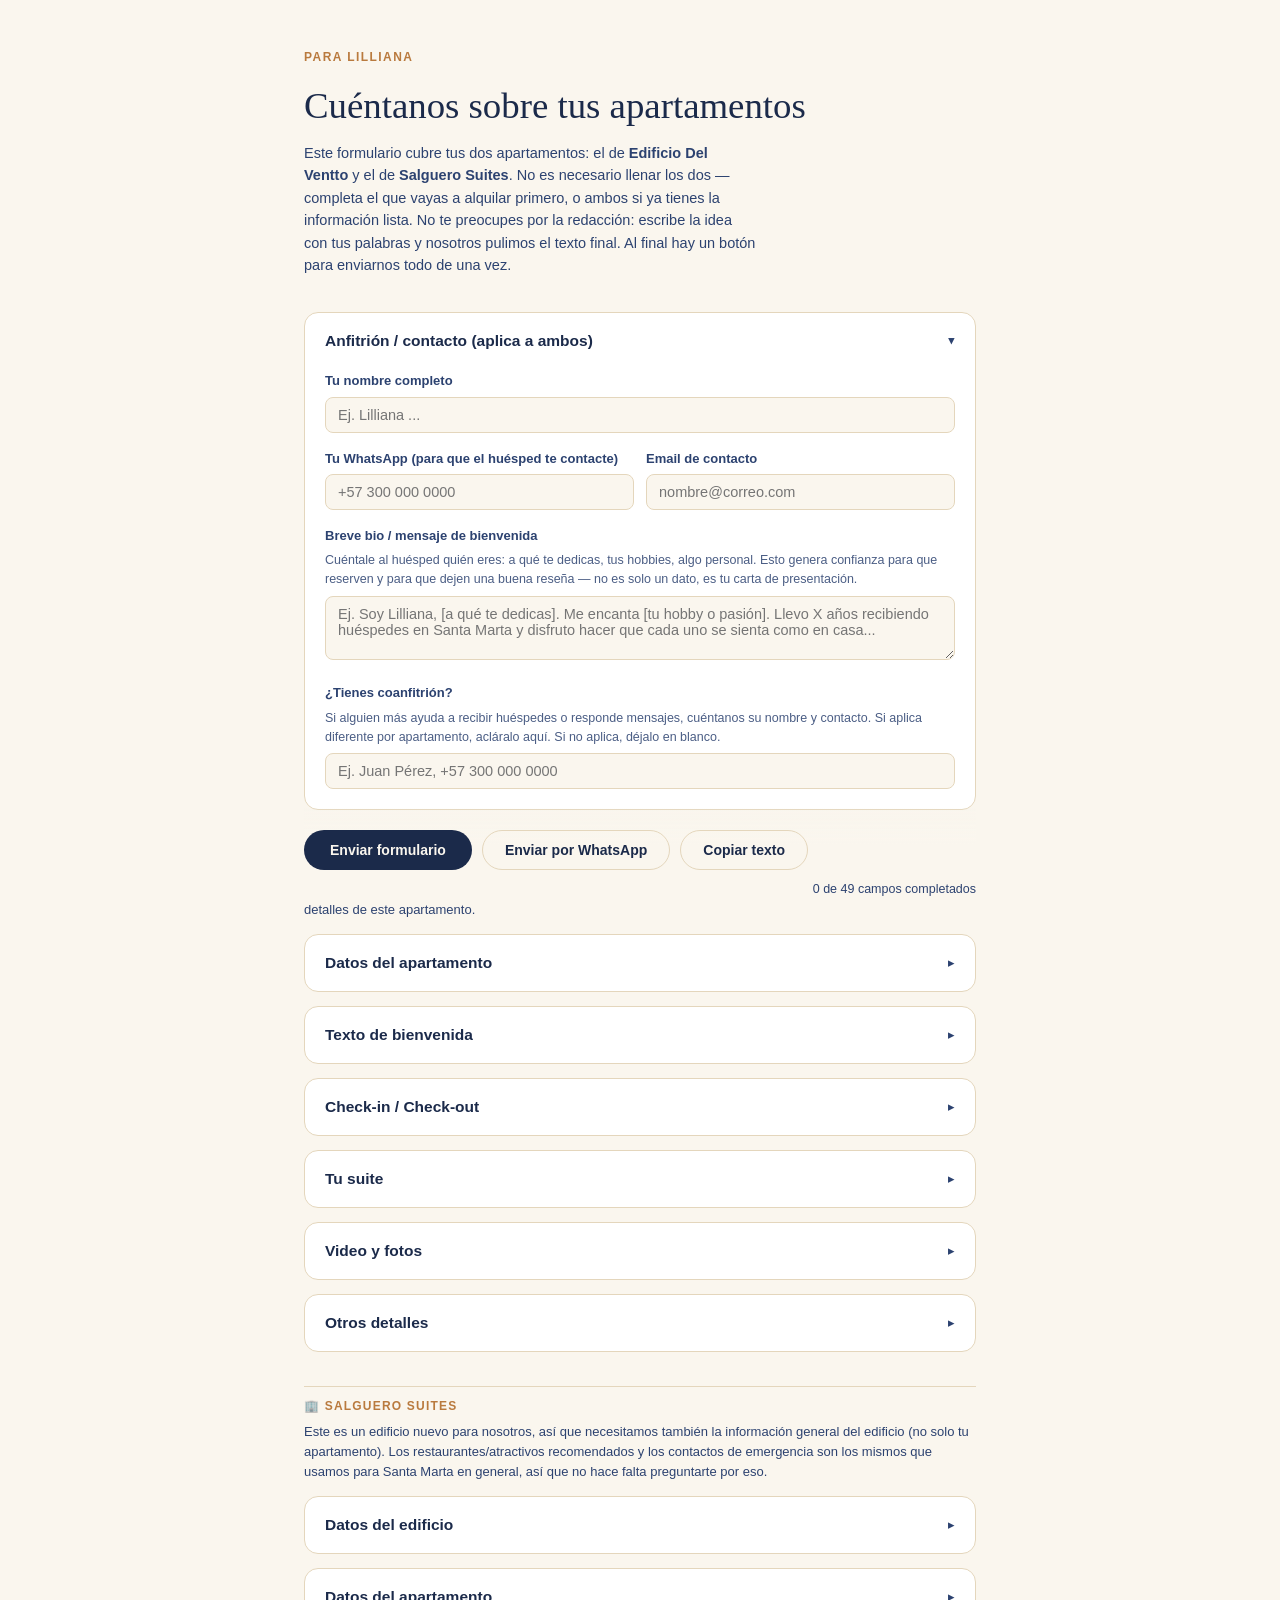
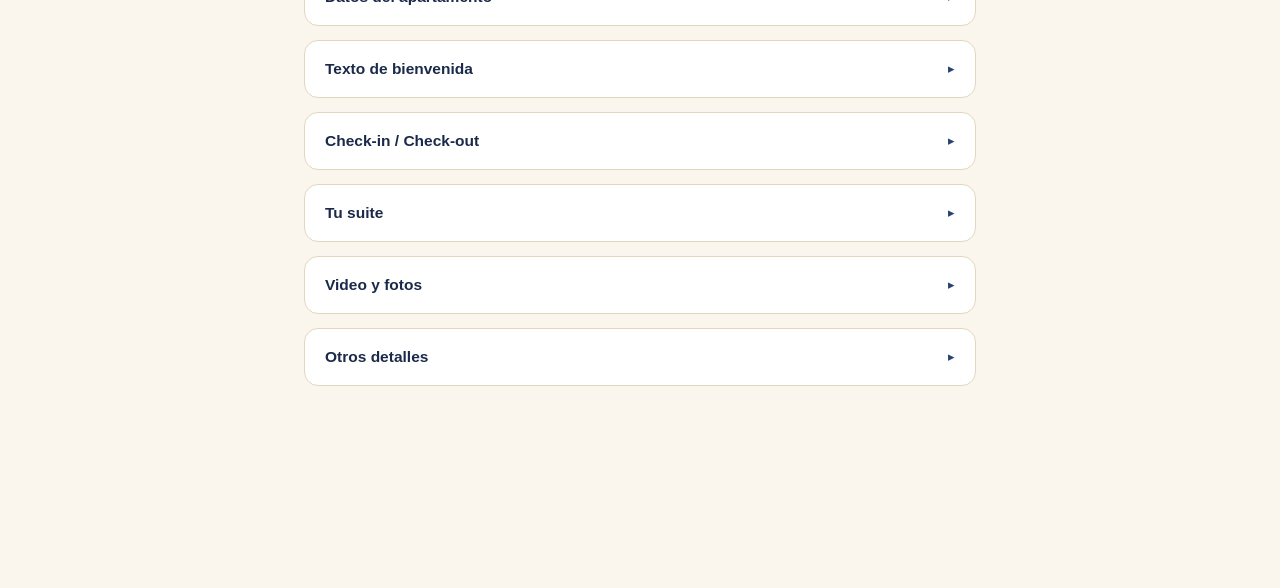
<file: lilliana/lilliana-form.html>
<!DOCTYPE html>
<html lang="es">
<head>
<meta charset="UTF-8">
<title>Información para tus guías — Lilliana</title>
<meta name="viewport" content="width=device-width, initial-scale=1.0">
<meta name="robots" content="noindex, nofollow">
<style>
:root{
  --ink:#1B2A4A;
  --ink-soft:#2C4270;
  --bg:#FAF6EE;
  --card:#FFFFFF;
  --line:#E4D6BC;
  --accent:#B97A3E;
  --accent-soft:#F1E4CE;
  --ok:#3B6D11;
}
@media (prefers-color-scheme: dark){
  :root{
    --ink:#F3EEE2;
    --ink-soft:#C9BFA6;
    --bg:#161C2B;
    --card:#1F2740;
    --line:#33405E;
    --accent:#D9A05B;
    --accent-soft:#3A2E1E;
    --ok:#9AD16A;
  }
}
:root[data-theme="dark"]{
  --ink:#F3EEE2; --ink-soft:#C9BFA6; --bg:#161C2B; --card:#1F2740; --line:#33405E; --accent:#D9A05B; --accent-soft:#3A2E1E; --ok:#9AD16A;
}
:root[data-theme="light"]{
  --ink:#1B2A4A; --ink-soft:#2C4270; --bg:#FAF6EE; --card:#FFFFFF; --line:#E4D6BC; --accent:#B97A3E; --accent-soft:#F1E4CE; --ok:#3B6D11;
}
*{box-sizing:border-box;}
body{
  margin:0;background:var(--bg);color:var(--ink);
  font-family:Georgia,'Iowan Old Style','Palatino Linotype',serif;
  line-height:1.55;
}
.wrap{max-width:720px;margin:0 auto;padding:48px 24px 80px;}
.eyebrow{
  font-family:-apple-system,BlinkMacSystemFont,'Segoe UI',sans-serif;
  font-size:12px;letter-spacing:.12em;text-transform:uppercase;color:var(--accent);
  font-weight:600;margin-bottom:10px;
}
h1{font-size:clamp(1.7rem,4vw,2.3rem);margin:0 0 8px;font-weight:400;text-wrap:balance;}
.sub{
  font-family:-apple-system,BlinkMacSystemFont,'Segoe UI',sans-serif;
  color:var(--ink-soft);font-size:14.5px;max-width:56ch;margin:0 0 36px;
}
.group-title{
  font-family:-apple-system,BlinkMacSystemFont,'Segoe UI',sans-serif;
  font-size:12px;letter-spacing:.1em;text-transform:uppercase;font-weight:700;
  color:var(--accent);margin:34px 0 10px;padding-top:10px;border-top:1px solid var(--line);
  display:flex;align-items:center;gap:8px;
}
.group-title:first-of-type{border-top:none;padding-top:0;margin-top:0;}
.group-sub{
  font-family:-apple-system,BlinkMacSystemFont,'Segoe UI',sans-serif;
  font-size:13px;color:var(--ink-soft);margin:-4px 0 14px;
}
.section{margin-bottom:14px;border:1px solid var(--line);border-radius:14px;background:var(--card);overflow:hidden;}
.section-head{
  display:flex;align-items:center;justify-content:space-between;gap:12px;
  padding:16px 20px;cursor:pointer;user-select:none;
  font-family:-apple-system,BlinkMacSystemFont,'Segoe UI',sans-serif;
}
.section-title{font-size:15.5px;font-weight:600;color:var(--ink);}
.section-count{font-size:12px;color:var(--ink-soft);}
.chev{transition:transform .2s;color:var(--ink-soft);font-size:13px;}
.section.open .chev{transform:rotate(90deg);}
.section-body{
  max-height:0;overflow:hidden;transition:max-height .3s ease;
  padding:0 20px;
}
.section.open .section-body{max-height:3000px;padding:2px 20px 20px;}
.field{margin-bottom:16px;}
.field:last-child{margin-bottom:0;}
label{
  display:block;font-family:-apple-system,BlinkMacSystemFont,'Segoe UI',sans-serif;
  font-size:13px;font-weight:600;color:var(--ink-soft);margin-bottom:5px;
}
.hint{
  font-family:-apple-system,BlinkMacSystemFont,'Segoe UI',sans-serif;
  font-size:12.5px;color:var(--ink-soft);opacity:.85;margin:2px 0 6px;
}
input[type=text],textarea{
  width:100%;border:1px solid var(--line);border-radius:8px;
  background:var(--bg);color:var(--ink);
  font-family:-apple-system,BlinkMacSystemFont,'Segoe UI',sans-serif;
  font-size:14.5px;padding:9px 12px;
}
textarea{resize:vertical;min-height:64px;}
input:focus,textarea:focus{outline:2px solid var(--accent);outline-offset:1px;}
.row2{display:grid;grid-template-columns:1fr 1fr;gap:12px;}
@media(max-width:480px){.row2{grid-template-columns:1fr;}}
.actions{
  position:sticky;bottom:0;margin-top:28px;
  background:linear-gradient(to bottom, transparent, var(--bg) 40%);
  padding-top:24px;display:flex;gap:10px;flex-wrap:wrap;align-items:center;
  font-family:-apple-system,BlinkMacSystemFont,'Segoe UI',sans-serif;
}
button.primary{
  background:var(--ink);color:var(--bg);border:none;border-radius:999px;
  padding:12px 26px;font-size:14px;font-weight:600;cursor:pointer;
}
button.primary:active{transform:scale(.98);}
button.secondary{
  background:transparent;color:var(--ink);border:1px solid var(--line);border-radius:999px;
  padding:11px 22px;font-size:14px;font-weight:600;cursor:pointer;
}
button.secondary:hover{background:var(--accent-soft);}
button.secondary:active{transform:scale(.98);}
.status{font-size:13px;color:var(--ok);opacity:0;transition:opacity .2s;}
.status.show{opacity:1;}
.progress{
  font-family:-apple-system,BlinkMacSystemFont,'Segoe UI',sans-serif;
  font-size:12.5px;color:var(--ink-soft);margin-left:auto;
}
.photo-item{
  display:flex;align-items:center;gap:10px;padding:8px 0;
  border-bottom:1px solid var(--line);font-family:-apple-system,BlinkMacSystemFont,'Segoe UI',sans-serif;
  font-size:14px;
}
.photo-item:last-child{border-bottom:none;}
.photo-item input[type=checkbox]{width:16px;height:16px;accent-color:var(--accent);flex:none;}
.hours-list{display:grid;gap:8px;margin-bottom:10px;}
.hours-row{display:flex;gap:8px;}
.hours-row input{flex:1;}
.hours-row button{
  border:none;background:var(--accent-soft);color:var(--ink);border-radius:8px;
  padding:0 12px;cursor:pointer;font-weight:700;font-family:-apple-system,BlinkMacSystemFont,'Segoe UI',sans-serif;
}
.add-btn{
  background:transparent;border:1px dashed var(--accent);color:var(--accent);
  border-radius:8px;padding:8px 14px;font-size:12.5px;font-weight:600;cursor:pointer;
  font-family:-apple-system,BlinkMacSystemFont,'Segoe UI',sans-serif;
}
</style>
</head>
<body>

<div class="wrap">
  <div class="eyebrow">Para Lilliana</div>
  <h1>Cuéntanos sobre tus apartamentos</h1>
  <p class="sub">Este formulario cubre tus dos apartamentos: el de <strong>Edificio Del Ventto</strong> y el de <strong>Salguero Suites</strong>. No es necesario llenar los dos — completa el que vayas a alquilar primero, o ambos si ya tienes la información lista. No te preocupes por la redacción: escribe la idea con tus palabras y nosotros pulimos el texto final. Al final hay un botón para enviarnos todo de una vez.</p>

  <div class="section open" data-section>
    <div class="section-head" onclick="toggleSection(this)">
      <span class="section-title">Anfitrión / contacto (aplica a ambos)</span>
      <span class="chev">▸</span>
    </div>
    <div class="section-body">
      <div class="field"><label>Tu nombre completo</label><input type="text" data-key="Nombre del anfitrión" placeholder="Ej. Lilliana ..."></div>
      <div class="row2">
        <div class="field"><label>Tu WhatsApp (para que el huésped te contacte)</label><input type="text" data-key="WhatsApp del anfitrión" placeholder="+57 300 000 0000"></div>
        <div class="field"><label>Email de contacto</label><input type="text" data-key="Email de contacto" placeholder="nombre@correo.com"></div>
      </div>
      <div class="field"><label>Breve bio / mensaje de bienvenida</label><div class="hint">Cuéntale al huésped quién eres: a qué te dedicas, tus hobbies, algo personal. Esto genera confianza para que reserven y para que dejen una buena reseña — no es solo un dato, es tu carta de presentación.</div><textarea data-key="Bio del anfitrión" placeholder="Ej. Soy Lilliana, [a qué te dedicas]. Me encanta [tu hobby o pasión]. Llevo X años recibiendo huéspedes en Santa Marta y disfruto hacer que cada uno se sienta como en casa..."></textarea></div>
      <div class="field"><label>¿Tienes coanfitrión?</label><div class="hint">Si alguien más ayuda a recibir huéspedes o responde mensajes, cuéntanos su nombre y contacto. Si aplica diferente por apartamento, acláralo aquí. Si no aplica, déjalo en blanco.</div><input type="text" data-key="Coanfitrión (nombre y contacto)" placeholder="Ej. Juan Pérez, +57 300 000 0000"></div>
    </div>
  </div>

  <div class="group-title">🏢 Edificio Del Ventto</div>
  <div class="group-sub">Las amenidades del edificio, el mapa y las recomendaciones de la zona ya están listas — solo necesitamos los detalles de este apartamento.</div>

  <div class="section" data-section>
    <div class="section-head" onclick="toggleSection(this)">
      <span class="section-title">Datos del apartamento</span>
      <span class="chev">▸</span>
    </div>
    <div class="section-body">
      <div class="field"><label>Nombre de la suite / apartamento</label><div class="hint">Así se llamará tu guía — aparece en el título, la portada y el pie de página. Ej: "Amarel Suite", "Suite Caribe Paz".</div><input type="text" data-key="[Del Ventto] Nombre de la suite" placeholder="Ej. Lilliana Suite"></div>
      <div class="row2">
        <div class="field"><label>Número de apto</label><input type="text" data-key="[Del Ventto] Número de apto" placeholder="Ej. 815"></div>
        <div class="field"><label>Piso</label><input type="text" data-key="[Del Ventto] Piso" placeholder="Ej. 8"></div>
      </div>
      <div class="field"><label>Torre</label><input type="text" data-key="[Del Ventto] Torre" placeholder="Ej. Torre 2, o déjalo en blanco si no aplica"></div>
      <div class="row2">
        <div class="field"><label>Red WiFi (SSID)</label><input type="text" data-key="[Del Ventto] Red WiFi" placeholder="Ej. Lilliana_815"></div>
        <div class="field"><label>Clave WiFi</label><input type="text" data-key="[Del Ventto] Clave WiFi" placeholder="Ej. caribe2024"></div>
      </div>
      <div class="field"><label>Política de mascotas</label><div class="hint">¿Se permiten? ¿Alguna condición o costo?</div><input type="text" data-key="[Del Ventto] Política de mascotas" placeholder="Ej. Se permiten mascotas pequeñas sin costo adicional"></div>
    </div>
  </div>

  <div class="section" data-section>
    <div class="section-head" onclick="toggleSection(this)">
      <span class="section-title">Texto de bienvenida</span>
      <span class="chev">▸</span>
    </div>
    <div class="section-body">
      <div class="hint" style="margin-bottom:10px;">Escribe con tus palabras, sin presión — nosotros ajustamos la redacción al final.</div>
      <div class="field"><label>Frase corta de portada (una línea)</label><div class="hint">Aparece justo debajo del título en la portada. Corta y llamativa.</div><input type="text" data-key="[Del Ventto] Frase corta de portada" placeholder="Ej. Una suite luminosa con balcón sobre las piscinas, a pasos del Caribe."></div>
      <div class="field"><label>2-3 destacados cortos para la portada</label><div class="hint">Frases muy cortas que aparecen como insignias en la portada. Sepáralas con una coma.</div><input type="text" data-key="[Del Ventto] Destacados de portada" placeholder="Ej. Balcón con vista a las piscinas, Cocina totalmente equipada"></div>
      <div class="field"><label>Párrafo 1 — describe el apartamento, el balcón/vista y lo que lo hace especial</label><textarea data-key="[Del Ventto] Bienvenida - párrafo 1" placeholder="Ej. Un refugio frente al mar en el corazón de Santa Marta..."></textarea></div>
      <div class="field"><label>Párrafo 2 — qué hacer en Santa Marta y tu mensaje de bienvenida</label><textarea data-key="[Del Ventto] Bienvenida - párrafo 2" placeholder="Ej. Deseamos que tu estadía sea inolvidable..."></textarea></div>
    </div>
  </div>

  <div class="section" data-section>
    <div class="section-head" onclick="toggleSection(this)">
      <span class="section-title">Check-in / Check-out</span>
      <span class="chev">▸</span>
    </div>
    <div class="section-body">
      <div class="row2">
        <div class="field"><label>Hora de check-in</label><input type="text" data-key="[Del Ventto] Hora de check-in" placeholder="Ej. 3:00 PM"></div>
        <div class="field"><label>Hora de check-out</label><input type="text" data-key="[Del Ventto] Hora de check-out" placeholder="Ej. 11:30 AM"></div>
      </div>
      <div class="field"><label>¿El proceso de llegada es el estándar del edificio?</label><div class="hint">Estándar: el huésped llega a recepción, presenta identificación y confirmación de reserva, y le enviamos por WhatsApp la clave digital de la cerradura. Si tu apartamento funciona diferente (llave física, portero, etc.), descríbelo aquí.</div><textarea data-key="[Del Ventto] Proceso de llegada (si es diferente)" placeholder="Ej. Es el estándar del edificio / o describe la diferencia"></textarea></div>
    </div>
  </div>

  <div class="section" data-section>
    <div class="section-head" onclick="toggleSection(this)">
      <span class="section-title">Tu suite</span>
      <span class="chev">▸</span>
    </div>
    <div class="section-body">
      <div class="row2">
        <div class="field"><label>Camas (tipo y cantidad)</label><input type="text" data-key="[Del Ventto] Camas" placeholder="Ej. 1 cama queen + sofá cama"></div>
        <div class="field"><label>Vista o feature principal</label><input type="text" data-key="[Del Ventto] Vista o feature" placeholder="Ej. Vista al mar / a la Sierra"></div>
      </div>
      <div class="field"><label>Otras comodidades destacadas</label><input type="text" data-key="[Del Ventto] Otras comodidades" placeholder="Ej. Jacuzzi, escritorio, balcón con mesa para dos"></div>
    </div>
  </div>

  <div class="section" data-section>
    <div class="section-head" onclick="toggleSection(this)">
      <span class="section-title">Video y fotos</span>
      <span class="chev">▸</span>
    </div>
    <div class="section-body">
      <div class="field"><label>Enlace de Google Drive con tus fotos y video</label><div class="hint">La forma más fácil de mandarlo todo junto. En Drive: clic derecho sobre la carpeta → Compartir → cambia a "Cualquier persona con el enlace" → Copiar enlace, y pégalo aquí.</div><input type="text" data-key="[Del Ventto] Enlace de Google Drive (fotos y video)" placeholder="https://drive.google.com/drive/folders/..."></div>
      <div class="field"><label>¿Tienes un video recorrido del apartamento?</label><input type="text" data-key="[Del Ventto] Video recorrido" placeholder="Ej. Sí, está en el Drive / No, hay que grabarlo"></div>
    </div>
  </div>

  <div class="section" data-section>
    <div class="section-head" onclick="toggleSection(this)">
      <span class="section-title">Otros detalles</span>
      <span class="chev">▸</span>
    </div>
    <div class="section-body">
      <div class="field"><label>Algo más que debamos saber</label><div class="hint">Instrucciones especiales, objetos frágiles, reglas propias del apto que no sean las estándar del edificio, etc.</div><textarea data-key="[Del Ventto] Otros detalles" placeholder="Escribe aquí..."></textarea></div>
    </div>
  </div>

  <div class="group-title">🏢 Salguero Suites</div>
  <div class="group-sub">Este es un edificio nuevo para nosotros, así que necesitamos también la información general del edificio (no solo tu apartamento). Los restaurantes/atractivos recomendados y los contactos de emergencia son los mismos que usamos para Santa Marta en general, así que no hace falta preguntarte por eso.</div>

  <div class="section" data-section>
    <div class="section-head" onclick="toggleSection(this)">
      <span class="section-title">Datos del edificio</span>
      <span class="chev">▸</span>
    </div>
    <div class="section-body">
      <div class="field"><label>Dirección completa del edificio</label><input type="text" data-key="[Salguero Suites] Dirección" placeholder="Ej. Calle ..., Salguero, Santa Marta"></div>
      <div class="field"><label>Amenidades del edificio</label><div class="hint">Una por línea: piscina, gimnasio, BBQ, salón social, etc.</div><textarea data-key="[Salguero Suites] Amenidades del edificio" placeholder="Piscina&#10;Gimnasio&#10;Zona BBQ&#10;..."></textarea></div>
      <div class="field">
        <label>Horarios de las amenidades principales</label>
        <div class="hours-list" id="hoursListSalguero"></div>
        <button type="button" class="add-btn" id="addHourSalguero">+ Agregar horario</button>
      </div>
      <div class="field"><label>¿Hay algún costo por manilla o uso de amenidades?</label><input type="text" data-key="[Salguero Suites] Costo de manilla / uso de amenidades" placeholder="Ej. $25.000 COP por persona, o &quot;No aplica&quot;"></div>
      <div class="field"><label>Teléfono / WhatsApp de recepción o portería del edificio</label><input type="text" data-key="[Salguero Suites] Teléfono recepción del edificio" placeholder="+57 300 000 0000"></div>
    </div>
  </div>

  <div class="section" data-section>
    <div class="section-head" onclick="toggleSection(this)">
      <span class="section-title">Datos del apartamento</span>
      <span class="chev">▸</span>
    </div>
    <div class="section-body">
      <div class="field"><label>Nombre de la suite / apartamento</label><input type="text" data-key="[Salguero Suites] Nombre de la suite" placeholder="Ej. Lilliana Suite Salguero"></div>
      <div class="row2">
        <div class="field"><label>Número de apto</label><input type="text" data-key="[Salguero Suites] Número de apto" placeholder="Ej. 402"></div>
        <div class="field"><label>Piso</label><input type="text" data-key="[Salguero Suites] Piso" placeholder="Ej. 4"></div>
      </div>
      <div class="field"><label>Torre</label><input type="text" data-key="[Salguero Suites] Torre" placeholder="Ej. Torre 1, o déjalo en blanco si no aplica"></div>
      <div class="row2">
        <div class="field"><label>Red WiFi (SSID)</label><input type="text" data-key="[Salguero Suites] Red WiFi" placeholder="Ej. Salguero_402"></div>
        <div class="field"><label>Clave WiFi</label><input type="text" data-key="[Salguero Suites] Clave WiFi" placeholder="Ej. caribe2024"></div>
      </div>
      <div class="field"><label>Política de mascotas</label><input type="text" data-key="[Salguero Suites] Política de mascotas" placeholder="Ej. Se permiten mascotas pequeñas sin costo adicional"></div>
    </div>
  </div>

  <div class="section" data-section>
    <div class="section-head" onclick="toggleSection(this)">
      <span class="section-title">Texto de bienvenida</span>
      <span class="chev">▸</span>
    </div>
    <div class="section-body">
      <div class="hint" style="margin-bottom:10px;">Escribe con tus palabras, sin presión — nosotros ajustamos la redacción al final.</div>
      <div class="field"><label>Frase corta de portada (una línea)</label><input type="text" data-key="[Salguero Suites] Frase corta de portada" placeholder="Ej. Un refugio tranquilo a pasos del mar en Salguero."></div>
      <div class="field"><label>2-3 destacados cortos para la portada</label><div class="hint">Sepáralas con una coma.</div><input type="text" data-key="[Salguero Suites] Destacados de portada" placeholder="Ej. Vista al mar, Cocina totalmente equipada"></div>
      <div class="field"><label>Párrafo 1 — describe el apartamento y lo que lo hace especial</label><textarea data-key="[Salguero Suites] Bienvenida - párrafo 1" placeholder="Ej. Un refugio frente al mar en Salguero, Santa Marta..."></textarea></div>
      <div class="field"><label>Párrafo 2 — qué hacer en Santa Marta y tu mensaje de bienvenida</label><textarea data-key="[Salguero Suites] Bienvenida - párrafo 2" placeholder="Ej. Deseamos que tu estadía sea inolvidable..."></textarea></div>
    </div>
  </div>

  <div class="section" data-section>
    <div class="section-head" onclick="toggleSection(this)">
      <span class="section-title">Check-in / Check-out</span>
      <span class="chev">▸</span>
    </div>
    <div class="section-body">
      <div class="row2">
        <div class="field"><label>Hora de check-in</label><input type="text" data-key="[Salguero Suites] Hora de check-in" placeholder="Ej. 3:00 PM"></div>
        <div class="field"><label>Hora de check-out</label><input type="text" data-key="[Salguero Suites] Hora de check-out" placeholder="Ej. 11:30 AM"></div>
      </div>
      <div class="field"><label>¿Cómo es el proceso de llegada?</label><div class="hint">Como es un edificio nuevo para nosotros, cuéntanos el proceso completo: ¿el huésped llega a recepción? ¿cómo recibe la llave o clave de acceso?</div><textarea data-key="[Salguero Suites] Proceso de llegada" placeholder="Ej. El huésped llega a recepción, presenta identificación, y le entregan la llave / le enviamos el código por WhatsApp"></textarea></div>
    </div>
  </div>

  <div class="section" data-section>
    <div class="section-head" onclick="toggleSection(this)">
      <span class="section-title">Tu suite</span>
      <span class="chev">▸</span>
    </div>
    <div class="section-body">
      <div class="row2">
        <div class="field"><label>Camas (tipo y cantidad)</label><input type="text" data-key="[Salguero Suites] Camas" placeholder="Ej. 1 cama queen + sofá cama"></div>
        <div class="field"><label>Vista o feature principal</label><input type="text" data-key="[Salguero Suites] Vista o feature" placeholder="Ej. Vista al mar"></div>
      </div>
      <div class="field"><label>Otras comodidades destacadas</label><input type="text" data-key="[Salguero Suites] Otras comodidades" placeholder="Ej. Jacuzzi, escritorio, balcón con mesa para dos"></div>
    </div>
  </div>

  <div class="section" data-section>
    <div class="section-head" onclick="toggleSection(this)">
      <span class="section-title">Video y fotos</span>
      <span class="chev">▸</span>
    </div>
    <div class="section-body">
      <div class="field"><label>Enlace de Google Drive con tus fotos y video</label><div class="hint">En Drive: clic derecho sobre la carpeta → Compartir → cambia a "Cualquier persona con el enlace" → Copiar enlace, y pégalo aquí. Nos sirve tanto fotos del apartamento como del edificio (fachada, piscina, gimnasio, etc.).</div><input type="text" data-key="[Salguero Suites] Enlace de Google Drive (fotos y video)" placeholder="https://drive.google.com/drive/folders/..."></div>
      <div class="field"><label>¿Tienes un video recorrido del apartamento?</label><input type="text" data-key="[Salguero Suites] Video recorrido" placeholder="Ej. Sí, está en el Drive / No, hay que grabarlo"></div>
    </div>
  </div>

  <div class="section" data-section>
    <div class="section-head" onclick="toggleSection(this)">
      <span class="section-title">Otros detalles</span>
      <span class="chev">▸</span>
    </div>
    <div class="section-body">
      <div class="field"><label>Algo más que debamos saber sobre Salguero Suites</label><textarea data-key="[Salguero Suites] Otros detalles" placeholder="Escribe aquí..."></textarea></div>
    </div>
  </div>

  <div class="actions">
    <button class="primary" id="submit-btn" onclick="submitForm()">Enviar formulario</button>
    <button class="secondary" onclick="sendWhatsApp()">Enviar por WhatsApp</button>
    <button class="secondary" onclick="copyAll()">Copiar texto</button>
    <span class="status" id="status">Copiado ✓</span>
    <span class="progress" id="progress"></span>
  </div>
</div>

<script>
function toggleSection(head){
  head.parentElement.classList.toggle('open');
}
function updateProgress(){
  const inputs=[...document.querySelectorAll('[data-key]')];
  const filled=inputs.filter(i=>i.value.trim().length>0).length;
  document.getElementById('progress').textContent=filled+' de '+inputs.length+' campos completados';
}
document.querySelectorAll('[data-key]').forEach(el=>el.addEventListener('input',updateProgress));
updateProgress();

function addHourRow(listId,name,hours){
  const list=document.getElementById(listId);
  const row=document.createElement('div');
  row.className='hours-row';
  row.innerHTML='<input type="text" placeholder="Amenidad (ej. Piscina)" class="hour-name" value="'+(name||'')+'">'+
    '<input type="text" placeholder="Horario (ej. 9:00am - 6:00pm)" class="hour-time" value="'+(hours||'')+'">'+
    '<button type="button">✕</button>';
  row.querySelector('button').onclick=()=>row.remove();
  list.appendChild(row);
}
addHourRow('hoursListSalguero');
addHourRow('hoursListSalguero');
document.getElementById('addHourSalguero').onclick=()=>addHourRow('hoursListSalguero');

function buildText(){
  const lines=['Formulario de Lilliana — Del Ventto y Salguero Suites',''];
  document.querySelectorAll('[data-key]').forEach(el=>{
    const v=el.value.trim();
    if(v) lines.push(el.dataset.key+': '+v);
  });
  const salgueroHours=[...document.querySelectorAll('#hoursListSalguero .hours-row')].map(r=>{
    const n=r.querySelector('.hour-name').value.trim();
    const t=r.querySelector('.hour-time').value.trim();
    return n?n+': '+t:null;
  }).filter(Boolean);
  if(salgueroHours.length){
    lines.push('[Salguero Suites] Horarios de amenidades:');
    salgueroHours.forEach(h=>lines.push('- '+h));
  }
  const photos=[...document.querySelectorAll('[data-photo]')].filter(c=>c.checked).map(c=>c.dataset.photo);
  if(photos.length){
    lines.push('');
    lines.push('Fotos que enviaré:');
    photos.forEach(p=>lines.push('- '+p));
  }
  return lines.join('\n');
}
function flashStatus(msg){
  const s=document.getElementById('status');
  s.textContent=msg;
  s.classList.add('show');
  setTimeout(()=>s.classList.remove('show'),2200);
}
function copyAll(){
  navigator.clipboard.writeText(buildText()).then(()=>flashStatus('Copiado ✓'));
}
function sendWhatsApp(){
  const text=buildText();
  window.open('https://wa.me/573502053147?text='+encodeURIComponent(text),'_blank');
}
const WEB3FORMS_KEY='6979f913-1573-41ce-bbdd-1df63fa27f73';
async function submitForm(){
  const btn=document.getElementById('submit-btn');
  const text=buildText();
  btn.disabled=true;
  btn.textContent='Enviando...';
  try{
    const res=await fetch('https://api.web3forms.com/submit',{
      method:'POST',
      headers:{'Content-Type':'application/json'},
      body:JSON.stringify({
        access_key:WEB3FORMS_KEY,
        subject:'Formulario de Lilliana — Del Ventto y Salguero Suites',
        from_name:'Lilliana (Formulario Del Ventto / Salguero Suites)',
        email:'team@77rentals.com',
        message:text,
      }),
    });
    const data=await res.json();
    if(data.success){
      btn.textContent='¡Enviado! ✓';
      flashStatus('Enviado — ¡gracias! 🙌');
    } else {
      throw new Error(data.message||'error');
    }
  } catch(e){
    btn.disabled=false;
    btn.textContent='Enviar formulario';
    flashStatus('No se pudo enviar — intenta con WhatsApp');
  }
}
</script>
</body>
</html>
</file>
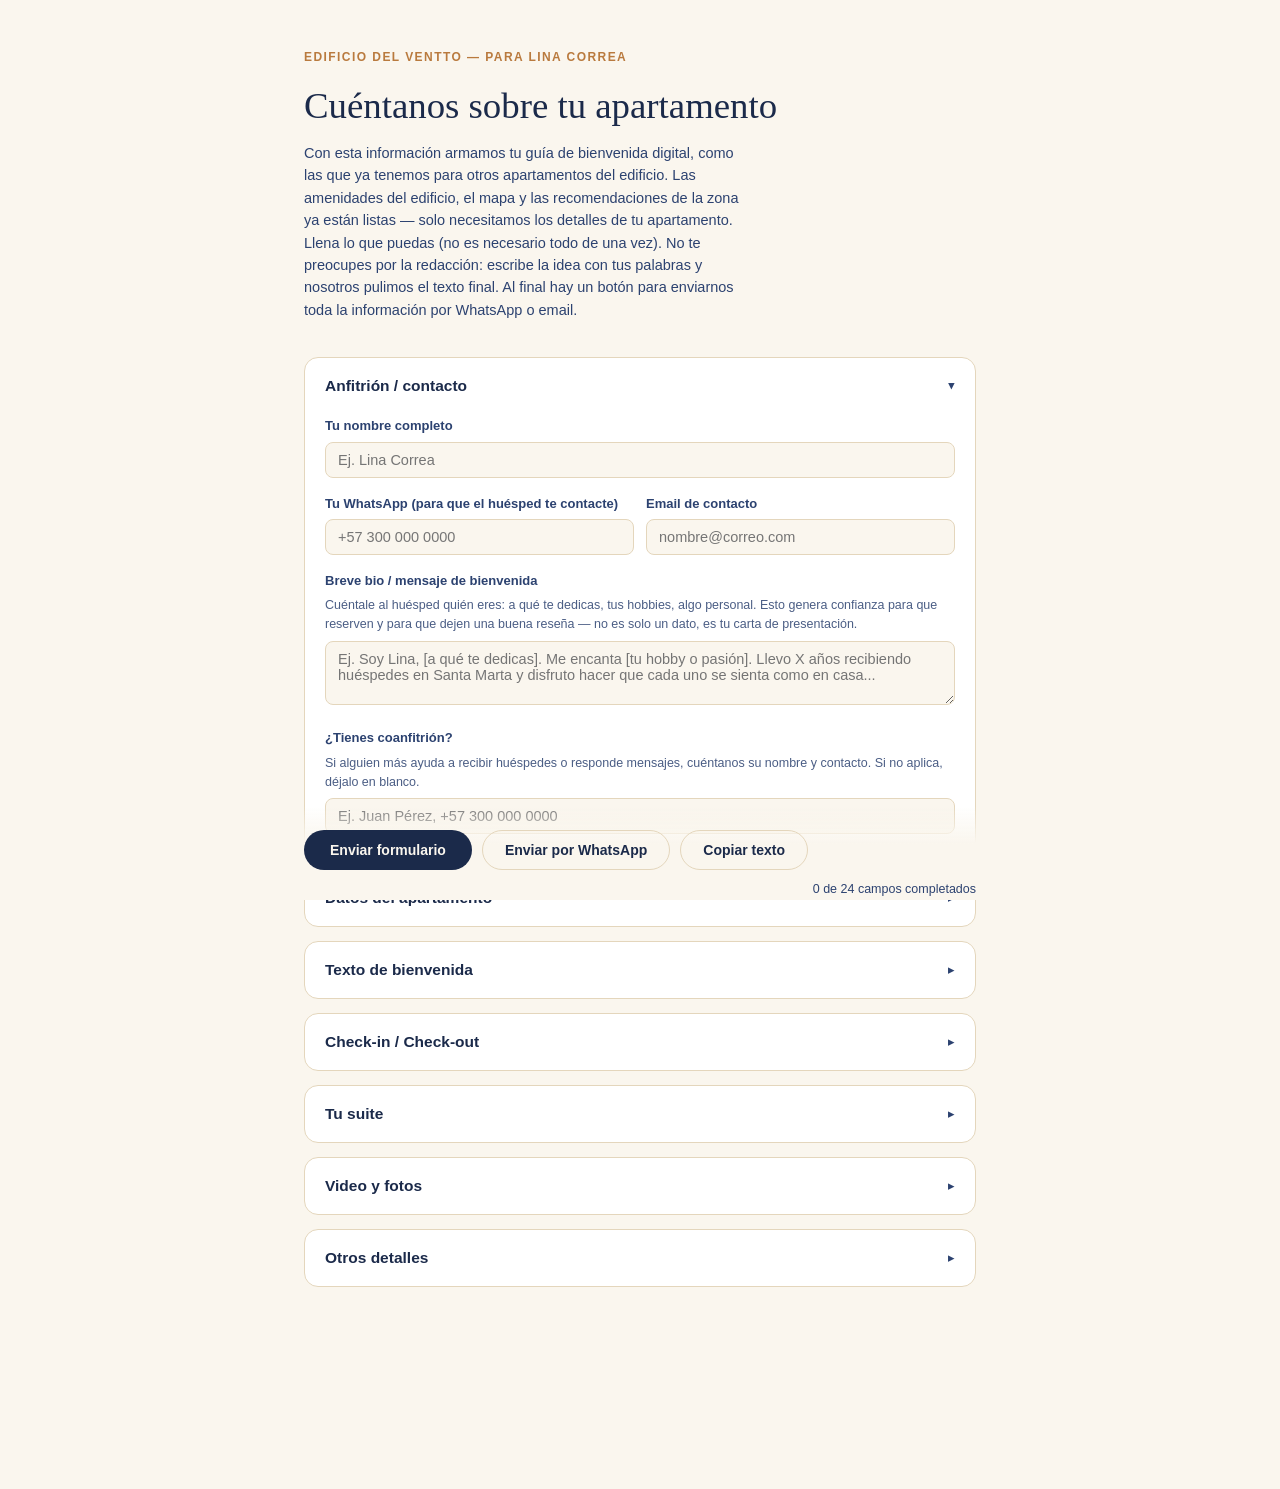
<file: lina/lina-form.html>
<!DOCTYPE html>
<html lang="es">
<head>
<meta charset="UTF-8">
<title>Del Ventto · Información para tu guía — Lina Correa</title>
<meta name="viewport" content="width=device-width, initial-scale=1.0">
<meta name="robots" content="noindex, nofollow">
<style>
:root{
  --ink:#1B2A4A;
  --ink-soft:#2C4270;
  --bg:#FAF6EE;
  --card:#FFFFFF;
  --line:#E4D6BC;
  --accent:#B97A3E;
  --accent-soft:#F1E4CE;
  --ok:#3B6D11;
}
@media (prefers-color-scheme: dark){
  :root{
    --ink:#F3EEE2;
    --ink-soft:#C9BFA6;
    --bg:#161C2B;
    --card:#1F2740;
    --line:#33405E;
    --accent:#D9A05B;
    --accent-soft:#3A2E1E;
    --ok:#9AD16A;
  }
}
:root[data-theme="dark"]{
  --ink:#F3EEE2; --ink-soft:#C9BFA6; --bg:#161C2B; --card:#1F2740; --line:#33405E; --accent:#D9A05B; --accent-soft:#3A2E1E; --ok:#9AD16A;
}
:root[data-theme="light"]{
  --ink:#1B2A4A; --ink-soft:#2C4270; --bg:#FAF6EE; --card:#FFFFFF; --line:#E4D6BC; --accent:#B97A3E; --accent-soft:#F1E4CE; --ok:#3B6D11;
}
*{box-sizing:border-box;}
body{
  margin:0;background:var(--bg);color:var(--ink);
  font-family:Georgia,'Iowan Old Style','Palatino Linotype',serif;
  line-height:1.55;
}
.wrap{max-width:720px;margin:0 auto;padding:48px 24px 80px;}
.eyebrow{
  font-family:-apple-system,BlinkMacSystemFont,'Segoe UI',sans-serif;
  font-size:12px;letter-spacing:.12em;text-transform:uppercase;color:var(--accent);
  font-weight:600;margin-bottom:10px;
}
h1{font-size:clamp(1.7rem,4vw,2.3rem);margin:0 0 8px;font-weight:400;text-wrap:balance;}
.sub{
  font-family:-apple-system,BlinkMacSystemFont,'Segoe UI',sans-serif;
  color:var(--ink-soft);font-size:14.5px;max-width:56ch;margin:0 0 36px;
}
.section{margin-bottom:14px;border:1px solid var(--line);border-radius:14px;background:var(--card);overflow:hidden;}
.section-head{
  display:flex;align-items:center;justify-content:space-between;gap:12px;
  padding:16px 20px;cursor:pointer;user-select:none;
  font-family:-apple-system,BlinkMacSystemFont,'Segoe UI',sans-serif;
}
.section-title{font-size:15.5px;font-weight:600;color:var(--ink);}
.section-count{font-size:12px;color:var(--ink-soft);}
.chev{transition:transform .2s;color:var(--ink-soft);font-size:13px;}
.section.open .chev{transform:rotate(90deg);}
.section-body{
  max-height:0;overflow:hidden;transition:max-height .3s ease;
  padding:0 20px;
}
.section.open .section-body{max-height:3000px;padding:2px 20px 20px;}
.field{margin-bottom:16px;}
.field:last-child{margin-bottom:0;}
label{
  display:block;font-family:-apple-system,BlinkMacSystemFont,'Segoe UI',sans-serif;
  font-size:13px;font-weight:600;color:var(--ink-soft);margin-bottom:5px;
}
.hint{
  font-family:-apple-system,BlinkMacSystemFont,'Segoe UI',sans-serif;
  font-size:12.5px;color:var(--ink-soft);opacity:.85;margin:2px 0 6px;
}
input[type=text],textarea{
  width:100%;border:1px solid var(--line);border-radius:8px;
  background:var(--bg);color:var(--ink);
  font-family:-apple-system,BlinkMacSystemFont,'Segoe UI',sans-serif;
  font-size:14.5px;padding:9px 12px;
}
textarea{resize:vertical;min-height:64px;}
input:focus,textarea:focus{outline:2px solid var(--accent);outline-offset:1px;}
.row2{display:grid;grid-template-columns:1fr 1fr;gap:12px;}
@media(max-width:480px){.row2{grid-template-columns:1fr;}}
.actions{
  position:sticky;bottom:0;margin-top:28px;
  background:linear-gradient(to bottom, transparent, var(--bg) 40%);
  padding-top:24px;display:flex;gap:10px;flex-wrap:wrap;align-items:center;
  font-family:-apple-system,BlinkMacSystemFont,'Segoe UI',sans-serif;
}
button.primary{
  background:var(--ink);color:var(--bg);border:none;border-radius:999px;
  padding:12px 26px;font-size:14px;font-weight:600;cursor:pointer;
}
button.primary:active{transform:scale(.98);}
button.secondary{
  background:transparent;color:var(--ink);border:1px solid var(--line);border-radius:999px;
  padding:11px 22px;font-size:14px;font-weight:600;cursor:pointer;
}
button.secondary:hover{background:var(--accent-soft);}
button.secondary:active{transform:scale(.98);}
.status{font-size:13px;color:var(--ok);opacity:0;transition:opacity .2s;}
.status.show{opacity:1;}
.progress{
  font-family:-apple-system,BlinkMacSystemFont,'Segoe UI',sans-serif;
  font-size:12.5px;color:var(--ink-soft);margin-left:auto;
}
.photo-item{
  display:flex;align-items:center;gap:10px;padding:8px 0;
  border-bottom:1px solid var(--line);font-family:-apple-system,BlinkMacSystemFont,'Segoe UI',sans-serif;
  font-size:14px;
}
.photo-item:last-child{border-bottom:none;}
.photo-item input[type=checkbox]{width:16px;height:16px;accent-color:var(--accent);flex:none;}
</style>
</head>
<body>

<div class="wrap">
  <div class="eyebrow">Edificio Del Ventto — para Lina Correa</div>
  <h1>Cuéntanos sobre tu apartamento</h1>
  <p class="sub">Con esta información armamos tu guía de bienvenida digital, como las que ya tenemos para otros apartamentos del edificio. Las amenidades del edificio, el mapa y las recomendaciones de la zona ya están listas — solo necesitamos los detalles de tu apartamento. Llena lo que puedas (no es necesario todo de una vez). No te preocupes por la redacción: escribe la idea con tus palabras y nosotros pulimos el texto final. Al final hay un botón para enviarnos toda la información por WhatsApp o email.</p>

  <div class="section open" data-section>
    <div class="section-head" onclick="toggleSection(this)">
      <span class="section-title">Anfitrión / contacto</span>
      <span class="chev">▸</span>
    </div>
    <div class="section-body">
      <div class="field"><label>Tu nombre completo</label><input type="text" data-key="Nombre del anfitrión" placeholder="Ej. Lina Correa"></div>
      <div class="row2">
        <div class="field"><label>Tu WhatsApp (para que el huésped te contacte)</label><input type="text" data-key="WhatsApp del anfitrión" placeholder="+57 300 000 0000"></div>
        <div class="field"><label>Email de contacto</label><input type="text" data-key="Email de contacto" placeholder="nombre@correo.com"></div>
      </div>
      <div class="field"><label>Breve bio / mensaje de bienvenida</label><div class="hint">Cuéntale al huésped quién eres: a qué te dedicas, tus hobbies, algo personal. Esto genera confianza para que reserven y para que dejen una buena reseña — no es solo un dato, es tu carta de presentación.</div><textarea data-key="Bio del anfitrión" placeholder="Ej. Soy Lina, [a qué te dedicas]. Me encanta [tu hobby o pasión]. Llevo X años recibiendo huéspedes en Santa Marta y disfruto hacer que cada uno se sienta como en casa..."></textarea></div>
      <div class="field"><label>¿Tienes coanfitrión?</label><div class="hint">Si alguien más ayuda a recibir huéspedes o responde mensajes, cuéntanos su nombre y contacto. Si no aplica, déjalo en blanco.</div><input type="text" data-key="Coanfitrión (nombre y contacto)" placeholder="Ej. Juan Pérez, +57 300 000 0000"></div>
    </div>
  </div>

  <div class="section" data-section>
    <div class="section-head" onclick="toggleSection(this)">
      <span class="section-title">Datos del apartamento</span>
      <span class="chev">▸</span>
    </div>
    <div class="section-body">
      <div class="field"><label>Nombre de la suite / apartamento</label><div class="hint">Así se llamará tu guía — aparece en el título, la portada y el pie de página. Ej: "Amarel Suite", "Suite Caribe Paz".</div><input type="text" data-key="Nombre de la suite" placeholder="Ej. Suite Lina"></div>
      <div class="row2">
        <div class="field"><label>Número de apto</label><input type="text" data-key="Número de apto" placeholder="Ej. 815"></div>
        <div class="field"><label>Piso</label><input type="text" data-key="Piso" placeholder="Ej. 8"></div>
      </div>
      <div class="field"><label>Torre</label><input type="text" data-key="Torre" placeholder="Ej. Torre 2, o déjalo en blanco si no aplica"></div>
      <div class="row2">
        <div class="field"><label>Red WiFi (SSID)</label><input type="text" data-key="Red WiFi" placeholder="Ej. Lina_815"></div>
        <div class="field"><label>Clave WiFi</label><input type="text" data-key="Clave WiFi" placeholder="Ej. caribe2024"></div>
      </div>
      <div class="field"><label>Política de mascotas</label><div class="hint">¿Se permiten? ¿Alguna condición o costo?</div><input type="text" data-key="Política de mascotas" placeholder="Ej. Se permiten mascotas pequeñas sin costo adicional"></div>
    </div>
  </div>

  <div class="section" data-section>
    <div class="section-head" onclick="toggleSection(this)">
      <span class="section-title">Texto de bienvenida</span>
      <span class="chev">▸</span>
    </div>
    <div class="section-body">
      <div class="hint" style="margin-bottom:10px;">Escribe con tus palabras, sin presión — nosotros ajustamos la redacción al final.</div>
      <div class="field"><label>Frase corta de portada (una línea)</label><div class="hint">Aparece justo debajo del título en la portada. Corta y llamativa.</div><input type="text" data-key="Frase corta de portada" placeholder="Ej. Una suite luminosa con balcón sobre las piscinas, a pasos del Caribe."></div>
      <div class="field"><label>2-3 destacados cortos para la portada</label><div class="hint">Frases muy cortas que aparecen como insignias en la portada. Sepáralas con una coma.</div><input type="text" data-key="Destacados de portada" placeholder="Ej. Balcón con vista a las piscinas, Cocina totalmente equipada"></div>
      <div class="field"><label>Párrafo 1 — describe el apartamento, el balcón/vista y lo que lo hace especial</label><textarea data-key="Bienvenida - párrafo 1" placeholder="Ej. Un refugio frente al mar en el corazón de Santa Marta..."></textarea></div>
      <div class="field"><label>Párrafo 2 — qué hacer en Santa Marta y tu mensaje de bienvenida</label><textarea data-key="Bienvenida - párrafo 2" placeholder="Ej. Deseamos que tu estadía sea inolvidable..."></textarea></div>
    </div>
  </div>

  <div class="section" data-section>
    <div class="section-head" onclick="toggleSection(this)">
      <span class="section-title">Check-in / Check-out</span>
      <span class="chev">▸</span>
    </div>
    <div class="section-body">
      <div class="row2">
        <div class="field"><label>Hora de check-in</label><input type="text" data-key="Hora de check-in" placeholder="Ej. 3:00 PM"></div>
        <div class="field"><label>Hora de check-out</label><input type="text" data-key="Hora de check-out" placeholder="Ej. 11:30 AM"></div>
      </div>
      <div class="field"><label>¿El proceso de llegada es el estándar del edificio?</label><div class="hint">Estándar: el huésped llega a recepción, presenta identificación y confirmación de reserva, y le enviamos por WhatsApp la clave digital de la cerradura. Si tu apartamento funciona diferente (llave física, portero, etc.), descríbelo aquí.</div><textarea data-key="Proceso de llegada (si es diferente)" placeholder="Ej. Es el estándar del edificio / o describe la diferencia"></textarea></div>
    </div>
  </div>

  <div class="section" data-section>
    <div class="section-head" onclick="toggleSection(this)">
      <span class="section-title">Tu suite</span>
      <span class="chev">▸</span>
    </div>
    <div class="section-body">
      <div class="row2">
        <div class="field"><label>Camas (tipo y cantidad)</label><input type="text" data-key="Camas" placeholder="Ej. 1 cama queen + sofá cama"></div>
        <div class="field"><label>Vista o feature principal</label><input type="text" data-key="Vista o feature" placeholder="Ej. Vista al mar / a la Sierra"></div>
      </div>
      <div class="field"><label>Otras comodidades destacadas</label><input type="text" data-key="Otras comodidades" placeholder="Ej. Jacuzzi, escritorio, balcón con mesa para dos"></div>
    </div>
  </div>

  <div class="section" data-section>
    <div class="section-head" onclick="toggleSection(this)">
      <span class="section-title">Video y fotos</span>
      <span class="chev">▸</span>
    </div>
    <div class="section-body">
      <div class="field">
        <label>Fotos y video del apartamento</label>
        <div class="hint">Ya te dejamos lista una carpeta de Google Drive. Solo entra al enlace y sube ahí tus fotos y el video del apartamento — no necesitas crear nada.</div>
        <a href="https://drive.google.com/drive/folders/1uf0IKrdHwL6ynDqjRTA0EbHIvdL4cEPS?usp=sharing" target="_blank" rel="noopener" style="display:inline-flex;align-items:center;gap:8px;background:var(--accent);color:#fff;text-decoration:none;padding:10px 18px;border-radius:999px;font-family:-apple-system,BlinkMacSystemFont,'Segoe UI',sans-serif;font-size:13.5px;font-weight:600;">📁 Abrir carpeta de Drive</a>
      </div>
      <div class="field"><label>¿Tienes un video recorrido del apartamento?</label><input type="text" data-key="Video recorrido" placeholder="Ej. Sí, está en el Drive / No, hay que grabarlo"></div>
    </div>
  </div>

  <div class="section" data-section>
    <div class="section-head" onclick="toggleSection(this)">
      <span class="section-title">Otros detalles</span>
      <span class="chev">▸</span>
    </div>
    <div class="section-body">
      <div class="field"><label>Algo más que debamos saber</label><div class="hint">Instrucciones especiales, objetos frágiles, reglas propias del apto que no sean las estándar del edificio, etc.</div><textarea data-key="Otros detalles" placeholder="Escribe aquí..."></textarea></div>
    </div>
  </div>

  <div class="actions">
    <button class="primary" id="submit-btn" onclick="submitForm()">Enviar formulario</button>
    <button class="secondary" onclick="sendWhatsApp()">Enviar por WhatsApp</button>
    <button class="secondary" onclick="copyAll()">Copiar texto</button>
    <span class="status" id="status">Copiado ✓</span>
    <span class="progress" id="progress"></span>
  </div>
</div>

<script>
function toggleSection(head){
  head.parentElement.classList.toggle('open');
}
function updateProgress(){
  const inputs=[...document.querySelectorAll('[data-key]')];
  const filled=inputs.filter(i=>i.value.trim().length>0).length;
  document.getElementById('progress').textContent=filled+' de '+inputs.length+' campos completados';
}
document.querySelectorAll('[data-key]').forEach(el=>el.addEventListener('input',updateProgress));
updateProgress();

function buildText(){
  const lines=['Del Ventto — Información de Lina Correa',''];
  document.querySelectorAll('[data-key]').forEach(el=>{
    const v=el.value.trim();
    if(v) lines.push(el.dataset.key+': '+v);
  });
  const photos=[...document.querySelectorAll('[data-photo]')].filter(c=>c.checked).map(c=>c.dataset.photo);
  if(photos.length){
    lines.push('');
    lines.push('Fotos que enviaré:');
    photos.forEach(p=>lines.push('- '+p));
  }
  return lines.join('\n');
}
function flashStatus(msg){
  const s=document.getElementById('status');
  s.textContent=msg;
  s.classList.add('show');
  setTimeout(()=>s.classList.remove('show'),2200);
}
function copyAll(){
  navigator.clipboard.writeText(buildText()).then(()=>flashStatus('Copiado ✓'));
}
function sendWhatsApp(){
  const text=buildText();
  window.open('https://wa.me/573502053147?text='+encodeURIComponent(text),'_blank');
}
const WEB3FORMS_KEY='6979f913-1573-41ce-bbdd-1df63fa27f73';
async function submitForm(){
  const btn=document.getElementById('submit-btn');
  const text=buildText();
  btn.disabled=true;
  btn.textContent='Enviando...';
  try{
    const res=await fetch('https://api.web3forms.com/submit',{
      method:'POST',
      headers:{'Content-Type':'application/json'},
      body:JSON.stringify({
        access_key:WEB3FORMS_KEY,
        subject:'Del Ventto — Información de Lina Correa',
        from_name:'Lina Correa (Formulario Del Ventto)',
        email:'team@77rentals.com',
        message:text,
      }),
    });
    const data=await res.json();
    if(data.success){
      btn.textContent='¡Enviado! ✓';
      flashStatus('Enviado — ¡gracias! 🙌');
    } else {
      throw new Error(data.message||'error');
    }
  } catch(e){
    btn.disabled=false;
    btn.textContent='Enviar formulario';
    flashStatus('No se pudo enviar — intenta con WhatsApp');
  }
}
</script>
</body>
</html>
</file>
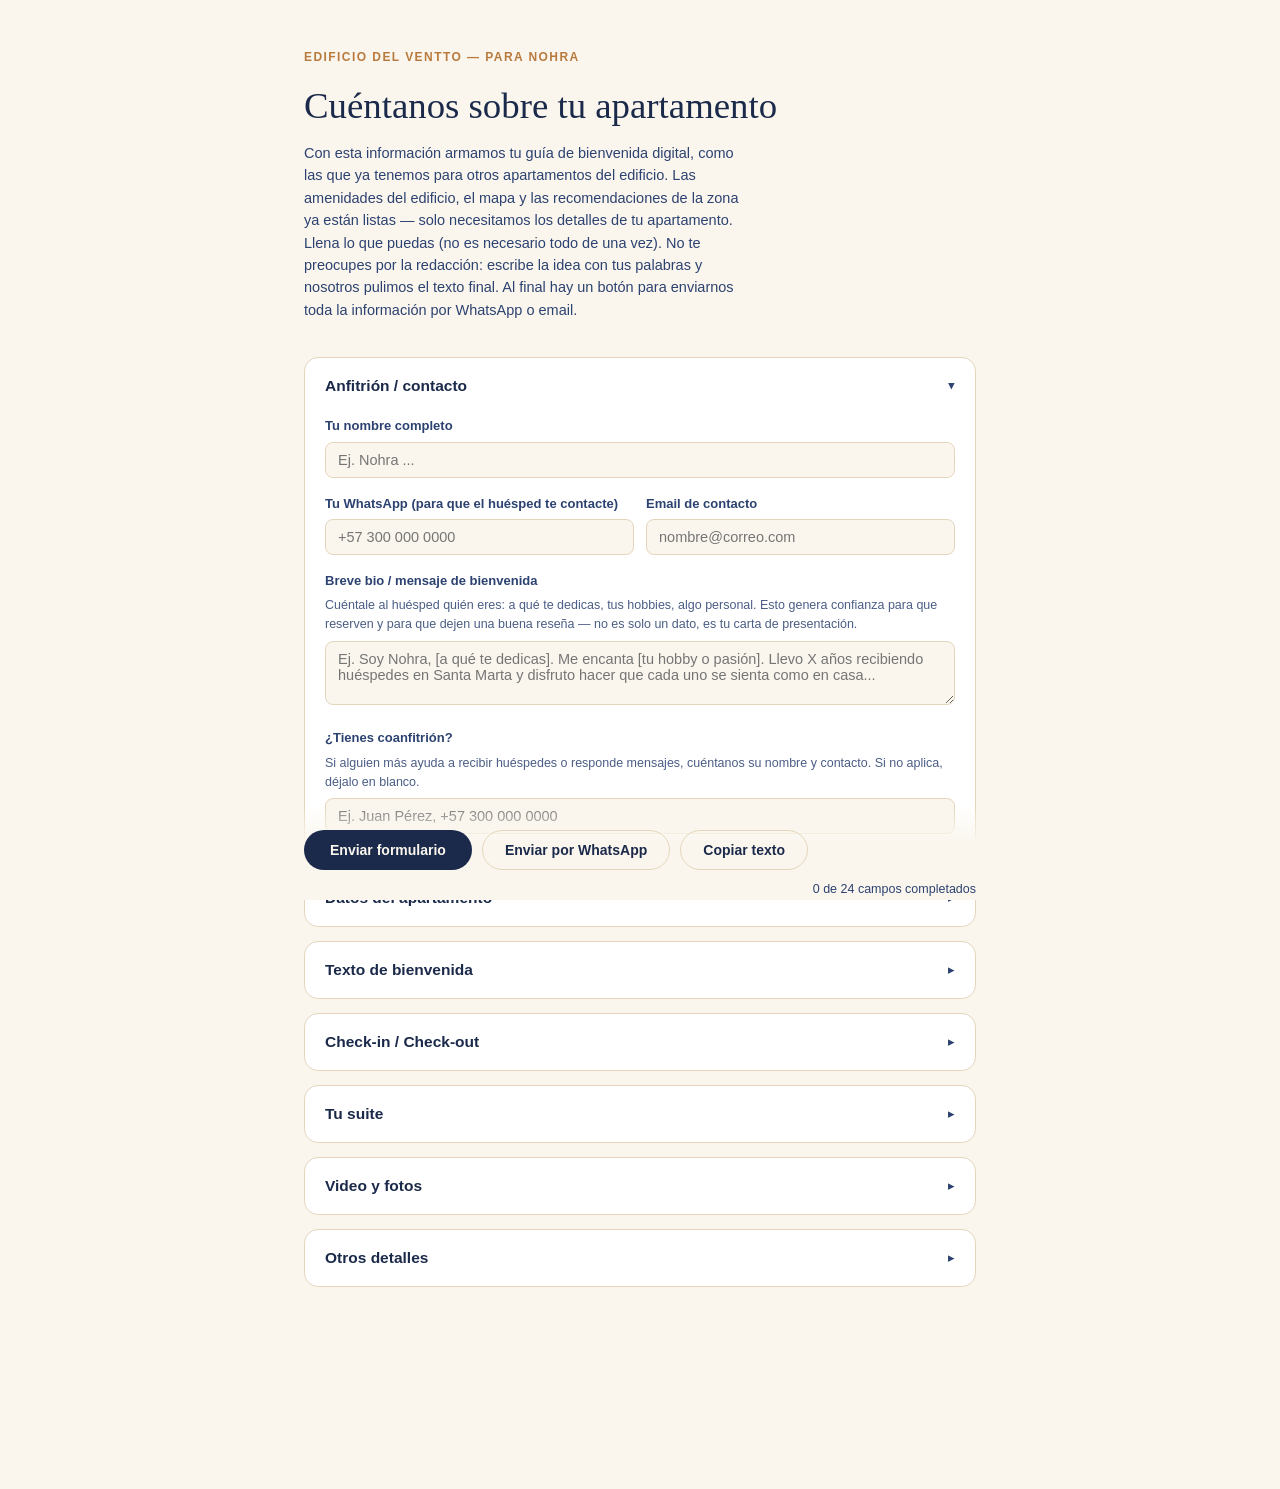
<file: nohra/nohra-form.html>
<!DOCTYPE html>
<html lang="es">
<head>
<meta charset="UTF-8">
<title>Del Ventto · Información para tu guía — Nohra</title>
<meta name="viewport" content="width=device-width, initial-scale=1.0">
<meta name="robots" content="noindex, nofollow">
<style>
:root{
  --ink:#1B2A4A;
  --ink-soft:#2C4270;
  --bg:#FAF6EE;
  --card:#FFFFFF;
  --line:#E4D6BC;
  --accent:#B97A3E;
  --accent-soft:#F1E4CE;
  --ok:#3B6D11;
}
@media (prefers-color-scheme: dark){
  :root{
    --ink:#F3EEE2;
    --ink-soft:#C9BFA6;
    --bg:#161C2B;
    --card:#1F2740;
    --line:#33405E;
    --accent:#D9A05B;
    --accent-soft:#3A2E1E;
    --ok:#9AD16A;
  }
}
:root[data-theme="dark"]{
  --ink:#F3EEE2; --ink-soft:#C9BFA6; --bg:#161C2B; --card:#1F2740; --line:#33405E; --accent:#D9A05B; --accent-soft:#3A2E1E; --ok:#9AD16A;
}
:root[data-theme="light"]{
  --ink:#1B2A4A; --ink-soft:#2C4270; --bg:#FAF6EE; --card:#FFFFFF; --line:#E4D6BC; --accent:#B97A3E; --accent-soft:#F1E4CE; --ok:#3B6D11;
}
*{box-sizing:border-box;}
body{
  margin:0;background:var(--bg);color:var(--ink);
  font-family:Georgia,'Iowan Old Style','Palatino Linotype',serif;
  line-height:1.55;
}
.wrap{max-width:720px;margin:0 auto;padding:48px 24px 80px;}
.eyebrow{
  font-family:-apple-system,BlinkMacSystemFont,'Segoe UI',sans-serif;
  font-size:12px;letter-spacing:.12em;text-transform:uppercase;color:var(--accent);
  font-weight:600;margin-bottom:10px;
}
h1{font-size:clamp(1.7rem,4vw,2.3rem);margin:0 0 8px;font-weight:400;text-wrap:balance;}
.sub{
  font-family:-apple-system,BlinkMacSystemFont,'Segoe UI',sans-serif;
  color:var(--ink-soft);font-size:14.5px;max-width:56ch;margin:0 0 36px;
}
.section{margin-bottom:14px;border:1px solid var(--line);border-radius:14px;background:var(--card);overflow:hidden;}
.section-head{
  display:flex;align-items:center;justify-content:space-between;gap:12px;
  padding:16px 20px;cursor:pointer;user-select:none;
  font-family:-apple-system,BlinkMacSystemFont,'Segoe UI',sans-serif;
}
.section-title{font-size:15.5px;font-weight:600;color:var(--ink);}
.section-count{font-size:12px;color:var(--ink-soft);}
.chev{transition:transform .2s;color:var(--ink-soft);font-size:13px;}
.section.open .chev{transform:rotate(90deg);}
.section-body{
  max-height:0;overflow:hidden;transition:max-height .3s ease;
  padding:0 20px;
}
.section.open .section-body{max-height:3000px;padding:2px 20px 20px;}
.field{margin-bottom:16px;}
.field:last-child{margin-bottom:0;}
label{
  display:block;font-family:-apple-system,BlinkMacSystemFont,'Segoe UI',sans-serif;
  font-size:13px;font-weight:600;color:var(--ink-soft);margin-bottom:5px;
}
.hint{
  font-family:-apple-system,BlinkMacSystemFont,'Segoe UI',sans-serif;
  font-size:12.5px;color:var(--ink-soft);opacity:.85;margin:2px 0 6px;
}
input[type=text],textarea{
  width:100%;border:1px solid var(--line);border-radius:8px;
  background:var(--bg);color:var(--ink);
  font-family:-apple-system,BlinkMacSystemFont,'Segoe UI',sans-serif;
  font-size:14.5px;padding:9px 12px;
}
textarea{resize:vertical;min-height:64px;}
input:focus,textarea:focus{outline:2px solid var(--accent);outline-offset:1px;}
.row2{display:grid;grid-template-columns:1fr 1fr;gap:12px;}
@media(max-width:480px){.row2{grid-template-columns:1fr;}}
.actions{
  position:sticky;bottom:0;margin-top:28px;
  background:linear-gradient(to bottom, transparent, var(--bg) 40%);
  padding-top:24px;display:flex;gap:10px;flex-wrap:wrap;align-items:center;
  font-family:-apple-system,BlinkMacSystemFont,'Segoe UI',sans-serif;
}
button.primary{
  background:var(--ink);color:var(--bg);border:none;border-radius:999px;
  padding:12px 26px;font-size:14px;font-weight:600;cursor:pointer;
}
button.primary:active{transform:scale(.98);}
button.secondary{
  background:transparent;color:var(--ink);border:1px solid var(--line);border-radius:999px;
  padding:11px 22px;font-size:14px;font-weight:600;cursor:pointer;
}
button.secondary:hover{background:var(--accent-soft);}
button.secondary:active{transform:scale(.98);}
.status{font-size:13px;color:var(--ok);opacity:0;transition:opacity .2s;}
.status.show{opacity:1;}
.progress{
  font-family:-apple-system,BlinkMacSystemFont,'Segoe UI',sans-serif;
  font-size:12.5px;color:var(--ink-soft);margin-left:auto;
}
.photo-item{
  display:flex;align-items:center;gap:10px;padding:8px 0;
  border-bottom:1px solid var(--line);font-family:-apple-system,BlinkMacSystemFont,'Segoe UI',sans-serif;
  font-size:14px;
}
.photo-item:last-child{border-bottom:none;}
.photo-item input[type=checkbox]{width:16px;height:16px;accent-color:var(--accent);flex:none;}
</style>
</head>
<body>

<div class="wrap">
  <div class="eyebrow">Edificio Del Ventto — para Nohra</div>
  <h1>Cuéntanos sobre tu apartamento</h1>
  <p class="sub">Con esta información armamos tu guía de bienvenida digital, como las que ya tenemos para otros apartamentos del edificio. Las amenidades del edificio, el mapa y las recomendaciones de la zona ya están listas — solo necesitamos los detalles de tu apartamento. Llena lo que puedas (no es necesario todo de una vez). No te preocupes por la redacción: escribe la idea con tus palabras y nosotros pulimos el texto final. Al final hay un botón para enviarnos toda la información por WhatsApp o email.</p>

  <div class="section open" data-section>
    <div class="section-head" onclick="toggleSection(this)">
      <span class="section-title">Anfitrión / contacto</span>
      <span class="chev">▸</span>
    </div>
    <div class="section-body">
      <div class="field"><label>Tu nombre completo</label><input type="text" data-key="Nombre del anfitrión" placeholder="Ej. Nohra ..."></div>
      <div class="row2">
        <div class="field"><label>Tu WhatsApp (para que el huésped te contacte)</label><input type="text" data-key="WhatsApp del anfitrión" placeholder="+57 300 000 0000"></div>
        <div class="field"><label>Email de contacto</label><input type="text" data-key="Email de contacto" placeholder="nombre@correo.com"></div>
      </div>
      <div class="field"><label>Breve bio / mensaje de bienvenida</label><div class="hint">Cuéntale al huésped quién eres: a qué te dedicas, tus hobbies, algo personal. Esto genera confianza para que reserven y para que dejen una buena reseña — no es solo un dato, es tu carta de presentación.</div><textarea data-key="Bio del anfitrión" placeholder="Ej. Soy Nohra, [a qué te dedicas]. Me encanta [tu hobby o pasión]. Llevo X años recibiendo huéspedes en Santa Marta y disfruto hacer que cada uno se sienta como en casa..."></textarea></div>
      <div class="field"><label>¿Tienes coanfitrión?</label><div class="hint">Si alguien más ayuda a recibir huéspedes o responde mensajes, cuéntanos su nombre y contacto. Si no aplica, déjalo en blanco.</div><input type="text" data-key="Coanfitrión (nombre y contacto)" placeholder="Ej. Juan Pérez, +57 300 000 0000"></div>
    </div>
  </div>

  <div class="section" data-section>
    <div class="section-head" onclick="toggleSection(this)">
      <span class="section-title">Datos del apartamento</span>
      <span class="chev">▸</span>
    </div>
    <div class="section-body">
      <div class="field"><label>Nombre de la suite / apartamento</label><div class="hint">Así se llamará tu guía — aparece en el título, la portada y el pie de página. Ej: "Amarel Suite", "Suite Caribe Paz".</div><input type="text" data-key="Nombre de la suite" placeholder="Ej. Nohra Suite"></div>
      <div class="row2">
        <div class="field"><label>Número de apto</label><input type="text" data-key="Número de apto" placeholder="Ej. 815"></div>
        <div class="field"><label>Piso</label><input type="text" data-key="Piso" placeholder="Ej. 8"></div>
      </div>
      <div class="field"><label>Torre</label><input type="text" data-key="Torre" placeholder="Ej. Torre 2, o déjalo en blanco si no aplica"></div>
      <div class="row2">
        <div class="field"><label>Red WiFi (SSID)</label><input type="text" data-key="Red WiFi" placeholder="Ej. Nohra_815"></div>
        <div class="field"><label>Clave WiFi</label><input type="text" data-key="Clave WiFi" placeholder="Ej. caribe2024"></div>
      </div>
      <div class="field"><label>Política de mascotas</label><div class="hint">¿Se permiten? ¿Alguna condición o costo?</div><input type="text" data-key="Política de mascotas" placeholder="Ej. Se permiten mascotas pequeñas sin costo adicional"></div>
    </div>
  </div>

  <div class="section" data-section>
    <div class="section-head" onclick="toggleSection(this)">
      <span class="section-title">Texto de bienvenida</span>
      <span class="chev">▸</span>
    </div>
    <div class="section-body">
      <div class="hint" style="margin-bottom:10px;">Escribe con tus palabras, sin presión — nosotros ajustamos la redacción al final.</div>
      <div class="field"><label>Frase corta de portada (una línea)</label><div class="hint">Aparece justo debajo del título en la portada. Corta y llamativa.</div><input type="text" data-key="Frase corta de portada" placeholder="Ej. Una suite luminosa con balcón sobre las piscinas, a pasos del Caribe."></div>
      <div class="field"><label>2-3 destacados cortos para la portada</label><div class="hint">Frases muy cortas que aparecen como insignias en la portada. Sepáralas con una coma.</div><input type="text" data-key="Destacados de portada" placeholder="Ej. Balcón con vista a las piscinas, Cocina totalmente equipada"></div>
      <div class="field"><label>Párrafo 1 — describe el apartamento, el balcón/vista y lo que lo hace especial</label><textarea data-key="Bienvenida - párrafo 1" placeholder="Ej. Un refugio frente al mar en el corazón de Santa Marta..."></textarea></div>
      <div class="field"><label>Párrafo 2 — qué hacer en Santa Marta y tu mensaje de bienvenida</label><textarea data-key="Bienvenida - párrafo 2" placeholder="Ej. Deseamos que tu estadía sea inolvidable..."></textarea></div>
    </div>
  </div>

  <div class="section" data-section>
    <div class="section-head" onclick="toggleSection(this)">
      <span class="section-title">Check-in / Check-out</span>
      <span class="chev">▸</span>
    </div>
    <div class="section-body">
      <div class="row2">
        <div class="field"><label>Hora de check-in</label><input type="text" data-key="Hora de check-in" placeholder="Ej. 3:00 PM"></div>
        <div class="field"><label>Hora de check-out</label><input type="text" data-key="Hora de check-out" placeholder="Ej. 11:30 AM"></div>
      </div>
      <div class="field"><label>¿El proceso de llegada es el estándar del edificio?</label><div class="hint">Estándar: el huésped llega a recepción, presenta identificación y confirmación de reserva, y le enviamos por WhatsApp la clave digital de la cerradura. Si tu apartamento funciona diferente (llave física, portero, etc.), descríbelo aquí.</div><textarea data-key="Proceso de llegada (si es diferente)" placeholder="Ej. Es el estándar del edificio / o describe la diferencia"></textarea></div>
    </div>
  </div>

  <div class="section" data-section>
    <div class="section-head" onclick="toggleSection(this)">
      <span class="section-title">Tu suite</span>
      <span class="chev">▸</span>
    </div>
    <div class="section-body">
      <div class="row2">
        <div class="field"><label>Camas (tipo y cantidad)</label><input type="text" data-key="Camas" placeholder="Ej. 1 cama queen + sofá cama"></div>
        <div class="field"><label>Vista o feature principal</label><input type="text" data-key="Vista o feature" placeholder="Ej. Vista al mar / a la Sierra"></div>
      </div>
      <div class="field"><label>Otras comodidades destacadas</label><input type="text" data-key="Otras comodidades" placeholder="Ej. Jacuzzi, escritorio, balcón con mesa para dos"></div>
    </div>
  </div>

  <div class="section" data-section>
    <div class="section-head" onclick="toggleSection(this)">
      <span class="section-title">Video y fotos</span>
      <span class="chev">▸</span>
    </div>
    <div class="section-body">
      <div class="field">
        <label>Fotos y video del apartamento</label>
        <div class="hint">Ya te dejamos lista una carpeta de Google Drive. Solo entra al enlace y sube ahí tus fotos y el video del apartamento — no necesitas crear nada.</div>
        <a href="https://drive.google.com/drive/folders/1NB2R0eHDHHLhjRnPas6C_nGMbdMJXUYx?usp=sharing" target="_blank" rel="noopener" style="display:inline-flex;align-items:center;gap:8px;background:var(--accent);color:#fff;text-decoration:none;padding:10px 18px;border-radius:999px;font-family:-apple-system,BlinkMacSystemFont,'Segoe UI',sans-serif;font-size:13.5px;font-weight:600;">📁 Abrir carpeta de Drive</a>
      </div>
      <div class="field"><label>¿Tienes un video recorrido del apartamento?</label><input type="text" data-key="Video recorrido" placeholder="Ej. Sí, está en el Drive / No, hay que grabarlo"></div>
    </div>
  </div>

  <div class="section" data-section>
    <div class="section-head" onclick="toggleSection(this)">
      <span class="section-title">Otros detalles</span>
      <span class="chev">▸</span>
    </div>
    <div class="section-body">
      <div class="field"><label>Algo más que debamos saber</label><div class="hint">Instrucciones especiales, objetos frágiles, reglas propias del apto que no sean las estándar del edificio, etc.</div><textarea data-key="Otros detalles" placeholder="Escribe aquí..."></textarea></div>
    </div>
  </div>

  <div class="actions">
    <button class="primary" id="submit-btn" onclick="submitForm()">Enviar formulario</button>
    <button class="secondary" onclick="sendWhatsApp()">Enviar por WhatsApp</button>
    <button class="secondary" onclick="copyAll()">Copiar texto</button>
    <span class="status" id="status">Copiado ✓</span>
    <span class="progress" id="progress"></span>
  </div>
</div>

<script>
function toggleSection(head){
  head.parentElement.classList.toggle('open');
}
function updateProgress(){
  const inputs=[...document.querySelectorAll('[data-key]')];
  const filled=inputs.filter(i=>i.value.trim().length>0).length;
  document.getElementById('progress').textContent=filled+' de '+inputs.length+' campos completados';
}
document.querySelectorAll('[data-key]').forEach(el=>el.addEventListener('input',updateProgress));
updateProgress();

function buildText(){
  const lines=['Del Ventto — Información de Nohra',''];
  document.querySelectorAll('[data-key]').forEach(el=>{
    const v=el.value.trim();
    if(v) lines.push(el.dataset.key+': '+v);
  });
  const photos=[...document.querySelectorAll('[data-photo]')].filter(c=>c.checked).map(c=>c.dataset.photo);
  if(photos.length){
    lines.push('');
    lines.push('Fotos que enviaré:');
    photos.forEach(p=>lines.push('- '+p));
  }
  return lines.join('\n');
}
function flashStatus(msg){
  const s=document.getElementById('status');
  s.textContent=msg;
  s.classList.add('show');
  setTimeout(()=>s.classList.remove('show'),2200);
}
function copyAll(){
  navigator.clipboard.writeText(buildText()).then(()=>flashStatus('Copiado ✓'));
}
function sendWhatsApp(){
  const text=buildText();
  window.open('https://wa.me/573502053147?text='+encodeURIComponent(text),'_blank');
}
const WEB3FORMS_KEY='6979f913-1573-41ce-bbdd-1df63fa27f73';
async function submitForm(){
  const btn=document.getElementById('submit-btn');
  const text=buildText();
  btn.disabled=true;
  btn.textContent='Enviando...';
  try{
    const res=await fetch('https://api.web3forms.com/submit',{
      method:'POST',
      headers:{'Content-Type':'application/json'},
      body:JSON.stringify({
        access_key:WEB3FORMS_KEY,
        subject:'Del Ventto — Información de Nohra',
        from_name:'Nohra (Formulario Del Ventto)',
        email:'team@77rentals.com',
        message:text,
      }),
    });
    const data=await res.json();
    if(data.success){
      btn.textContent='¡Enviado! ✓';
      flashStatus('Enviado — ¡gracias! 🙌');
    } else {
      throw new Error(data.message||'error');
    }
  } catch(e){
    btn.disabled=false;
    btn.textContent='Enviar formulario';
    flashStatus('No se pudo enviar — intenta con WhatsApp');
  }
}
</script>
</body>
</html>
</file>
